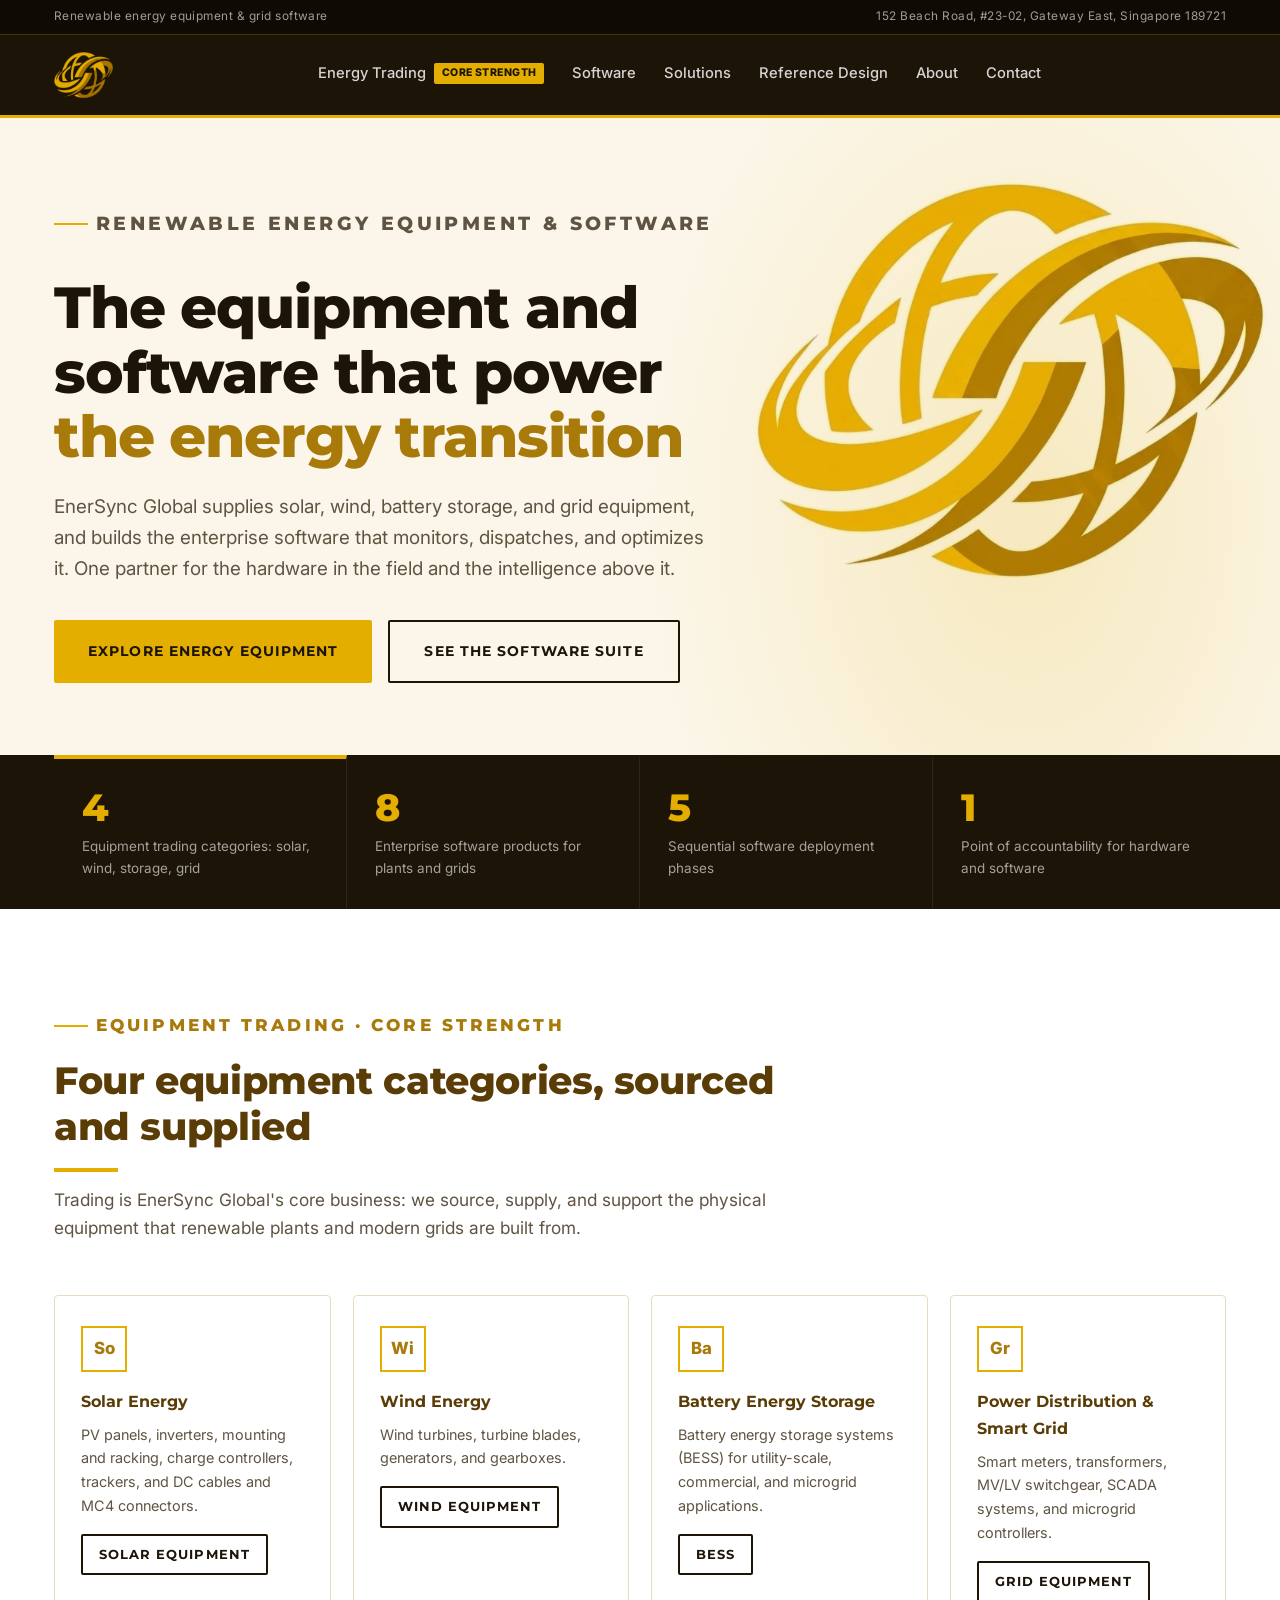
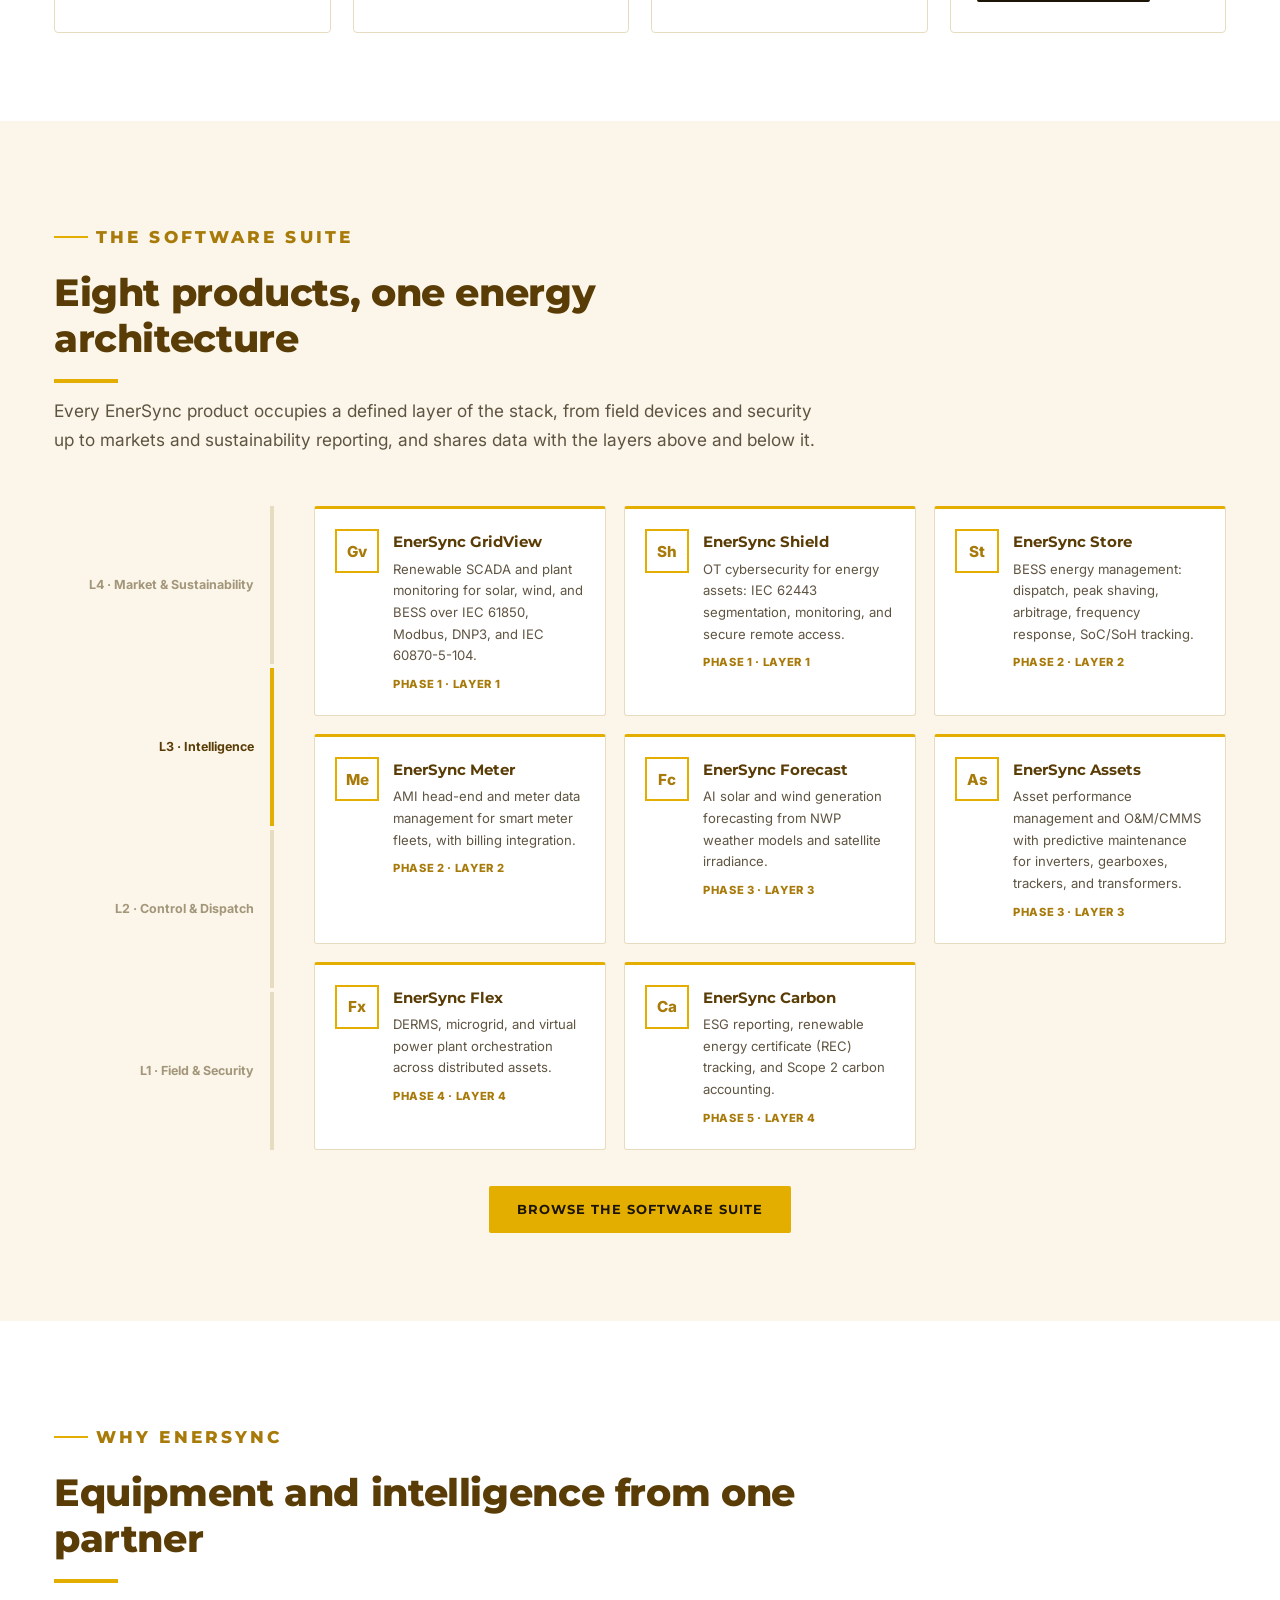
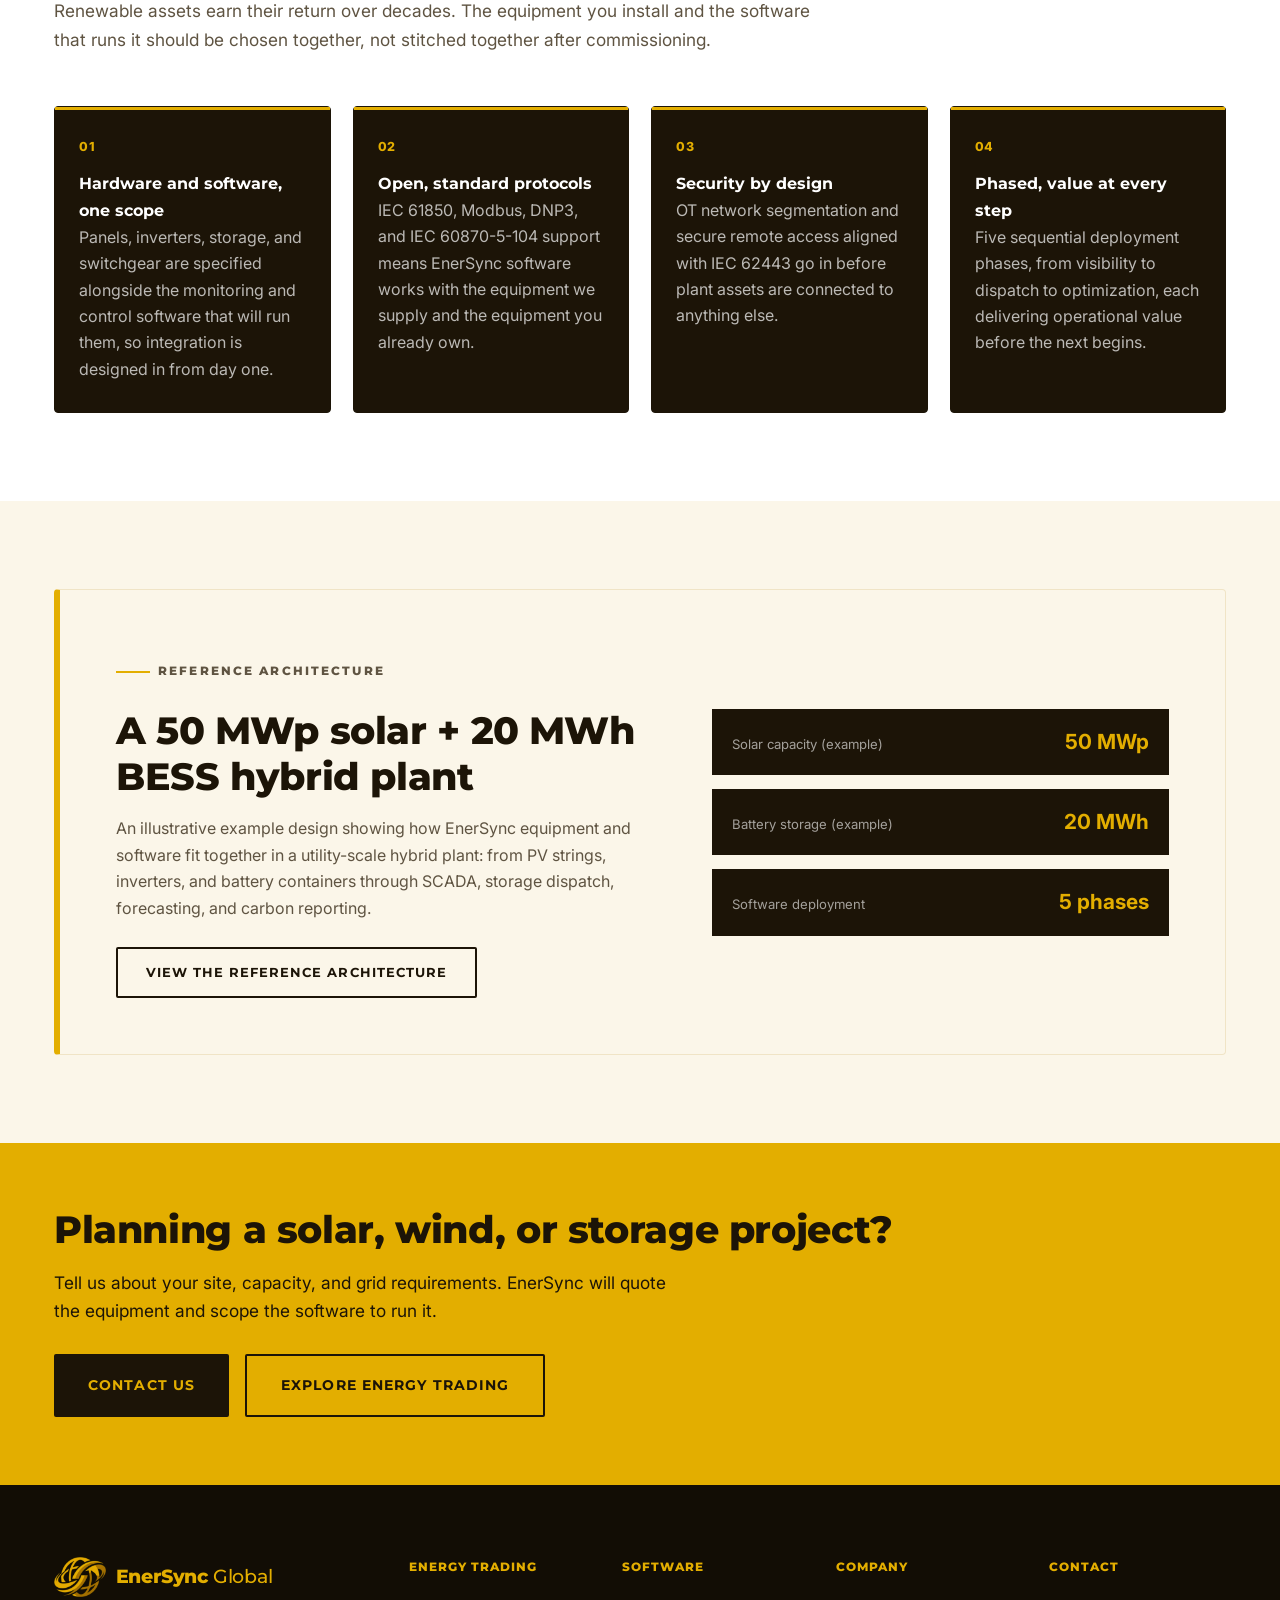
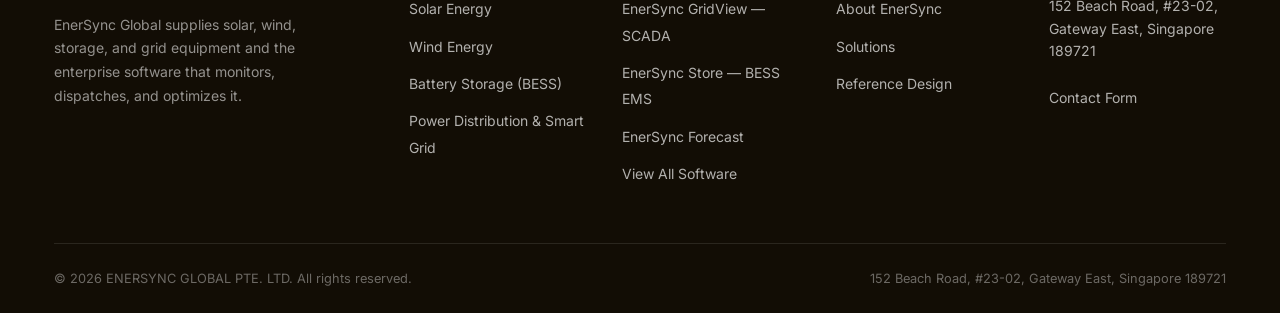
<file: index.html>
<!DOCTYPE html>
<html lang="en">
<head>
<meta charset="UTF-8">
<meta name="viewport" content="width=device-width, initial-scale=1.0">
<title>EnerSync Global | Renewable Energy Equipment &amp; Energy Software</title>
<meta name="description" content="EnerSync Global supplies solar, wind, battery energy storage, and smart grid equipment, and builds enterprise software for renewable plants and grids.">
<link rel="icon" type="image/png" href="images/favicon.png">
<link rel="preconnect" href="https://fonts.googleapis.com">
<link rel="preconnect" href="https://fonts.gstatic.com" crossorigin>
<link href="https://fonts.googleapis.com/css2?family=Inter:wght@400;500;600;700&family=Montserrat:wght@500;600;700;800&display=swap" rel="stylesheet">
<link rel="stylesheet" href="css/style.css">
</head>
<body>

<header class="site-header">
  <div class="topbar">
    <div class="wrap topbar-row">
      <span>Renewable energy equipment &amp; grid software</span>
      <span>152 Beach Road, #23-02, Gateway East, Singapore 189721</span>
    </div>
  </div>
  <div class="wrap header-row">
    <a href="index.html" class="brand-mark">
      <img src="images/logo-mark.png" alt="EnerSync Global logo">
      <span class="brand-word"><strong>EnerSync</strong> Global</span>
    </a>
    <nav class="main-nav">
      <a href="trading.html" class="nav-featured">Energy Trading <span class="nav-featured-tag">Core Strength</span></a>
      <a href="products.html">Software</a>
      <a href="solutions.html">Solutions</a>
      <a href="case-study.html">Reference Design</a>
      <a href="about.html">About</a>
      <a href="contact.html">Contact</a>
    </nav>
    <div class="header-actions">
      <button class="nav-toggle" aria-label="Toggle navigation menu" aria-expanded="false">
        <span></span><span></span><span></span>
      </button>
    </div>
  </div>
</header>

<main>

  <!-- HERO -->
  <section class="intro-hero">
    <div class="wrap">
      <div class="intro-hero-inner">
        <p class="eyebrow">Renewable Energy Equipment &amp; Software</p>
        <h1>The equipment and software that power <em>the energy transition</em></h1>
        <p>EnerSync Global supplies solar, wind, battery storage, and grid equipment, and builds the enterprise software that monitors, dispatches, and optimizes it. One partner for the hardware in the field and the intelligence above it.</p>
        <div class="intro-hero-ctas">
          <a href="trading.html" class="btn btn-fill btn-lg">Explore Energy Equipment</a>
          <a href="products.html" class="btn btn-ghost btn-lg">See the Software Suite</a>
        </div>
      </div>
    </div>
    <div class="metric-strip">
      <div class="wrap">
        <div class="metric-grid">
          <div class="metric-cell">
            <div class="metric-value"><span>4</span></div>
            <div class="metric-caption">Equipment trading categories: solar, wind, storage, grid</div>
          </div>
          <div class="metric-cell">
            <div class="metric-value"><span>8</span></div>
            <div class="metric-caption">Enterprise software products for plants and grids</div>
          </div>
          <div class="metric-cell">
            <div class="metric-value"><span>5</span></div>
            <div class="metric-caption">Sequential software deployment phases</div>
          </div>
          <div class="metric-cell">
            <div class="metric-value"><span>1</span></div>
            <div class="metric-caption">Point of accountability for hardware and software</div>
          </div>
        </div>
      </div>
    </div>
  </section>

  <!-- TRADING -->
  <section class="block">
    <div class="wrap">
      <div class="head-block centered">
        <p class="eyebrow">Equipment Trading · Core Strength</p>
        <h2>Four equipment categories, sourced and supplied</h2>
        <p>Trading is EnerSync Global's core business: we source, supply, and support the physical equipment that renewable plants and modern grids are built from.</p>
      </div>
      <div class="division-grid">
        <div class="division-card">
          <div class="division-card-mark">So</div>
          <h4>Solar Energy</h4>
          <p>PV panels, inverters, mounting and racking, charge controllers, trackers, and DC cables and MC4 connectors.</p>
          <a href="trading.html#solar" class="btn btn-line">Solar Equipment</a>
        </div>
        <div class="division-card">
          <div class="division-card-mark">Wi</div>
          <h4>Wind Energy</h4>
          <p>Wind turbines, turbine blades, generators, and gearboxes.</p>
          <a href="trading.html#wind" class="btn btn-line">Wind Equipment</a>
        </div>
        <div class="division-card">
          <div class="division-card-mark">Ba</div>
          <h4>Battery Energy Storage</h4>
          <p>Battery energy storage systems (BESS) for utility-scale, commercial, and microgrid applications.</p>
          <a href="trading.html#bess" class="btn btn-line">BESS</a>
        </div>
        <div class="division-card">
          <div class="division-card-mark">Gr</div>
          <h4>Power Distribution &amp; Smart Grid</h4>
          <p>Smart meters, transformers, MV/LV switchgear, SCADA systems, and microgrid controllers.</p>
          <a href="trading.html#grid" class="btn btn-line">Grid Equipment</a>
        </div>
      </div>
    </div>
  </section>

  <!-- SOFTWARE SUITE / 4-LAYER ARCHITECTURE -->
  <section class="block block-alt">
    <div class="wrap">
      <div class="head-block centered">
        <p class="eyebrow">The Software Suite</p>
        <h2>Eight products, one energy architecture</h2>
        <p>Every EnerSync product occupies a defined layer of the stack, from field devices and security up to markets and sustainability reporting, and shares data with the layers above and below it.</p>
      </div>
      <div class="stack-visual">
        <div class="stack-rail" aria-hidden="true">
          <div class="stack-rail-item">L4 · Market &amp; Sustainability</div>
          <div class="stack-rail-item is-current">L3 · Intelligence</div>
          <div class="stack-rail-item">L2 · Control &amp; Dispatch</div>
          <div class="stack-rail-item">L1 · Field &amp; Security</div>
        </div>
        <div class="suite-grid">
          <div class="suite-tile">
            <div class="suite-tile-mark">Gv</div>
            <div>
              <h4>EnerSync GridView</h4>
              <p>Renewable SCADA and plant monitoring for solar, wind, and BESS over IEC 61850, Modbus, DNP3, and IEC 60870-5-104.</p>
              <span class="suite-tile-phase">Phase 1 · Layer 1</span>
            </div>
          </div>
          <div class="suite-tile">
            <div class="suite-tile-mark">Sh</div>
            <div>
              <h4>EnerSync Shield</h4>
              <p>OT cybersecurity for energy assets: IEC 62443 segmentation, monitoring, and secure remote access.</p>
              <span class="suite-tile-phase">Phase 1 · Layer 1</span>
            </div>
          </div>
          <div class="suite-tile">
            <div class="suite-tile-mark">St</div>
            <div>
              <h4>EnerSync Store</h4>
              <p>BESS energy management: dispatch, peak shaving, arbitrage, frequency response, SoC/SoH tracking.</p>
              <span class="suite-tile-phase">Phase 2 · Layer 2</span>
            </div>
          </div>
          <div class="suite-tile">
            <div class="suite-tile-mark">Me</div>
            <div>
              <h4>EnerSync Meter</h4>
              <p>AMI head-end and meter data management for smart meter fleets, with billing integration.</p>
              <span class="suite-tile-phase">Phase 2 · Layer 2</span>
            </div>
          </div>
          <div class="suite-tile">
            <div class="suite-tile-mark">Fc</div>
            <div>
              <h4>EnerSync Forecast</h4>
              <p>AI solar and wind generation forecasting from NWP weather models and satellite irradiance.</p>
              <span class="suite-tile-phase">Phase 3 · Layer 3</span>
            </div>
          </div>
          <div class="suite-tile">
            <div class="suite-tile-mark">As</div>
            <div>
              <h4>EnerSync Assets</h4>
              <p>Asset performance management and O&amp;M/CMMS with predictive maintenance for inverters, gearboxes, trackers, and transformers.</p>
              <span class="suite-tile-phase">Phase 3 · Layer 3</span>
            </div>
          </div>
          <div class="suite-tile">
            <div class="suite-tile-mark">Fx</div>
            <div>
              <h4>EnerSync Flex</h4>
              <p>DERMS, microgrid, and virtual power plant orchestration across distributed assets.</p>
              <span class="suite-tile-phase">Phase 4 · Layer 4</span>
            </div>
          </div>
          <div class="suite-tile">
            <div class="suite-tile-mark">Ca</div>
            <div>
              <h4>EnerSync Carbon</h4>
              <p>ESG reporting, renewable energy certificate (REC) tracking, and Scope 2 carbon accounting.</p>
              <span class="suite-tile-phase">Phase 5 · Layer 4</span>
            </div>
          </div>
        </div>
      </div>
      <div class="center" style="margin-top:36px;">
        <a href="products.html" class="btn btn-fill">Browse the Software Suite</a>
      </div>
    </div>
  </section>

  <!-- WHY ENERSYNC -->
  <section class="block">
    <div class="wrap">
      <div class="head-block centered">
        <p class="eyebrow">Why EnerSync</p>
        <h2>Equipment and intelligence from one partner</h2>
        <p>Renewable assets earn their return over decades. The equipment you install and the software that runs it should be chosen together, not stitched together after commissioning.</p>
      </div>
      <div class="diff-grid">
        <div class="diff-card">
          <span class="diff-num">01</span>
          <h4>Hardware and software, one scope</h4>
          <p>Panels, inverters, storage, and switchgear are specified alongside the monitoring and control software that will run them, so integration is designed in from day one.</p>
        </div>
        <div class="diff-card">
          <span class="diff-num">02</span>
          <h4>Open, standard protocols</h4>
          <p>IEC 61850, Modbus, DNP3, and IEC 60870-5-104 support means EnerSync software works with the equipment we supply and the equipment you already own.</p>
        </div>
        <div class="diff-card">
          <span class="diff-num">03</span>
          <h4>Security by design</h4>
          <p>OT network segmentation and secure remote access aligned with IEC 62443 go in before plant assets are connected to anything else.</p>
        </div>
        <div class="diff-card">
          <span class="diff-num">04</span>
          <h4>Phased, value at every step</h4>
          <p>Five sequential deployment phases, from visibility to dispatch to optimization, each delivering operational value before the next begins.</p>
        </div>
      </div>
    </div>
  </section>

  <!-- REFERENCE ARCHITECTURE TEASER -->
  <section class="block block-alt">
    <div class="wrap">
      <div class="teaser-panel">
        <div class="teaser-copy">
          <p class="eyebrow">Reference Architecture</p>
          <h2>A 50 MWp solar + 20 MWh BESS hybrid plant</h2>
          <p>An illustrative example design showing how EnerSync equipment and software fit together in a utility-scale hybrid plant: from PV strings, inverters, and battery containers through SCADA, storage dispatch, forecasting, and carbon reporting.</p>
          <a href="case-study.html" class="btn btn-line">View the Reference Architecture</a>
        </div>
        <div class="teaser-figures">
          <div class="teaser-figure"><span>Solar capacity (example)</span><strong>50 MWp</strong></div>
          <div class="teaser-figure"><span>Battery storage (example)</span><strong>20 MWh</strong></div>
          <div class="teaser-figure"><span>Software deployment</span><strong>5 phases</strong></div>
        </div>
      </div>
    </div>
  </section>

  <section class="cta-banner">
    <div class="wrap">
      <h2>Planning a solar, wind, or storage project?</h2>
      <p>Tell us about your site, capacity, and grid requirements. EnerSync will quote the equipment and scope the software to run it.</p>
      <div class="cta-banner-actions">
        <a href="contact.html" class="btn btn-fill btn-lg">Contact Us</a>
        <a href="trading.html" class="btn btn-ghost btn-lg">Explore Energy Trading</a>
      </div>
    </div>
  </section>

</main>

<footer class="site-footer">
  <div class="wrap">
    <div class="footer-grid">
      <div class="footer-brand">
        <div class="footer-logo"><img src="images/logo-mark.png" alt="EnerSync Global logo"><span class="brand-word"><strong>EnerSync</strong> Global</span></div>
        <p>EnerSync Global supplies solar, wind, storage, and grid equipment and the enterprise software that monitors, dispatches, and optimizes it.</p>
      </div>
      <div class="footer-col">
        <h5>Energy Trading</h5>
        <ul>
          <li><a href="trading.html#solar">Solar Energy</a></li>
          <li><a href="trading.html#wind">Wind Energy</a></li>
          <li><a href="trading.html#bess">Battery Storage (BESS)</a></li>
          <li><a href="trading.html#grid">Power Distribution &amp; Smart Grid</a></li>
        </ul>
      </div>
      <div class="footer-col">
        <h5>Software</h5>
        <ul>
          <li><a href="products.html">EnerSync GridView — SCADA</a></li>
          <li><a href="products.html">EnerSync Store — BESS EMS</a></li>
          <li><a href="products.html">EnerSync Forecast</a></li>
          <li><a href="products.html">View All Software</a></li>
        </ul>
      </div>
      <div class="footer-col">
        <h5>Company</h5>
        <ul>
          <li><a href="about.html">About EnerSync</a></li>
          <li><a href="solutions.html">Solutions</a></li>
          <li><a href="case-study.html">Reference Design</a></li>
        </ul>
      </div>
      <div class="footer-col">
        <h5>Contact</h5>
        <ul>
          <li class="footer-address">152 Beach Road, #23-02, Gateway East, Singapore 189721</li>
          <li><a href="mailto:"></a></li>
          <li><a href="contact.html">Contact Form</a></li>
        </ul>
      </div>
    </div>
    <div class="footer-base">
      <p>&copy; 2026 ENERSYNC GLOBAL PTE. LTD. All rights reserved.</p>
      <p>152 Beach Road, #23-02, Gateway East, Singapore 189721</p>
    </div>
  </div>
</footer>

<script src="js/main.js"></script>
</body>
</html>
</file>
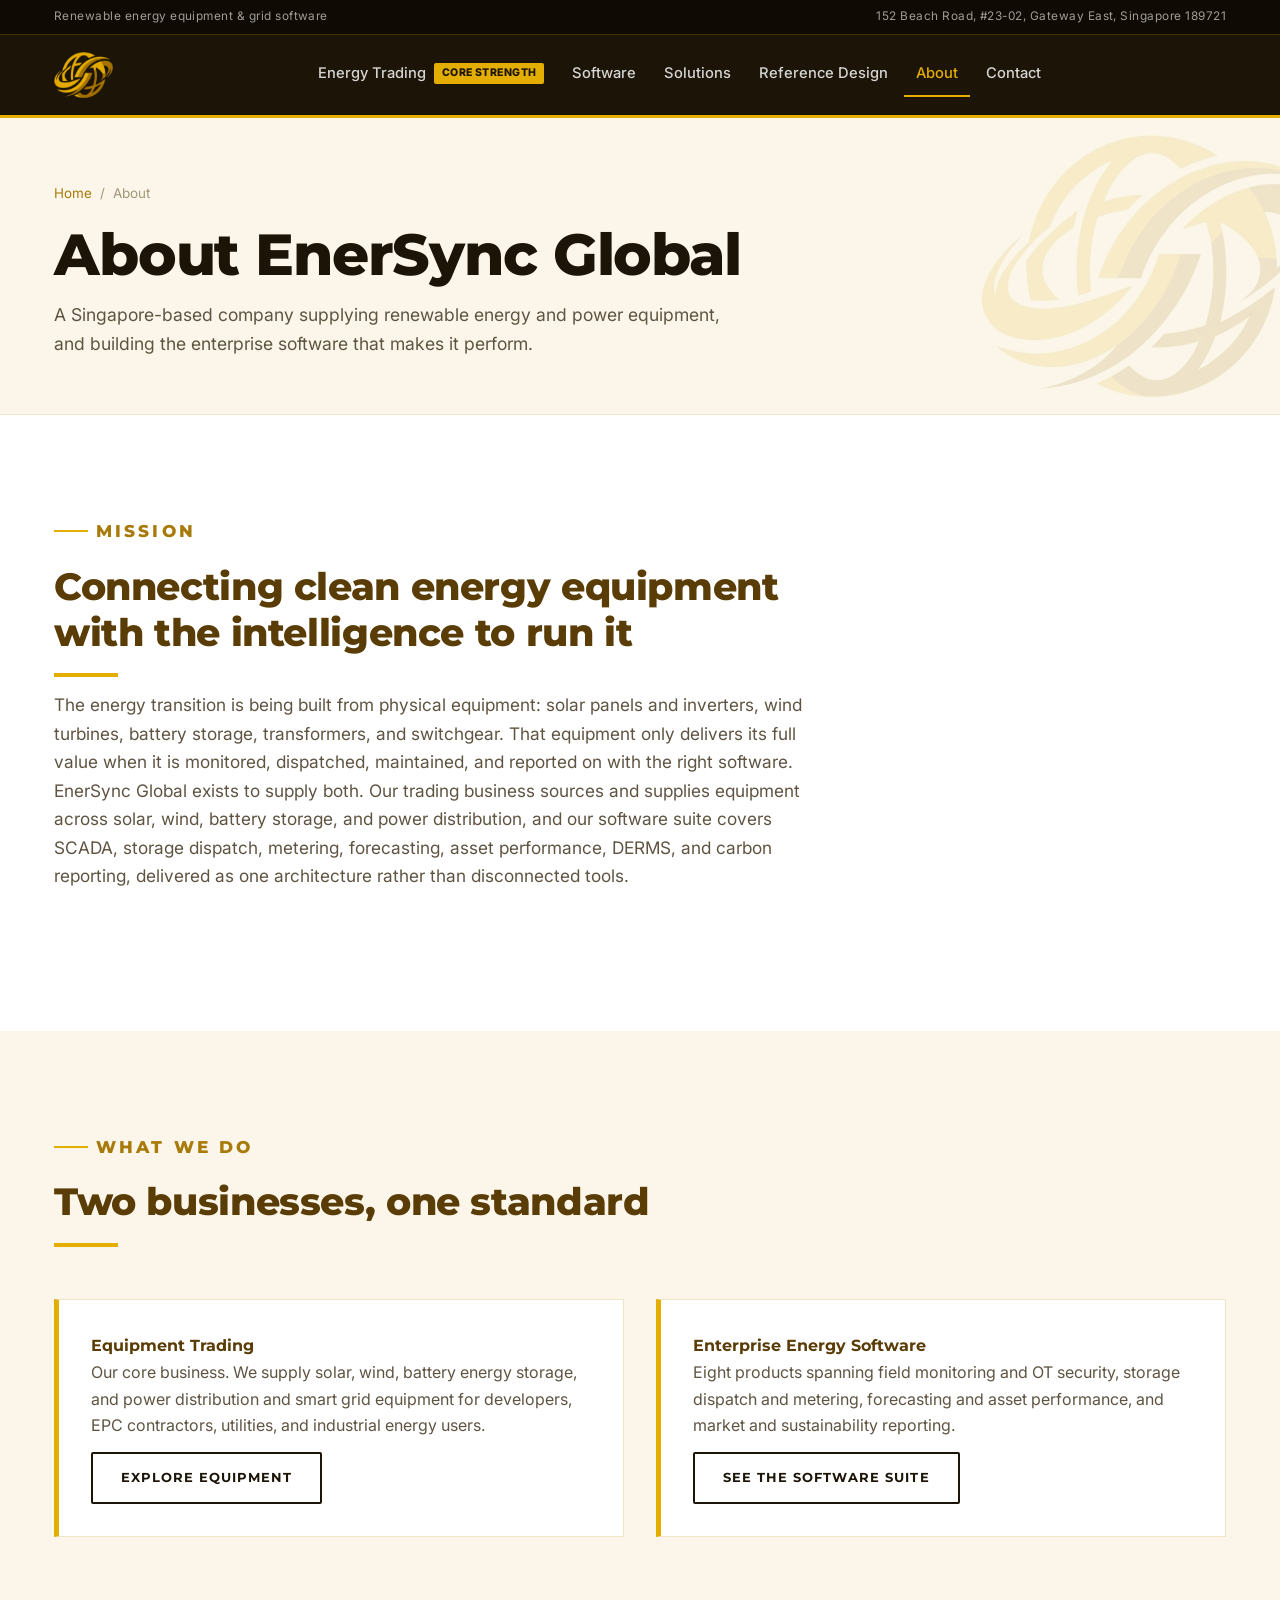
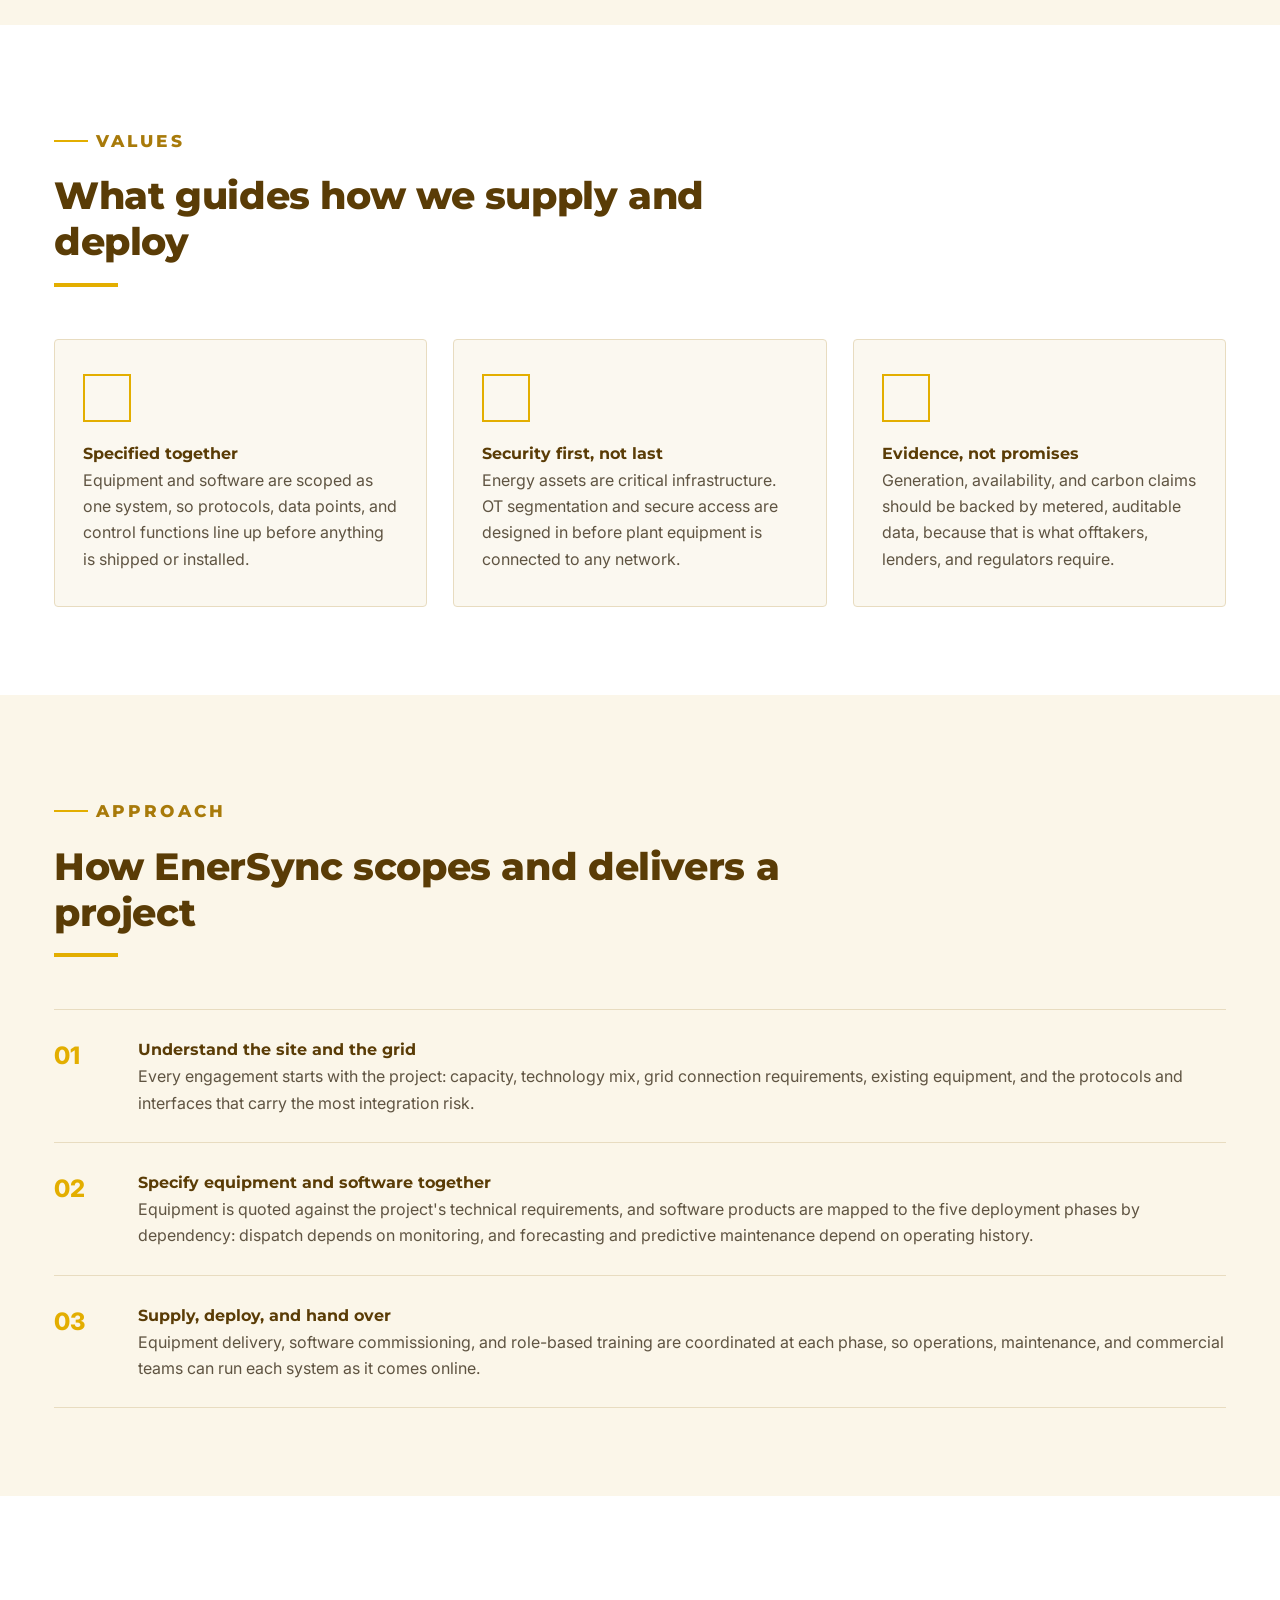
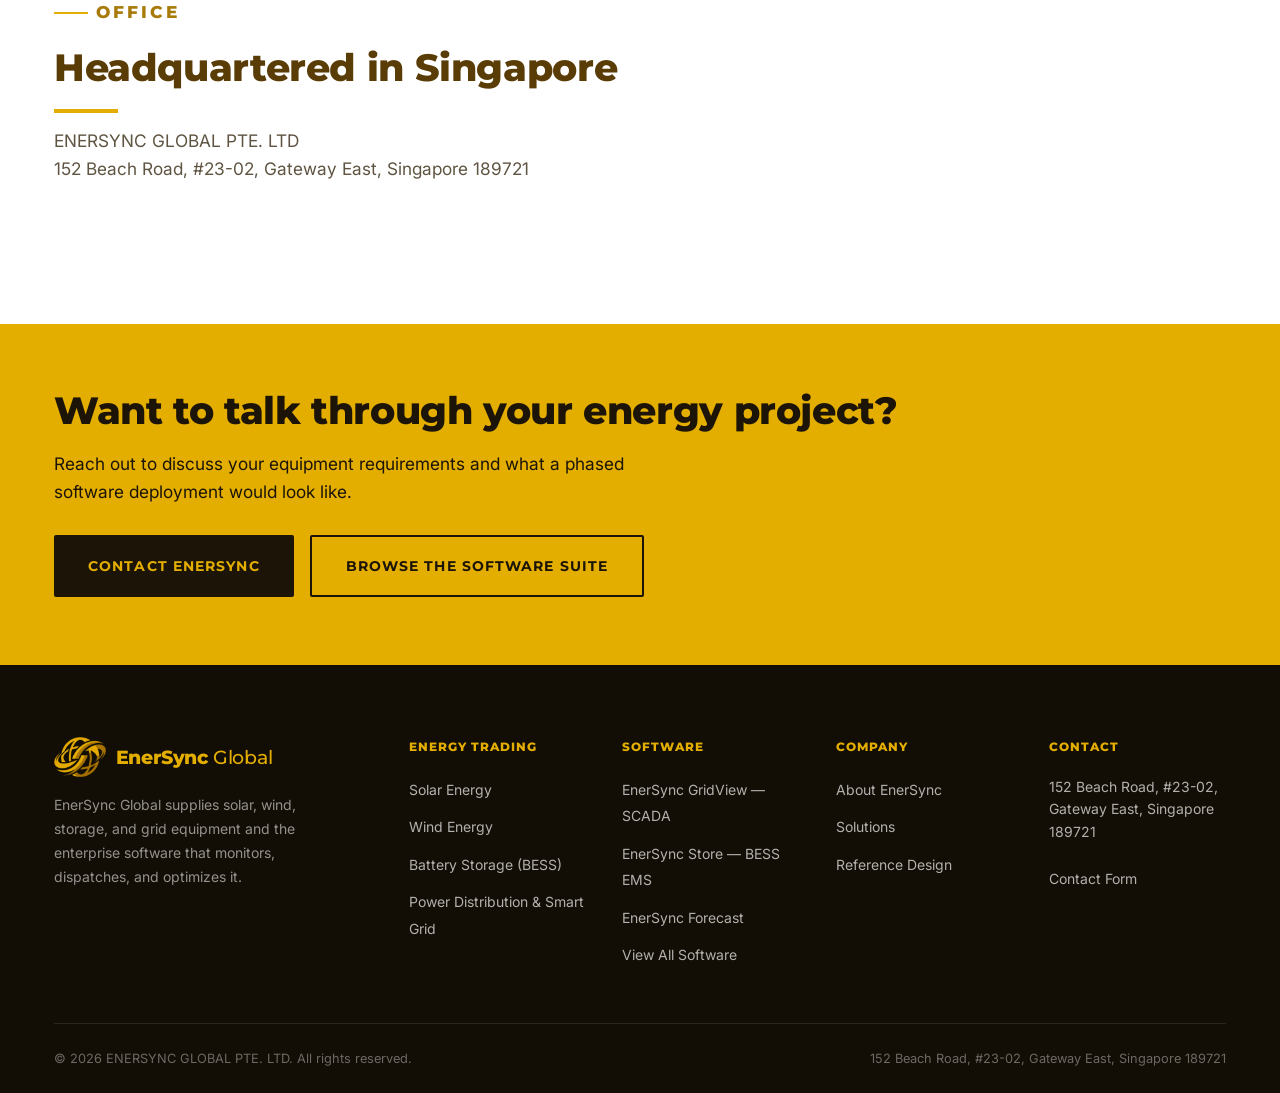
<file: about.html>
<!DOCTYPE html>
<html lang="en">
<head>
<meta charset="UTF-8">
<meta name="viewport" content="width=device-width, initial-scale=1.0">
<title>About | EnerSync Global</title>
<meta name="description" content="EnerSync Global is a Singapore-based company supplying renewable energy and power equipment and building enterprise software for renewable plants and grids.">
<link rel="icon" type="image/png" href="images/favicon.png">
<link rel="preconnect" href="https://fonts.googleapis.com">
<link rel="preconnect" href="https://fonts.gstatic.com" crossorigin>
<link href="https://fonts.googleapis.com/css2?family=Inter:wght@400;500;600;700&family=Montserrat:wght@500;600;700;800&display=swap" rel="stylesheet">
<link rel="stylesheet" href="css/style.css">
</head>
<body>

<header class="site-header">
  <div class="topbar">
    <div class="wrap topbar-row">
      <span>Renewable energy equipment &amp; grid software</span>
      <span>152 Beach Road, #23-02, Gateway East, Singapore 189721</span>
    </div>
  </div>
  <div class="wrap header-row">
    <a href="index.html" class="brand-mark">
      <img src="images/logo-mark.png" alt="EnerSync Global logo">
      <span class="brand-word"><strong>EnerSync</strong> Global</span>
    </a>
    <nav class="main-nav">
      <a href="trading.html" class="nav-featured">Energy Trading <span class="nav-featured-tag">Core Strength</span></a>
      <a href="products.html">Software</a>
      <a href="solutions.html">Solutions</a>
      <a href="case-study.html">Reference Design</a>
      <a href="about.html">About</a>
      <a href="contact.html">Contact</a>
    </nav>
    <div class="header-actions">
      <button class="nav-toggle" aria-label="Toggle navigation menu" aria-expanded="false">
        <span></span><span></span><span></span>
      </button>
    </div>
  </div>
</header>

<main>

  <section class="page-intro">
    <div class="wrap">
      <div class="crumb-trail"><a href="index.html">Home</a><span>/</span><span>About</span></div>
      <h1>About EnerSync Global</h1>
      <p>A Singapore-based company supplying renewable energy and power equipment, and building the enterprise software that makes it perform.</p>
    </div>
  </section>

  <section class="block">
    <div class="wrap">
      <div class="head-block">
        <p class="eyebrow">Mission</p>
        <h2>Connecting clean energy equipment with the intelligence to run it</h2>
        <p style="max-width:760px; margin-top:14px;">The energy transition is being built from physical equipment: solar panels and inverters, wind turbines, battery storage, transformers, and switchgear. That equipment only delivers its full value when it is monitored, dispatched, maintained, and reported on with the right software. EnerSync Global exists to supply both. Our trading business sources and supplies equipment across solar, wind, battery storage, and power distribution, and our software suite covers SCADA, storage dispatch, metering, forecasting, asset performance, DERMS, and carbon reporting, delivered as one architecture rather than disconnected tools.</p>
      </div>
    </div>
  </section>

  <section class="block block-alt">
    <div class="wrap">
      <div class="head-block centered">
        <p class="eyebrow">What We Do</p>
        <h2>Two businesses, one standard</h2>
      </div>
      <div class="tile-row-2">
        <div class="callout-block">
          <h4>Equipment Trading</h4>
          <p>Our core business. We supply solar, wind, battery energy storage, and power distribution and smart grid equipment for developers, EPC contractors, utilities, and industrial energy users.</p>
          <p style="margin-top:14px;"><a href="trading.html" class="btn btn-line">Explore Equipment</a></p>
        </div>
        <div class="callout-block">
          <h4>Enterprise Energy Software</h4>
          <p>Eight products spanning field monitoring and OT security, storage dispatch and metering, forecasting and asset performance, and market and sustainability reporting.</p>
          <p style="margin-top:14px;"><a href="products.html" class="btn btn-line">See the Software Suite</a></p>
        </div>
      </div>
    </div>
  </section>

  <section class="block">
    <div class="wrap">
      <div class="head-block centered">
        <p class="eyebrow">Values</p>
        <h2>What guides how we supply and deploy</h2>
      </div>
      <div class="value-grid">
        <div class="value-tile">
          <div class="value-tile-mark"></div>
          <h4>Specified together</h4>
          <p>Equipment and software are scoped as one system, so protocols, data points, and control functions line up before anything is shipped or installed.</p>
        </div>
        <div class="value-tile">
          <div class="value-tile-mark"></div>
          <h4>Security first, not last</h4>
          <p>Energy assets are critical infrastructure. OT segmentation and secure access are designed in before plant equipment is connected to any network.</p>
        </div>
        <div class="value-tile">
          <div class="value-tile-mark"></div>
          <h4>Evidence, not promises</h4>
          <p>Generation, availability, and carbon claims should be backed by metered, auditable data, because that is what offtakers, lenders, and regulators require.</p>
        </div>
      </div>
    </div>
  </section>

  <section class="block block-alt">
    <div class="wrap">
      <div class="head-block centered">
        <p class="eyebrow">Approach</p>
        <h2>How EnerSync scopes and delivers a project</h2>
      </div>
      <div class="approach-list">
        <div class="approach-row">
          <strong class="idx">01</strong>
          <div>
            <h4>Understand the site and the grid</h4>
            <p>Every engagement starts with the project: capacity, technology mix, grid connection requirements, existing equipment, and the protocols and interfaces that carry the most integration risk.</p>
          </div>
        </div>
        <div class="approach-row">
          <strong class="idx">02</strong>
          <div>
            <h4>Specify equipment and software together</h4>
            <p>Equipment is quoted against the project's technical requirements, and software products are mapped to the five deployment phases by dependency: dispatch depends on monitoring, and forecasting and predictive maintenance depend on operating history.</p>
          </div>
        </div>
        <div class="approach-row">
          <strong class="idx">03</strong>
          <div>
            <h4>Supply, deploy, and hand over</h4>
            <p>Equipment delivery, software commissioning, and role-based training are coordinated at each phase, so operations, maintenance, and commercial teams can run each system as it comes online.</p>
          </div>
        </div>
      </div>
    </div>
  </section>

  <section class="block">
    <div class="wrap">
      <div class="head-block centered">
        <p class="eyebrow">Office</p>
        <h2>Headquartered in Singapore</h2>
        <p>ENERSYNC GLOBAL PTE. LTD<br>152 Beach Road, #23-02, Gateway East, Singapore 189721</p>
      </div>
    </div>
  </section>

  <section class="cta-banner">
    <div class="wrap">
      <h2>Want to talk through your energy project?</h2>
      <p>Reach out to discuss your equipment requirements and what a phased software deployment would look like.</p>
      <div class="cta-banner-actions">
        <a href="contact.html" class="btn btn-fill btn-lg">Contact EnerSync</a>
        <a href="products.html" class="btn btn-ghost btn-lg">Browse the Software Suite</a>
      </div>
    </div>
  </section>

</main>

<footer class="site-footer">
  <div class="wrap">
    <div class="footer-grid">
      <div class="footer-brand">
        <div class="footer-logo"><img src="images/logo-mark.png" alt="EnerSync Global logo"><span class="brand-word"><strong>EnerSync</strong> Global</span></div>
        <p>EnerSync Global supplies solar, wind, storage, and grid equipment and the enterprise software that monitors, dispatches, and optimizes it.</p>
      </div>
      <div class="footer-col">
        <h5>Energy Trading</h5>
        <ul>
          <li><a href="trading.html#solar">Solar Energy</a></li>
          <li><a href="trading.html#wind">Wind Energy</a></li>
          <li><a href="trading.html#bess">Battery Storage (BESS)</a></li>
          <li><a href="trading.html#grid">Power Distribution &amp; Smart Grid</a></li>
        </ul>
      </div>
      <div class="footer-col">
        <h5>Software</h5>
        <ul>
          <li><a href="products.html">EnerSync GridView — SCADA</a></li>
          <li><a href="products.html">EnerSync Store — BESS EMS</a></li>
          <li><a href="products.html">EnerSync Forecast</a></li>
          <li><a href="products.html">View All Software</a></li>
        </ul>
      </div>
      <div class="footer-col">
        <h5>Company</h5>
        <ul>
          <li><a href="about.html">About EnerSync</a></li>
          <li><a href="solutions.html">Solutions</a></li>
          <li><a href="case-study.html">Reference Design</a></li>
        </ul>
      </div>
      <div class="footer-col">
        <h5>Contact</h5>
        <ul>
          <li class="footer-address">152 Beach Road, #23-02, Gateway East, Singapore 189721</li>
          <li><a href="mailto:"></a></li>
          <li><a href="contact.html">Contact Form</a></li>
        </ul>
      </div>
    </div>
    <div class="footer-base">
      <p>&copy; 2026 ENERSYNC GLOBAL PTE. LTD. All rights reserved.</p>
      <p>152 Beach Road, #23-02, Gateway East, Singapore 189721</p>
    </div>
  </div>
</footer>

<script src="js/main.js"></script>
</body>
</html>
</file>
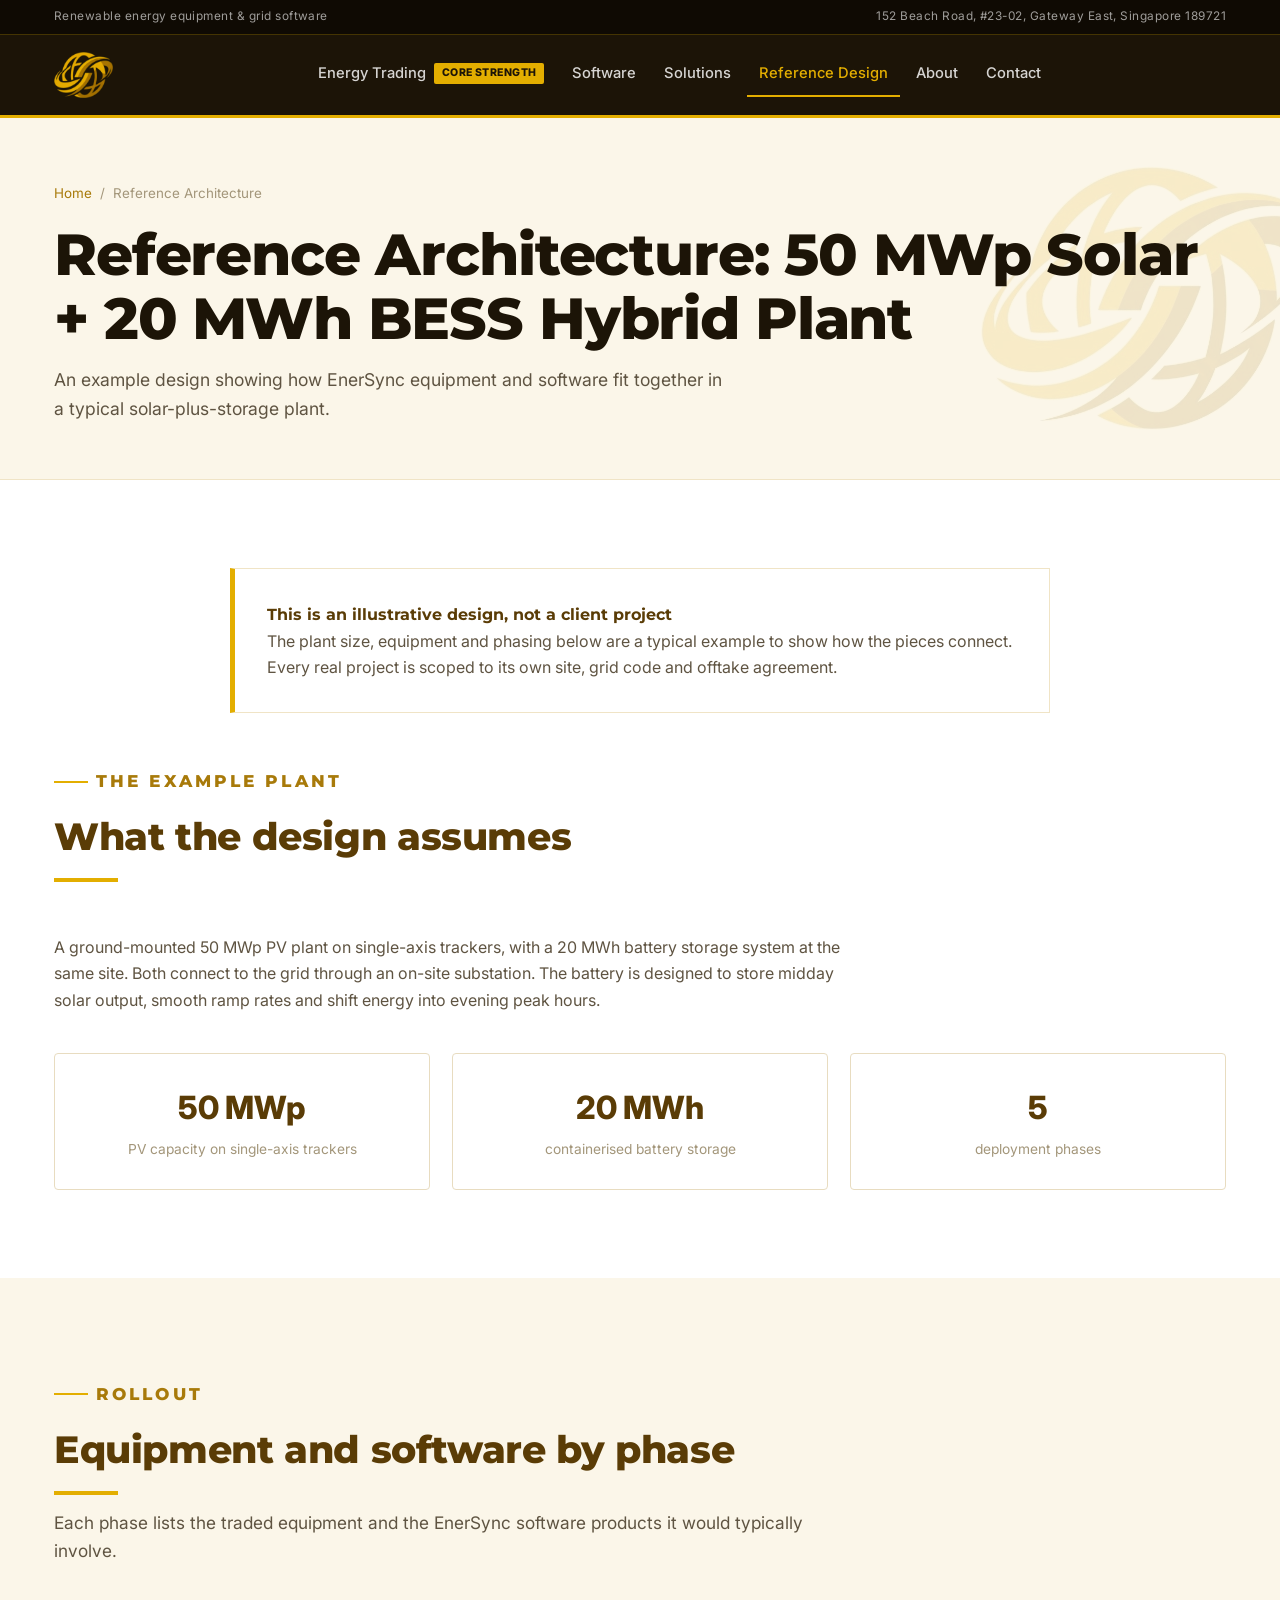
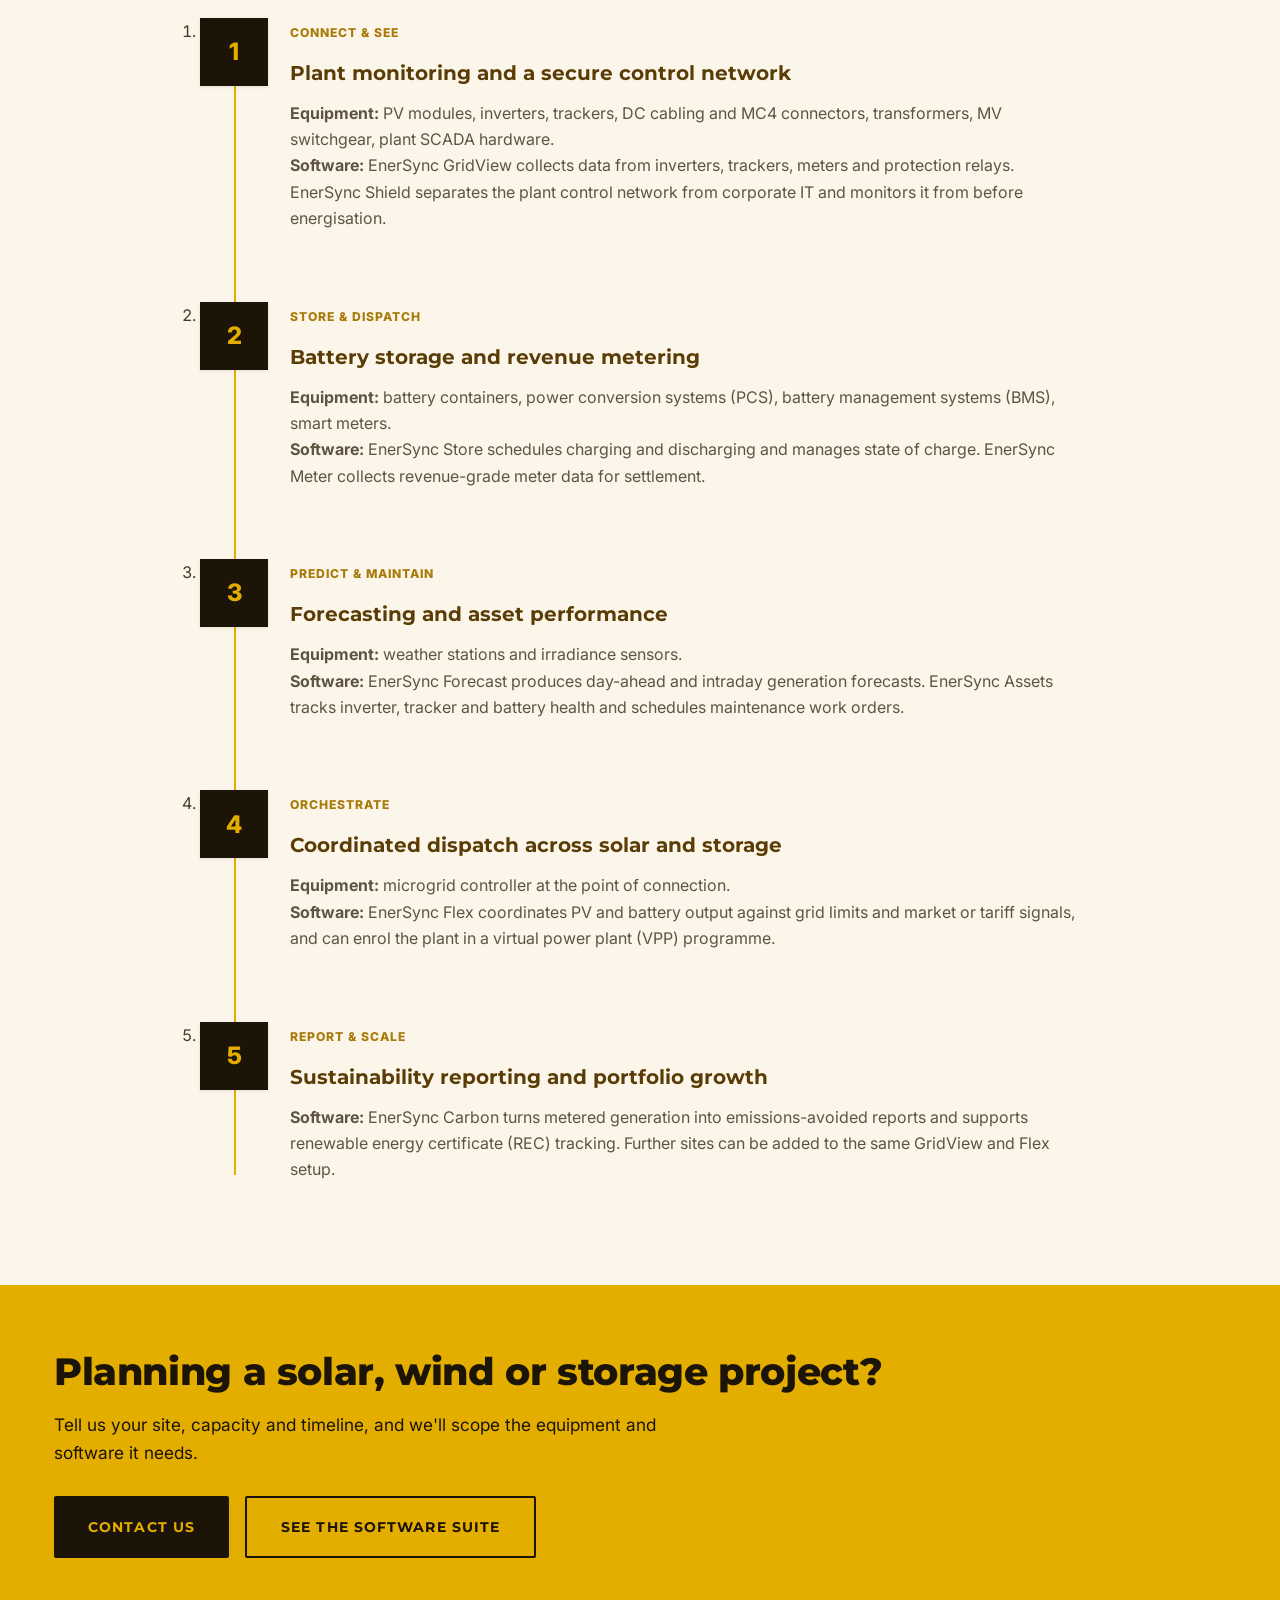
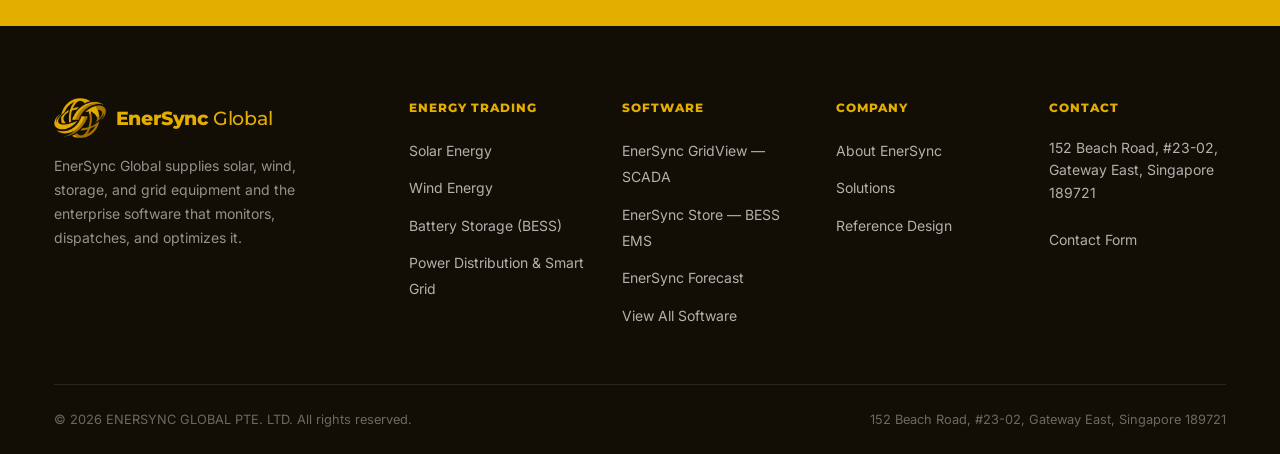
<file: case-study.html>
<!DOCTYPE html>
<html lang="en">
<head>
<meta charset="UTF-8">
<meta name="viewport" content="width=device-width, initial-scale=1.0">
<title>Reference Architecture: 50 MWp Solar + 20 MWh BESS Hybrid Plant | EnerSync Global</title>
<meta name="description" content="An illustrative reference design showing how EnerSync equipment and software fit together in a 50 MWp solar plus 20 MWh battery storage hybrid plant.">
<link rel="icon" type="image/png" href="images/favicon.png">
<link rel="preconnect" href="https://fonts.googleapis.com">
<link rel="preconnect" href="https://fonts.gstatic.com" crossorigin>
<link href="https://fonts.googleapis.com/css2?family=Inter:wght@400;500;600;700&family=Montserrat:wght@500;600;700;800&display=swap" rel="stylesheet">
<link rel="stylesheet" href="css/style.css">
</head>
<body>

<header class="site-header">
  <div class="topbar">
    <div class="wrap topbar-row">
      <span>Renewable energy equipment &amp; grid software</span>
      <span>152 Beach Road, #23-02, Gateway East, Singapore 189721</span>
    </div>
  </div>
  <div class="wrap header-row">
    <a href="index.html" class="brand-mark">
      <img src="images/logo-mark.png" alt="EnerSync Global logo">
      <span class="brand-word"><strong>EnerSync</strong> Global</span>
    </a>
    <nav class="main-nav">
      <a href="trading.html" class="nav-featured">Energy Trading <span class="nav-featured-tag">Core Strength</span></a>
      <a href="products.html">Software</a>
      <a href="solutions.html">Solutions</a>
      <a href="case-study.html">Reference Design</a>
      <a href="about.html">About</a>
      <a href="contact.html">Contact</a>
    </nav>
    <div class="header-actions">
      <button class="nav-toggle" aria-label="Toggle navigation menu" aria-expanded="false">
        <span></span><span></span><span></span>
      </button>
    </div>
  </div>
</header>

<main>

  <section class="page-intro">
    <div class="wrap">
      <div class="crumb-trail"><a href="index.html">Home</a><span>/</span><span>Reference Architecture</span></div>
      <h1>Reference Architecture: 50 MWp Solar + 20 MWh BESS Hybrid Plant</h1>
      <p>An example design showing how EnerSync equipment and software fit together in a typical solar-plus-storage plant.</p>
    </div>
  </section>

  <section class="block">
    <div class="wrap">
      <div class="callout-block" style="max-width:820px; margin:0 auto 40px;">
        <h4>This is an illustrative design, not a client project</h4>
        <p>The plant size, equipment and phasing below are a typical example to show how the pieces connect. Every real project is scoped to its own site, grid code and offtake agreement.</p>
      </div>
      <div class="head-block">
        <p class="eyebrow">The Example Plant</p>
        <h2>What the design assumes</h2>
      </div>
      <p style="max-width:820px; margin-bottom:20px;">A ground-mounted 50 MWp PV plant on single-axis trackers, with a 20 MWh battery storage system at the same site. Both connect to the grid through an on-site substation. The battery is designed to store midday solar output, smooth ramp rates and shift energy into evening peak hours.</p>

      <div class="figure-grid" style="margin-top:40px;">
        <div class="figure-card">
          <strong>50 MWp</strong>
          <span>PV capacity on single-axis trackers</span>
        </div>
        <div class="figure-card">
          <strong>20 MWh</strong>
          <span>containerised battery storage</span>
        </div>
        <div class="figure-card">
          <strong>5</strong>
          <span>deployment phases</span>
        </div>
      </div>
    </div>
  </section>

  <section class="block block-alt">
    <div class="wrap">
      <div class="head-block centered">
        <p class="eyebrow">Rollout</p>
        <h2>Equipment and software by phase</h2>
        <p>Each phase lists the traded equipment and the EnerSync software products it would typically involve.</p>
      </div>
      <ol class="phase-timeline">
        <li class="phase-track-item">
          <div class="phase-track-num">1</div>
          <p class="phase-track-tag">Connect &amp; See</p>
          <h3>Plant monitoring and a secure control network</h3>
          <p><strong>Equipment:</strong> PV modules, inverters, trackers, DC cabling and MC4 connectors, transformers, MV switchgear, plant SCADA hardware.<br><strong>Software:</strong> EnerSync GridView collects data from inverters, trackers, meters and protection relays. EnerSync Shield separates the plant control network from corporate IT and monitors it from before energisation.</p>
        </li>
        <li class="phase-track-item">
          <div class="phase-track-num">2</div>
          <p class="phase-track-tag">Store &amp; Dispatch</p>
          <h3>Battery storage and revenue metering</h3>
          <p><strong>Equipment:</strong> battery containers, power conversion systems (PCS), battery management systems (BMS), smart meters.<br><strong>Software:</strong> EnerSync Store schedules charging and discharging and manages state of charge. EnerSync Meter collects revenue-grade meter data for settlement.</p>
        </li>
        <li class="phase-track-item">
          <div class="phase-track-num">3</div>
          <p class="phase-track-tag">Predict &amp; Maintain</p>
          <h3>Forecasting and asset performance</h3>
          <p><strong>Equipment:</strong> weather stations and irradiance sensors.<br><strong>Software:</strong> EnerSync Forecast produces day-ahead and intraday generation forecasts. EnerSync Assets tracks inverter, tracker and battery health and schedules maintenance work orders.</p>
        </li>
        <li class="phase-track-item">
          <div class="phase-track-num">4</div>
          <p class="phase-track-tag">Orchestrate</p>
          <h3>Coordinated dispatch across solar and storage</h3>
          <p><strong>Equipment:</strong> microgrid controller at the point of connection.<br><strong>Software:</strong> EnerSync Flex coordinates PV and battery output against grid limits and market or tariff signals, and can enrol the plant in a virtual power plant (VPP) programme.</p>
        </li>
        <li class="phase-track-item">
          <div class="phase-track-num">5</div>
          <p class="phase-track-tag">Report &amp; Scale</p>
          <h3>Sustainability reporting and portfolio growth</h3>
          <p><strong>Software:</strong> EnerSync Carbon turns metered generation into emissions-avoided reports and supports renewable energy certificate (REC) tracking. Further sites can be added to the same GridView and Flex setup.</p>
        </li>
      </ol>
    </div>
  </section>

  <section class="cta-banner">
    <div class="wrap">
      <h2>Planning a solar, wind or storage project?</h2>
      <p>Tell us your site, capacity and timeline, and we'll scope the equipment and software it needs.</p>
      <div class="cta-banner-actions">
        <a href="contact.html" class="btn btn-fill btn-lg">Contact Us</a>
        <a href="products.html" class="btn btn-ghost btn-lg">See the Software Suite</a>
      </div>
    </div>
  </section>

</main>

<footer class="site-footer">
  <div class="wrap">
    <div class="footer-grid">
      <div class="footer-brand">
        <div class="footer-logo"><img src="images/logo-mark.png" alt="EnerSync Global logo"><span class="brand-word"><strong>EnerSync</strong> Global</span></div>
        <p>EnerSync Global supplies solar, wind, storage, and grid equipment and the enterprise software that monitors, dispatches, and optimizes it.</p>
      </div>
      <div class="footer-col">
        <h5>Energy Trading</h5>
        <ul>
          <li><a href="trading.html#solar">Solar Energy</a></li>
          <li><a href="trading.html#wind">Wind Energy</a></li>
          <li><a href="trading.html#bess">Battery Storage (BESS)</a></li>
          <li><a href="trading.html#grid">Power Distribution &amp; Smart Grid</a></li>
        </ul>
      </div>
      <div class="footer-col">
        <h5>Software</h5>
        <ul>
          <li><a href="products.html">EnerSync GridView — SCADA</a></li>
          <li><a href="products.html">EnerSync Store — BESS EMS</a></li>
          <li><a href="products.html">EnerSync Forecast</a></li>
          <li><a href="products.html">View All Software</a></li>
        </ul>
      </div>
      <div class="footer-col">
        <h5>Company</h5>
        <ul>
          <li><a href="about.html">About EnerSync</a></li>
          <li><a href="solutions.html">Solutions</a></li>
          <li><a href="case-study.html">Reference Design</a></li>
        </ul>
      </div>
      <div class="footer-col">
        <h5>Contact</h5>
        <ul>
          <li class="footer-address">152 Beach Road, #23-02, Gateway East, Singapore 189721</li>
          <li><a href="mailto:"></a></li>
          <li><a href="contact.html">Contact Form</a></li>
        </ul>
      </div>
    </div>
    <div class="footer-base">
      <p>&copy; 2026 ENERSYNC GLOBAL PTE. LTD. All rights reserved.</p>
      <p>152 Beach Road, #23-02, Gateway East, Singapore 189721</p>
    </div>
  </div>
</footer>

<script src="js/main.js"></script>
</body>
</html>
</file>
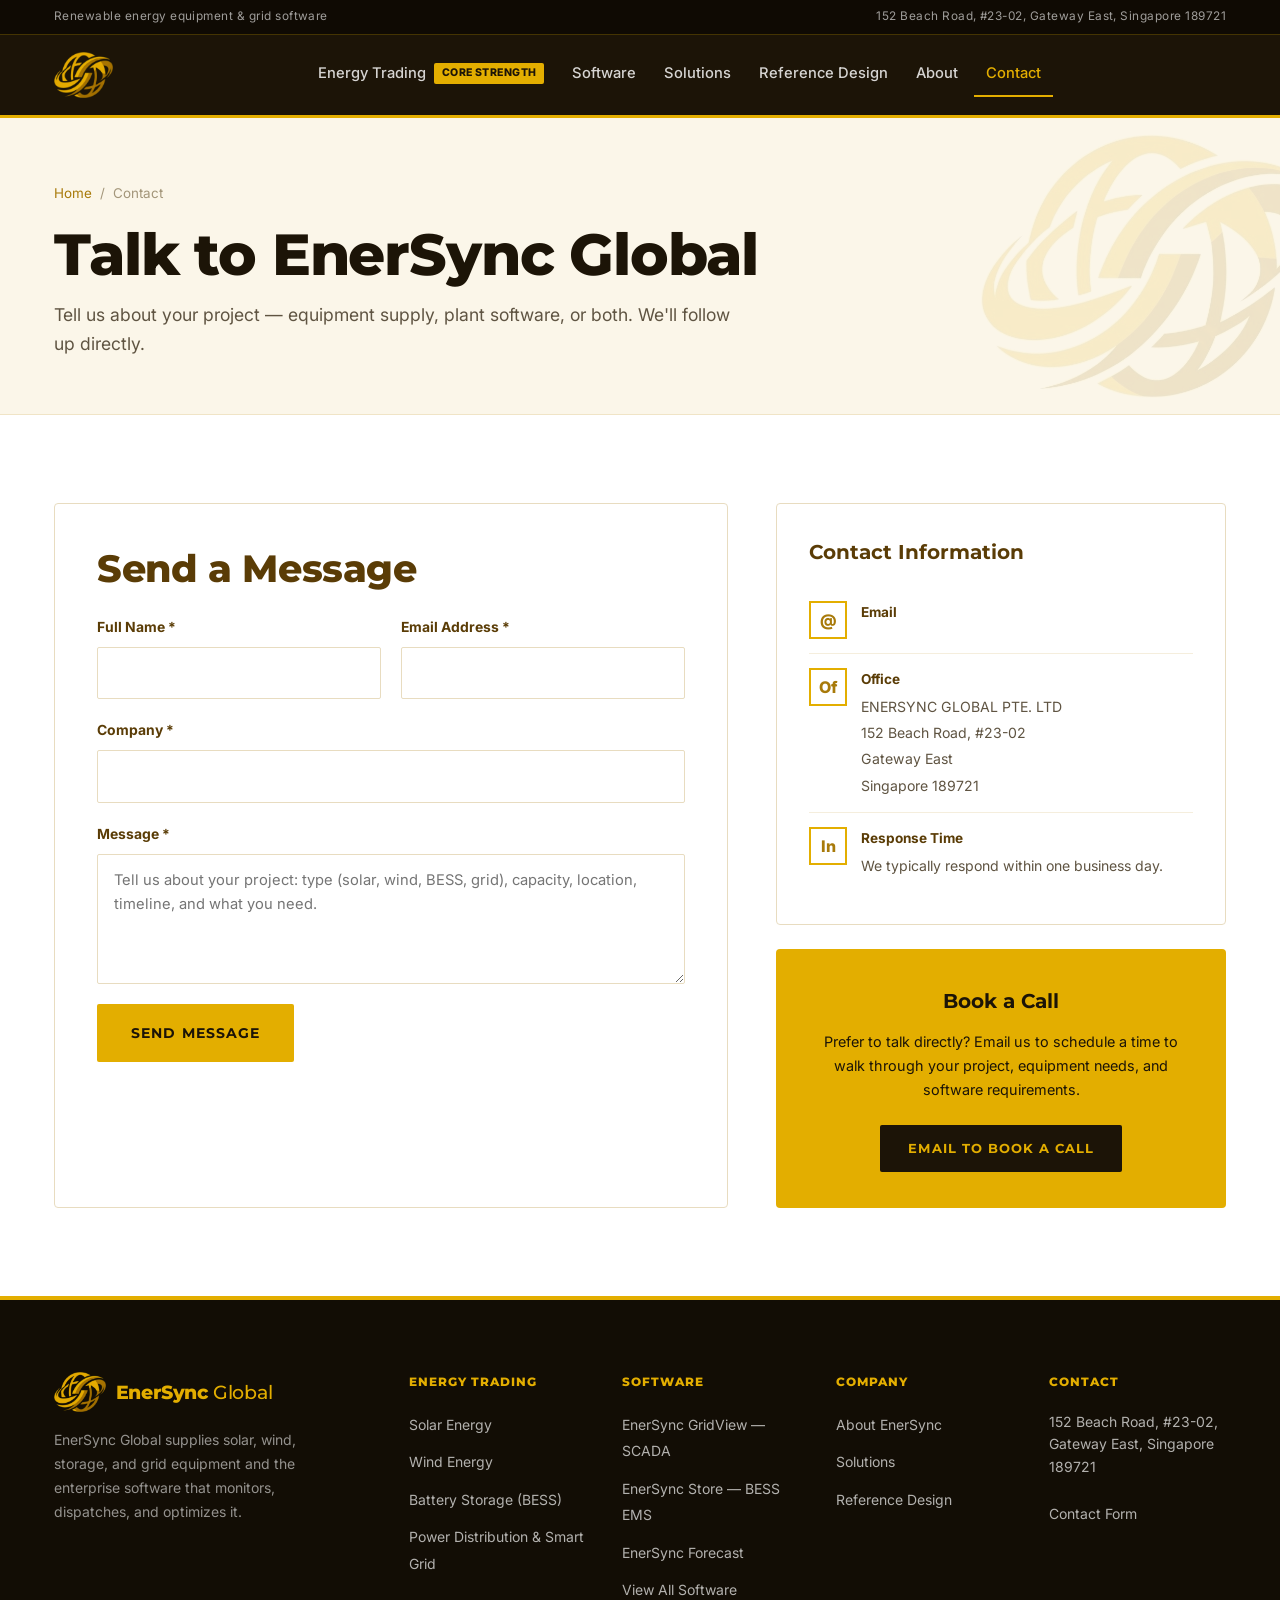
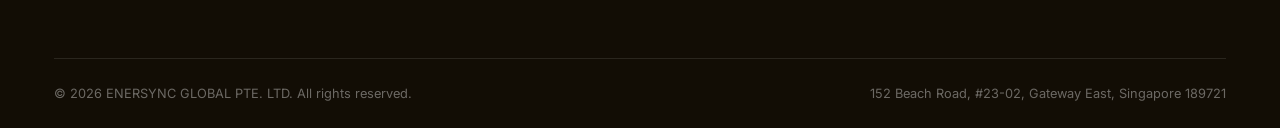
<file: contact.html>
<!DOCTYPE html>
<html lang="en">
<head>
<meta charset="UTF-8">
<meta name="viewport" content="width=device-width, initial-scale=1.0">
<title>Contact | EnerSync Global</title>
<meta name="description" content="Contact EnerSync Global about solar, wind, storage and grid equipment supply, or EnerSync software for renewable plants and grids.">
<link rel="icon" type="image/png" href="images/favicon.png">
<link rel="preconnect" href="https://fonts.googleapis.com">
<link rel="preconnect" href="https://fonts.gstatic.com" crossorigin>
<link href="https://fonts.googleapis.com/css2?family=Inter:wght@400;500;600;700&family=Montserrat:wght@500;600;700;800&display=swap" rel="stylesheet">
<link rel="stylesheet" href="css/style.css">
</head>
<body>

<header class="site-header">
  <div class="topbar">
    <div class="wrap topbar-row">
      <span>Renewable energy equipment &amp; grid software</span>
      <span>152 Beach Road, #23-02, Gateway East, Singapore 189721</span>
    </div>
  </div>
  <div class="wrap header-row">
    <a href="index.html" class="brand-mark">
      <img src="images/logo-mark.png" alt="EnerSync Global logo">
      <span class="brand-word"><strong>EnerSync</strong> Global</span>
    </a>
    <nav class="main-nav">
      <a href="trading.html" class="nav-featured">Energy Trading <span class="nav-featured-tag">Core Strength</span></a>
      <a href="products.html">Software</a>
      <a href="solutions.html">Solutions</a>
      <a href="case-study.html">Reference Design</a>
      <a href="about.html">About</a>
      <a href="contact.html">Contact</a>
    </nav>
    <div class="header-actions">
      <button class="nav-toggle" aria-label="Toggle navigation menu" aria-expanded="false">
        <span></span><span></span><span></span>
      </button>
    </div>
  </div>
</header>

<main>

  <section class="page-intro">
    <div class="wrap">
      <div class="crumb-trail"><a href="index.html">Home</a><span>/</span><span>Contact</span></div>
      <h1>Talk to EnerSync Global</h1>
      <p>Tell us about your project — equipment supply, plant software, or both. We'll follow up directly.</p>
    </div>
  </section>

  <section class="block">
    <div class="wrap">
      <div class="contact-grid">

        <div class="form-panel">
          <h2 style="margin-bottom:24px;">Send a Message</h2>
          <form id="lead-form" novalidate>
            <div class="field-row">
              <div class="field">
                <label for="name">Full Name *</label>
                <input type="text" id="name" name="name" required>
                <span class="field-msg">Please enter your name.</span>
              </div>
              <div class="field">
                <label for="email">Email Address *</label>
                <input type="email" id="email" name="email" required>
                <span class="field-msg">Please enter a valid email address.</span>
              </div>
            </div>
            <div class="field-row">
              <div class="field full">
                <label for="company">Company *</label>
                <input type="text" id="company" name="company" required>
                <span class="field-msg">Please enter your company name.</span>
              </div>
            </div>
            <div class="field-row">
              <div class="field full">
                <label for="message">Message *</label>
                <textarea id="message" name="message" required placeholder="Tell us about your project: type (solar, wind, BESS, grid), capacity, location, timeline, and what you need."></textarea>
                <span class="field-msg">Please enter a message.</span>
              </div>
            </div>
            <button type="submit" class="btn btn-fill btn-lg">Send Message</button>
            <div class="form-status" role="status"></div>
          </form>
        </div>

        <div class="contact-aside">
          <div class="info-panel">
            <h3 style="margin-bottom:18px;">Contact Information</h3>
            <div class="info-row">
              <div class="info-row-mark">@</div>
              <div>
                <strong>Email</strong>
                <span><a href="mailto:"></a></span>
              </div>
            </div>
            <div class="info-row">
              <div class="info-row-mark">Of</div>
              <div>
                <strong>Office</strong>
                <span>ENERSYNC GLOBAL PTE. LTD<br>152 Beach Road, #23-02<br>Gateway East<br>Singapore 189721</span>
              </div>
            </div>
            <div class="info-row">
              <div class="info-row-mark">In</div>
              <div>
                <strong>Response Time</strong>
                <span>We typically respond within one business day.</span>
              </div>
            </div>
          </div>

          <div class="call-panel">
            <h3>Book a Call</h3>
            <p>Prefer to talk directly? Email us to schedule a time to walk through your project, equipment needs, and software requirements.</p>
            <a href="mailto:?subject=Book%20a%20Call%20with%20EnerSync%20System" class="btn btn-fill">Email to Book a Call</a>
          </div>
        </div>

      </div>
    </div>
  </section>

</main>

<footer class="site-footer">
  <div class="wrap">
    <div class="footer-grid">
      <div class="footer-brand">
        <div class="footer-logo"><img src="images/logo-mark.png" alt="EnerSync Global logo"><span class="brand-word"><strong>EnerSync</strong> Global</span></div>
        <p>EnerSync Global supplies solar, wind, storage, and grid equipment and the enterprise software that monitors, dispatches, and optimizes it.</p>
      </div>
      <div class="footer-col">
        <h5>Energy Trading</h5>
        <ul>
          <li><a href="trading.html#solar">Solar Energy</a></li>
          <li><a href="trading.html#wind">Wind Energy</a></li>
          <li><a href="trading.html#bess">Battery Storage (BESS)</a></li>
          <li><a href="trading.html#grid">Power Distribution &amp; Smart Grid</a></li>
        </ul>
      </div>
      <div class="footer-col">
        <h5>Software</h5>
        <ul>
          <li><a href="products.html">EnerSync GridView — SCADA</a></li>
          <li><a href="products.html">EnerSync Store — BESS EMS</a></li>
          <li><a href="products.html">EnerSync Forecast</a></li>
          <li><a href="products.html">View All Software</a></li>
        </ul>
      </div>
      <div class="footer-col">
        <h5>Company</h5>
        <ul>
          <li><a href="about.html">About EnerSync</a></li>
          <li><a href="solutions.html">Solutions</a></li>
          <li><a href="case-study.html">Reference Design</a></li>
        </ul>
      </div>
      <div class="footer-col">
        <h5>Contact</h5>
        <ul>
          <li class="footer-address">152 Beach Road, #23-02, Gateway East, Singapore 189721</li>
          <li><a href="mailto:"></a></li>
          <li><a href="contact.html">Contact Form</a></li>
        </ul>
      </div>
    </div>
    <div class="footer-base">
      <p>&copy; 2026 ENERSYNC GLOBAL PTE. LTD. All rights reserved.</p>
      <p>152 Beach Road, #23-02, Gateway East, Singapore 189721</p>
    </div>
  </div>
</footer>

<script src="js/main.js"></script>
</body>
</html>
</file>
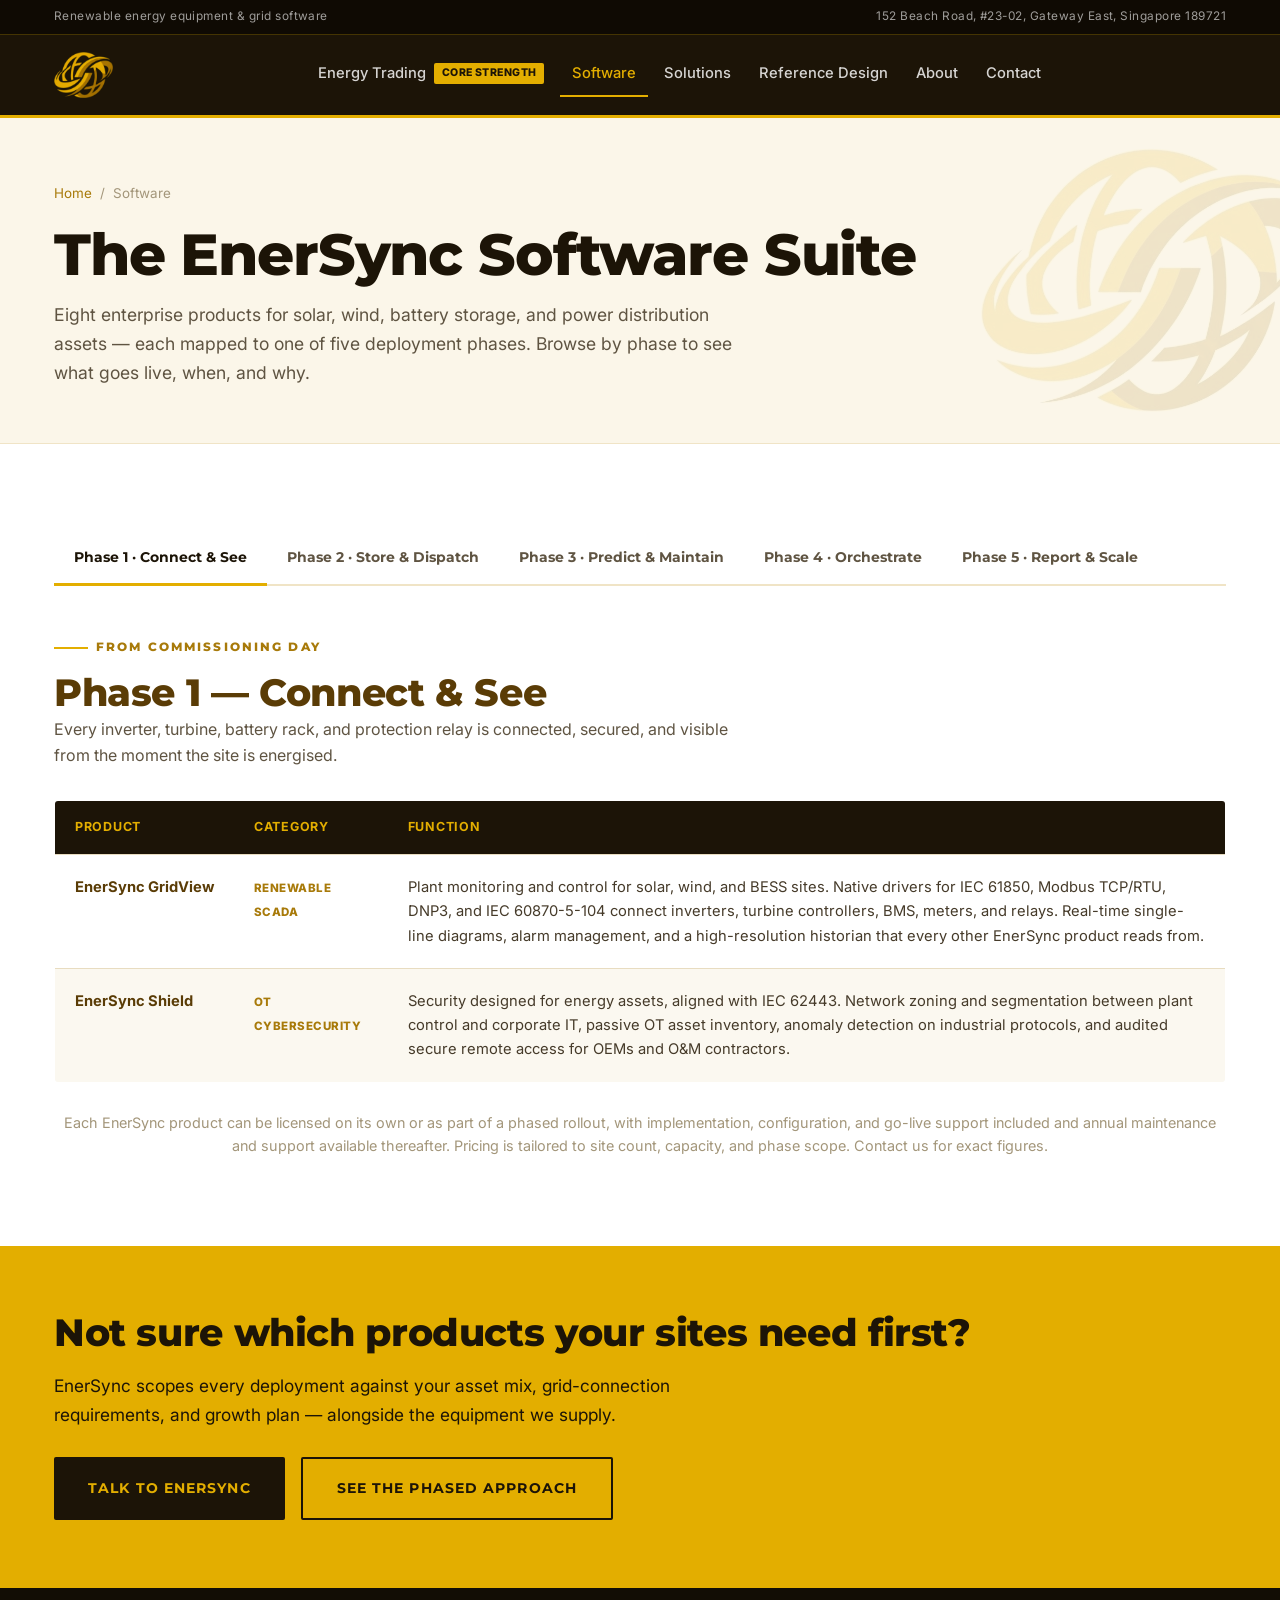
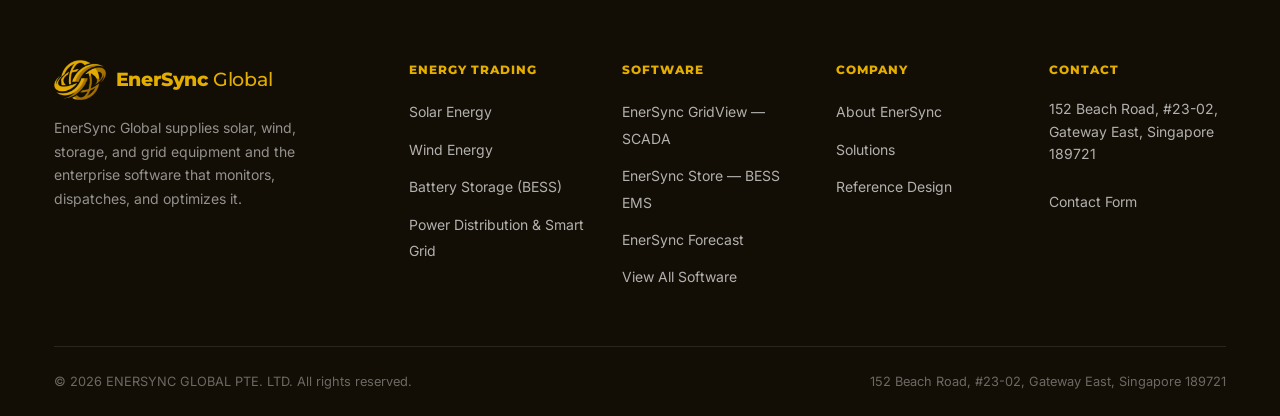
<file: products.html>
<!DOCTYPE html>
<html lang="en">
<head>
<meta charset="UTF-8">
<meta name="viewport" content="width=device-width, initial-scale=1.0">
<title>Software Suite | EnerSync Global</title>
<meta name="description" content="The EnerSync software suite for renewable energy: SCADA, OT security, BESS EMS, AMI/MDM, generation forecasting, APM/CMMS, DERMS/VPP, and ESG reporting across five deployment phases.">
<link rel="icon" type="image/png" href="images/favicon.png">
<link rel="preconnect" href="https://fonts.googleapis.com">
<link rel="preconnect" href="https://fonts.gstatic.com" crossorigin>
<link href="https://fonts.googleapis.com/css2?family=Inter:wght@400;500;600;700&family=Montserrat:wght@500;600;700;800&display=swap" rel="stylesheet">
<link rel="stylesheet" href="css/style.css">
</head>
<body>

<header class="site-header">
  <div class="topbar">
    <div class="wrap topbar-row">
      <span>Renewable energy equipment &amp; grid software</span>
      <span>152 Beach Road, #23-02, Gateway East, Singapore 189721</span>
    </div>
  </div>
  <div class="wrap header-row">
    <a href="index.html" class="brand-mark">
      <img src="images/logo-mark.png" alt="EnerSync Global logo">
      <span class="brand-word"><strong>EnerSync</strong> Global</span>
    </a>
    <nav class="main-nav">
      <a href="trading.html" class="nav-featured">Energy Trading <span class="nav-featured-tag">Core Strength</span></a>
      <a href="products.html">Software</a>
      <a href="solutions.html">Solutions</a>
      <a href="case-study.html">Reference Design</a>
      <a href="about.html">About</a>
      <a href="contact.html">Contact</a>
    </nav>
    <div class="header-actions">
      <button class="nav-toggle" aria-label="Toggle navigation menu" aria-expanded="false">
        <span></span><span></span><span></span>
      </button>
    </div>
  </div>
</header>

<main>

  <section class="page-intro">
    <div class="wrap">
      <div class="crumb-trail"><a href="index.html">Home</a><span>/</span><span>Software</span></div>
      <h1>The EnerSync Software Suite</h1>
      <p>Eight enterprise products for solar, wind, battery storage, and power distribution assets — each mapped to one of five deployment phases. Browse by phase to see what goes live, when, and why.</p>
    </div>
  </section>

  <section class="block">
    <div class="wrap">

      <div class="phase-tabs" role="tablist" aria-label="Filter products by deployment phase">
        <button class="phase-tab is-active" data-phase-target="phase-1">Phase 1 · Connect &amp; See</button>
        <button class="phase-tab" data-phase-target="phase-2">Phase 2 · Store &amp; Dispatch</button>
        <button class="phase-tab" data-phase-target="phase-3">Phase 3 · Predict &amp; Maintain</button>
        <button class="phase-tab" data-phase-target="phase-4">Phase 4 · Orchestrate</button>
        <button class="phase-tab" data-phase-target="phase-5">Phase 5 · Report &amp; Scale</button>
      </div>

      <!-- PHASE 1 -->
      <div id="phase-1" class="phase-panel is-active">
        <div class="phase-panel-head">
          <p class="eyebrow">From commissioning day</p>
          <h2>Phase 1 — Connect &amp; See</h2>
          <p>Every inverter, turbine, battery rack, and protection relay is connected, secured, and visible from the moment the site is energised.</p>
        </div>
        <div class="matrix-scroll">
          <table class="product-matrix">
            <thead>
              <tr><th>Product</th><th>Category</th><th>Function</th></tr>
            </thead>
            <tbody>
              <tr>
                <td class="prod-name">EnerSync GridView</td>
                <td><span class="prod-tag">Renewable SCADA</span></td>
                <td>Plant monitoring and control for solar, wind, and BESS sites. Native drivers for IEC 61850, Modbus TCP/RTU, DNP3, and IEC 60870-5-104 connect inverters, turbine controllers, BMS, meters, and relays. Real-time single-line diagrams, alarm management, and a high-resolution historian that every other EnerSync product reads from.</td>
              </tr>
              <tr>
                <td class="prod-name">EnerSync Shield</td>
                <td><span class="prod-tag">OT Cybersecurity</span></td>
                <td>Security designed for energy assets, aligned with IEC 62443. Network zoning and segmentation between plant control and corporate IT, passive OT asset inventory, anomaly detection on industrial protocols, and audited secure remote access for OEMs and O&amp;M contractors.</td>
              </tr>
            </tbody>
          </table>
        </div>
      </div>

      <!-- PHASE 2 -->
      <div id="phase-2" class="phase-panel">
        <div class="phase-panel-head">
          <p class="eyebrow">Energy under control</p>
          <h2>Phase 2 — Store &amp; Dispatch</h2>
          <p>Battery storage is dispatched against tariffs and grid signals, and metered energy is validated end to end — from the meter to the bill.</p>
        </div>
        <div class="matrix-scroll">
          <table class="product-matrix">
            <thead>
              <tr><th>Product</th><th>Category</th><th>Function</th></tr>
            </thead>
            <tbody>
              <tr>
                <td class="prod-name">EnerSync Store</td>
                <td><span class="prod-tag">BESS EMS</span></td>
                <td>Energy management system for battery storage: dispatch scheduling, peak shaving, energy arbitrage, solar firming, and frequency response. Tracks state of charge and state of health per rack, and applies degradation-aware control so revenue stacking never comes at the cost of warranty limits.</td>
              </tr>
              <tr>
                <td class="prod-name">EnerSync Meter</td>
                <td><span class="prod-tag">AMI / MDM</span></td>
                <td>AMI head-end and meter data management for smart meters across plants, substations, and distribution networks. Automated collection, validation, estimation and editing (VEE), interval data storage, and integration with billing and settlement systems.</td>
              </tr>
            </tbody>
          </table>
        </div>
      </div>

      <!-- PHASE 3 -->
      <div id="phase-3" class="phase-panel">
        <div class="phase-panel-head">
          <p class="eyebrow">Generation you can plan around</p>
          <h2>Phase 3 — Predict &amp; Maintain</h2>
          <p>With operating history accumulated since Phase 1, forecasting and predictive maintenance models turn plant data into schedules and work orders.</p>
        </div>
        <div class="matrix-scroll">
          <table class="product-matrix">
            <thead>
              <tr><th>Product</th><th>Category</th><th>Function</th></tr>
            </thead>
            <tbody>
              <tr>
                <td class="prod-name">EnerSync Forecast</td>
                <td><span class="prod-tag">AI Forecasting</span></td>
                <td>Machine-learning solar and wind generation forecasts combining numerical weather prediction, satellite irradiance, and on-site measurements. Intraday and day-ahead horizons for grid scheduling, curtailment planning, and energy trading, with forecasts fed directly into EnerSync Store dispatch.</td>
              </tr>
              <tr>
                <td class="prod-name">EnerSync Assets</td>
                <td><span class="prod-tag">APM / CMMS</span></td>
                <td>Asset performance management and O&amp;M. Predictive models detect early degradation in inverters, turbine gearboxes and blades, trackers, and transformers; work orders, preventive maintenance plans, and spare-parts inventory are managed in one place, linked to the equipment supplied through EnerSync Trading.</td>
              </tr>
            </tbody>
          </table>
        </div>
      </div>

      <!-- PHASE 4 -->
      <div id="phase-4" class="phase-panel">
        <div class="phase-panel-head">
          <p class="eyebrow">Many assets, one controllable resource</p>
          <h2>Phase 4 — Orchestrate</h2>
          <p>Distributed generation, storage, and flexible loads are coordinated as a single resource — at a microgrid, across a portfolio, or for the grid operator.</p>
        </div>
        <div class="matrix-scroll">
          <table class="product-matrix">
            <thead>
              <tr><th>Product</th><th>Category</th><th>Function</th></tr>
            </thead>
            <tbody>
              <tr>
                <td class="prod-name">EnerSync Flex</td>
                <td><span class="prod-tag">DERMS / VPP</span></td>
                <td>Distributed energy resource management: supervision of microgrid controllers, islanding and reconnection sequences, and virtual power plant aggregation of solar, wind, and BESS sites. Enforces grid-code requirements for active/reactive power and ramp rates, and responds to operator setpoints and market signals.</td>
              </tr>
            </tbody>
          </table>
        </div>
      </div>

      <!-- PHASE 5 -->
      <div id="phase-5" class="phase-panel">
        <div class="phase-panel-head">
          <p class="eyebrow">Proof for investors, lenders, and buyers</p>
          <h2>Phase 5 — Report &amp; Scale</h2>
          <p>Metered, validated generation data becomes certificates, carbon reports, and portfolio reporting — ready for each new site that joins.</p>
        </div>
        <div class="matrix-scroll">
          <table class="product-matrix">
            <thead>
              <tr><th>Product</th><th>Category</th><th>Function</th></tr>
            </thead>
            <tbody>
              <tr>
                <td class="prod-name">EnerSync Carbon</td>
                <td><span class="prod-tag">ESG &amp; Certificates</span></td>
                <td>Tracks renewable energy certificates (REC / I-REC) against metered generation, produces Scope 2 carbon reports, and generates investor and lender reporting packs from the same audited data used by GridView and Meter.</td>
              </tr>
            </tbody>
          </table>
        </div>
      </div>

      <p class="full-matrix-note">Each EnerSync product can be licensed on its own or as part of a phased rollout, with implementation, configuration, and go-live support included and annual maintenance and support available thereafter. Pricing is tailored to site count, capacity, and phase scope. <a href="contact.html">Contact us</a> for exact figures.</p>
    </div>
  </section>

  <section class="cta-banner">
    <div class="wrap">
      <h2>Not sure which products your sites need first?</h2>
      <p>EnerSync scopes every deployment against your asset mix, grid-connection requirements, and growth plan — alongside the equipment we supply.</p>
      <div class="cta-banner-actions">
        <a href="contact.html" class="btn btn-fill btn-lg">Talk to EnerSync</a>
        <a href="solutions.html" class="btn btn-ghost btn-lg">See the Phased Approach</a>
      </div>
    </div>
  </section>

</main>

<footer class="site-footer">
  <div class="wrap">
    <div class="footer-grid">
      <div class="footer-brand">
        <div class="footer-logo"><img src="images/logo-mark.png" alt="EnerSync Global logo"><span class="brand-word"><strong>EnerSync</strong> Global</span></div>
        <p>EnerSync Global supplies solar, wind, storage, and grid equipment and the enterprise software that monitors, dispatches, and optimizes it.</p>
      </div>
      <div class="footer-col">
        <h5>Energy Trading</h5>
        <ul>
          <li><a href="trading.html#solar">Solar Energy</a></li>
          <li><a href="trading.html#wind">Wind Energy</a></li>
          <li><a href="trading.html#bess">Battery Storage (BESS)</a></li>
          <li><a href="trading.html#grid">Power Distribution &amp; Smart Grid</a></li>
        </ul>
      </div>
      <div class="footer-col">
        <h5>Software</h5>
        <ul>
          <li><a href="products.html">EnerSync GridView — SCADA</a></li>
          <li><a href="products.html">EnerSync Store — BESS EMS</a></li>
          <li><a href="products.html">EnerSync Forecast</a></li>
          <li><a href="products.html">View All Software</a></li>
        </ul>
      </div>
      <div class="footer-col">
        <h5>Company</h5>
        <ul>
          <li><a href="about.html">About EnerSync</a></li>
          <li><a href="solutions.html">Solutions</a></li>
          <li><a href="case-study.html">Reference Design</a></li>
        </ul>
      </div>
      <div class="footer-col">
        <h5>Contact</h5>
        <ul>
          <li class="footer-address">152 Beach Road, #23-02, Gateway East, Singapore 189721</li>
          <li><a href="mailto:"></a></li>
          <li><a href="contact.html">Contact Form</a></li>
        </ul>
      </div>
    </div>
    <div class="footer-base">
      <p>&copy; 2026 ENERSYNC GLOBAL PTE. LTD. All rights reserved.</p>
      <p>152 Beach Road, #23-02, Gateway East, Singapore 189721</p>
    </div>
  </div>
</footer>

<script src="js/main.js"></script>
</body>
</html>
</file>
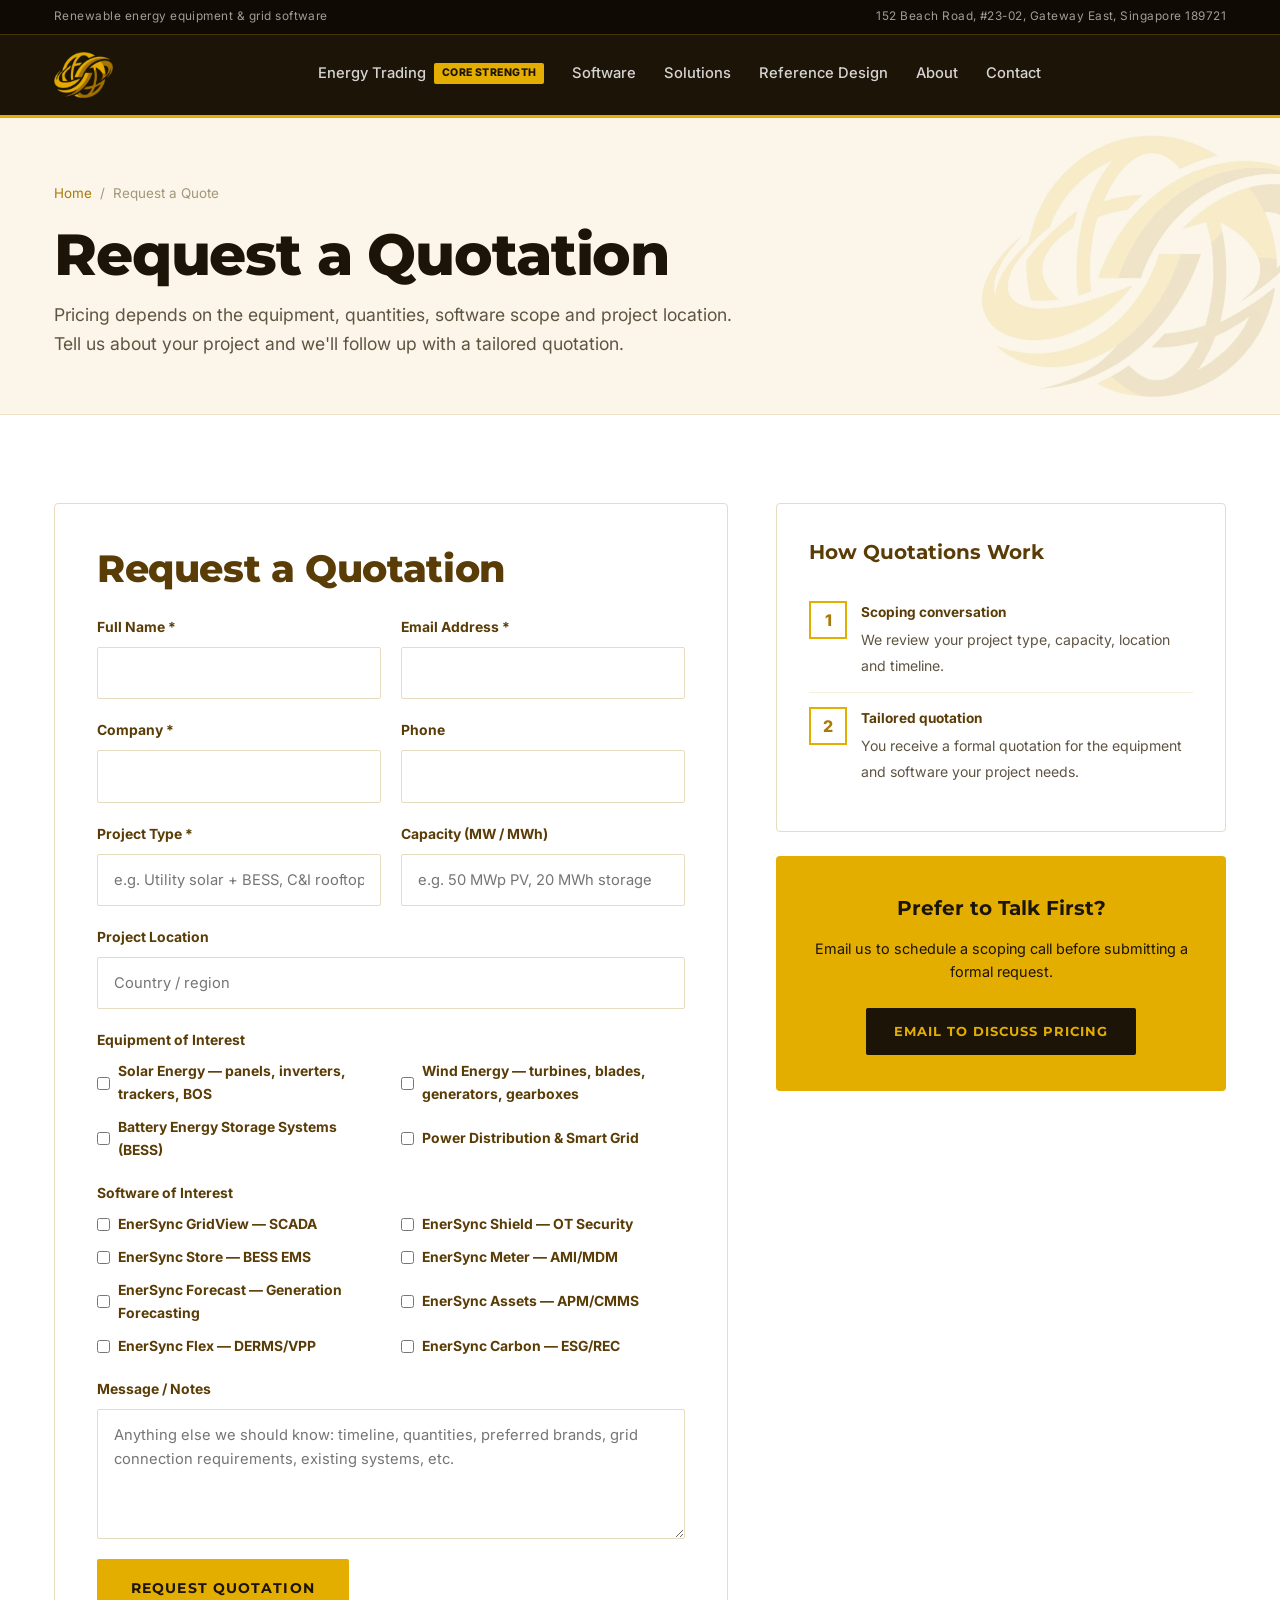
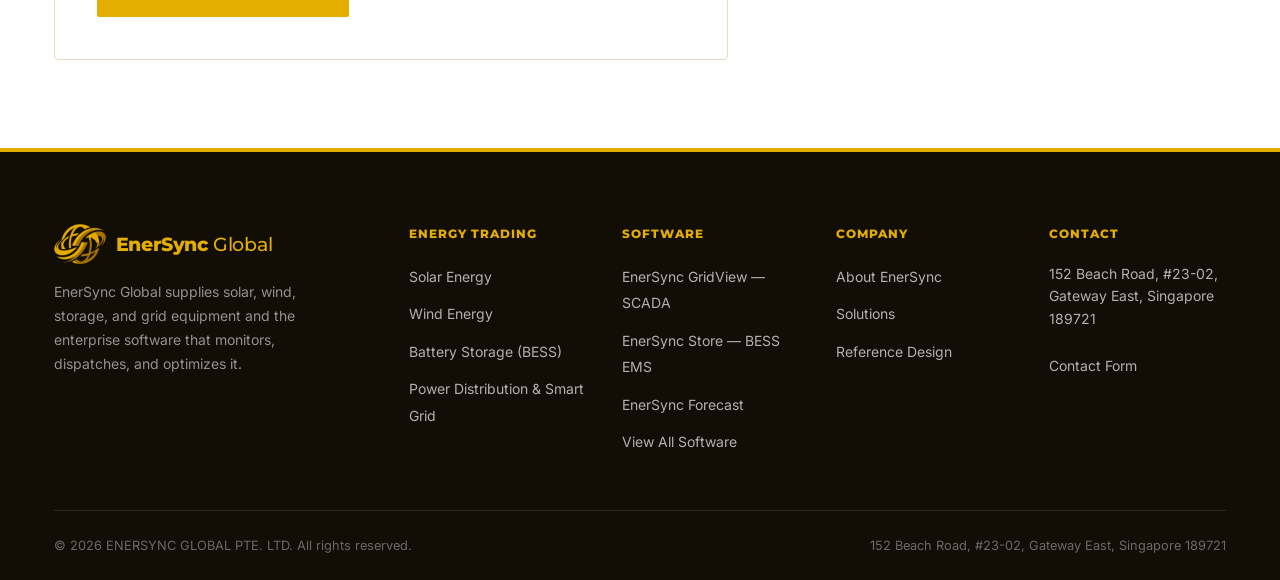
<file: quote.html>
<!DOCTYPE html>
<html lang="en">
<head>
<meta charset="UTF-8">
<meta name="viewport" content="width=device-width, initial-scale=1.0">
<title>Request a Quote | EnerSync Global</title>
<meta name="description" content="Request a quotation from EnerSync Global for solar, wind, BESS and smart grid equipment, and for the EnerSync energy software suite.">
<link rel="icon" type="image/png" href="images/favicon.png">
<link rel="preconnect" href="https://fonts.googleapis.com">
<link rel="preconnect" href="https://fonts.gstatic.com" crossorigin>
<link href="https://fonts.googleapis.com/css2?family=Inter:wght@400;500;600;700&family=Montserrat:wght@500;600;700;800&display=swap" rel="stylesheet">
<link rel="stylesheet" href="css/style.css">
</head>
<body>

<header class="site-header">
  <div class="topbar">
    <div class="wrap topbar-row">
      <span>Renewable energy equipment &amp; grid software</span>
      <span>152 Beach Road, #23-02, Gateway East, Singapore 189721</span>
    </div>
  </div>
  <div class="wrap header-row">
    <a href="index.html" class="brand-mark">
      <img src="images/logo-mark.png" alt="EnerSync Global logo">
      <span class="brand-word"><strong>EnerSync</strong> Global</span>
    </a>
    <nav class="main-nav">
      <a href="trading.html" class="nav-featured">Energy Trading <span class="nav-featured-tag">Core Strength</span></a>
      <a href="products.html">Software</a>
      <a href="solutions.html">Solutions</a>
      <a href="case-study.html">Reference Design</a>
      <a href="about.html">About</a>
      <a href="contact.html">Contact</a>
    </nav>
    <div class="header-actions">
      <button class="nav-toggle" aria-label="Toggle navigation menu" aria-expanded="false">
        <span></span><span></span><span></span>
      </button>
    </div>
  </div>
</header>

<main>

  <section class="page-intro">
    <div class="wrap">
      <div class="crumb-trail"><a href="index.html">Home</a><span>/</span><span>Request a Quote</span></div>
      <h1>Request a Quotation</h1>
      <p>Pricing depends on the equipment, quantities, software scope and project location. Tell us about your project and we'll follow up with a tailored quotation.</p>
    </div>
  </section>

  <section class="block">
    <div class="wrap">
      <div class="contact-grid">

        <div class="form-panel">
          <h2 style="margin-bottom:24px;">Request a Quotation</h2>
          <form id="lead-form" novalidate>
            <div class="field-row">
              <div class="field">
                <label for="name">Full Name *</label>
                <input type="text" id="name" name="name" required>
                <span class="field-msg">Please enter your name.</span>
              </div>
              <div class="field">
                <label for="email">Email Address *</label>
                <input type="email" id="email" name="email" required>
                <span class="field-msg">Please enter a valid email address.</span>
              </div>
            </div>
            <div class="field-row">
              <div class="field">
                <label for="company">Company *</label>
                <input type="text" id="company" name="company" required>
                <span class="field-msg">Please enter your company name.</span>
              </div>
              <div class="field">
                <label for="phone">Phone</label>
                <input type="tel" id="phone" name="phone">
                <span class="field-msg">Please enter a valid phone number.</span>
              </div>
            </div>
            <div class="field-row">
              <div class="field">
                <label for="project-type">Project Type *</label>
                <input type="text" id="project-type" name="project_type" required placeholder="e.g. Utility solar + BESS, C&amp;I rooftop, wind farm">
                <span class="field-msg">Please describe the project type.</span>
              </div>
              <div class="field">
                <label for="capacity">Capacity (MW / MWh)</label>
                <input type="text" id="capacity" name="capacity" placeholder="e.g. 50 MWp PV, 20 MWh storage">
                <span class="field-msg">Please enter the project capacity.</span>
              </div>
            </div>
            <div class="field-row">
              <div class="field full">
                <label for="location">Project Location</label>
                <input type="text" id="location" name="location" placeholder="Country / region">
                <span class="field-msg">Please enter the project location.</span>
              </div>
            </div>
            <div class="field-row">
              <div class="field full">
                <label>Equipment of Interest</label>
                <div class="checkbox-grid">
                  <label class="checkbox-item"><input type="checkbox" name="equipment" value="Solar Energy"> Solar Energy — panels, inverters, trackers, BOS</label>
                  <label class="checkbox-item"><input type="checkbox" name="equipment" value="Wind Energy"> Wind Energy — turbines, blades, generators, gearboxes</label>
                  <label class="checkbox-item"><input type="checkbox" name="equipment" value="BESS"> Battery Energy Storage Systems (BESS)</label>
                  <label class="checkbox-item"><input type="checkbox" name="equipment" value="Power Distribution &amp; Smart Grid"> Power Distribution &amp; Smart Grid</label>
                </div>
              </div>
            </div>
            <div class="field-row">
              <div class="field full">
                <label>Software of Interest</label>
                <div class="checkbox-grid">
                  <label class="checkbox-item"><input type="checkbox" name="software" value="EnerSync GridView"> EnerSync GridView — SCADA</label>
                  <label class="checkbox-item"><input type="checkbox" name="software" value="EnerSync Shield"> EnerSync Shield — OT Security</label>
                  <label class="checkbox-item"><input type="checkbox" name="software" value="EnerSync Store"> EnerSync Store — BESS EMS</label>
                  <label class="checkbox-item"><input type="checkbox" name="software" value="EnerSync Meter"> EnerSync Meter — AMI/MDM</label>
                  <label class="checkbox-item"><input type="checkbox" name="software" value="EnerSync Forecast"> EnerSync Forecast — Generation Forecasting</label>
                  <label class="checkbox-item"><input type="checkbox" name="software" value="EnerSync Assets"> EnerSync Assets — APM/CMMS</label>
                  <label class="checkbox-item"><input type="checkbox" name="software" value="EnerSync Flex"> EnerSync Flex — DERMS/VPP</label>
                  <label class="checkbox-item"><input type="checkbox" name="software" value="EnerSync Carbon"> EnerSync Carbon — ESG/REC</label>
                </div>
              </div>
            </div>
            <div class="field-row">
              <div class="field full">
                <label for="message">Message / Notes</label>
                <textarea id="message" name="message" placeholder="Anything else we should know: timeline, quantities, preferred brands, grid connection requirements, existing systems, etc."></textarea>
                <span class="field-msg">Please enter a message.</span>
              </div>
            </div>
            <button type="submit" class="btn btn-fill btn-lg">Request Quotation</button>
            <div class="form-status" role="status"></div>
          </form>
        </div>

        <div class="contact-aside">
          <div class="info-panel">
            <h3 style="margin-bottom:18px;">How Quotations Work</h3>
            <div class="info-row">
              <div class="info-row-mark">1</div>
              <div>
                <strong>Scoping conversation</strong>
                <span>We review your project type, capacity, location and timeline.</span>
              </div>
            </div>
            <div class="info-row">
              <div class="info-row-mark">2</div>
              <div>
                <strong>Tailored quotation</strong>
                <span>You receive a formal quotation for the equipment and software your project needs.</span>
              </div>
            </div>
          </div>

          <div class="call-panel">
            <h3>Prefer to Talk First?</h3>
            <p>Email us to schedule a scoping call before submitting a formal request.</p>
            <a href="mailto:?subject=Quotation%20Request%20-%20EnerSync%20Global" class="btn btn-fill">Email to Discuss Pricing</a>
          </div>
        </div>

      </div>
    </div>
  </section>

</main>

<footer class="site-footer">
  <div class="wrap">
    <div class="footer-grid">
      <div class="footer-brand">
        <div class="footer-logo"><img src="images/logo-mark.png" alt="EnerSync Global logo"><span class="brand-word"><strong>EnerSync</strong> Global</span></div>
        <p>EnerSync Global supplies solar, wind, storage, and grid equipment and the enterprise software that monitors, dispatches, and optimizes it.</p>
      </div>
      <div class="footer-col">
        <h5>Energy Trading</h5>
        <ul>
          <li><a href="trading.html#solar">Solar Energy</a></li>
          <li><a href="trading.html#wind">Wind Energy</a></li>
          <li><a href="trading.html#bess">Battery Storage (BESS)</a></li>
          <li><a href="trading.html#grid">Power Distribution &amp; Smart Grid</a></li>
        </ul>
      </div>
      <div class="footer-col">
        <h5>Software</h5>
        <ul>
          <li><a href="products.html">EnerSync GridView — SCADA</a></li>
          <li><a href="products.html">EnerSync Store — BESS EMS</a></li>
          <li><a href="products.html">EnerSync Forecast</a></li>
          <li><a href="products.html">View All Software</a></li>
        </ul>
      </div>
      <div class="footer-col">
        <h5>Company</h5>
        <ul>
          <li><a href="about.html">About EnerSync</a></li>
          <li><a href="solutions.html">Solutions</a></li>
          <li><a href="case-study.html">Reference Design</a></li>
        </ul>
      </div>
      <div class="footer-col">
        <h5>Contact</h5>
        <ul>
          <li class="footer-address">152 Beach Road, #23-02, Gateway East, Singapore 189721</li>
          <li><a href="mailto:"></a></li>
          <li><a href="contact.html">Contact Form</a></li>
        </ul>
      </div>
    </div>
    <div class="footer-base">
      <p>&copy; 2026 ENERSYNC GLOBAL PTE. LTD. All rights reserved.</p>
      <p>152 Beach Road, #23-02, Gateway East, Singapore 189721</p>
    </div>
  </div>
</footer>

<script src="js/main.js"></script>
</body>
</html>
</file>
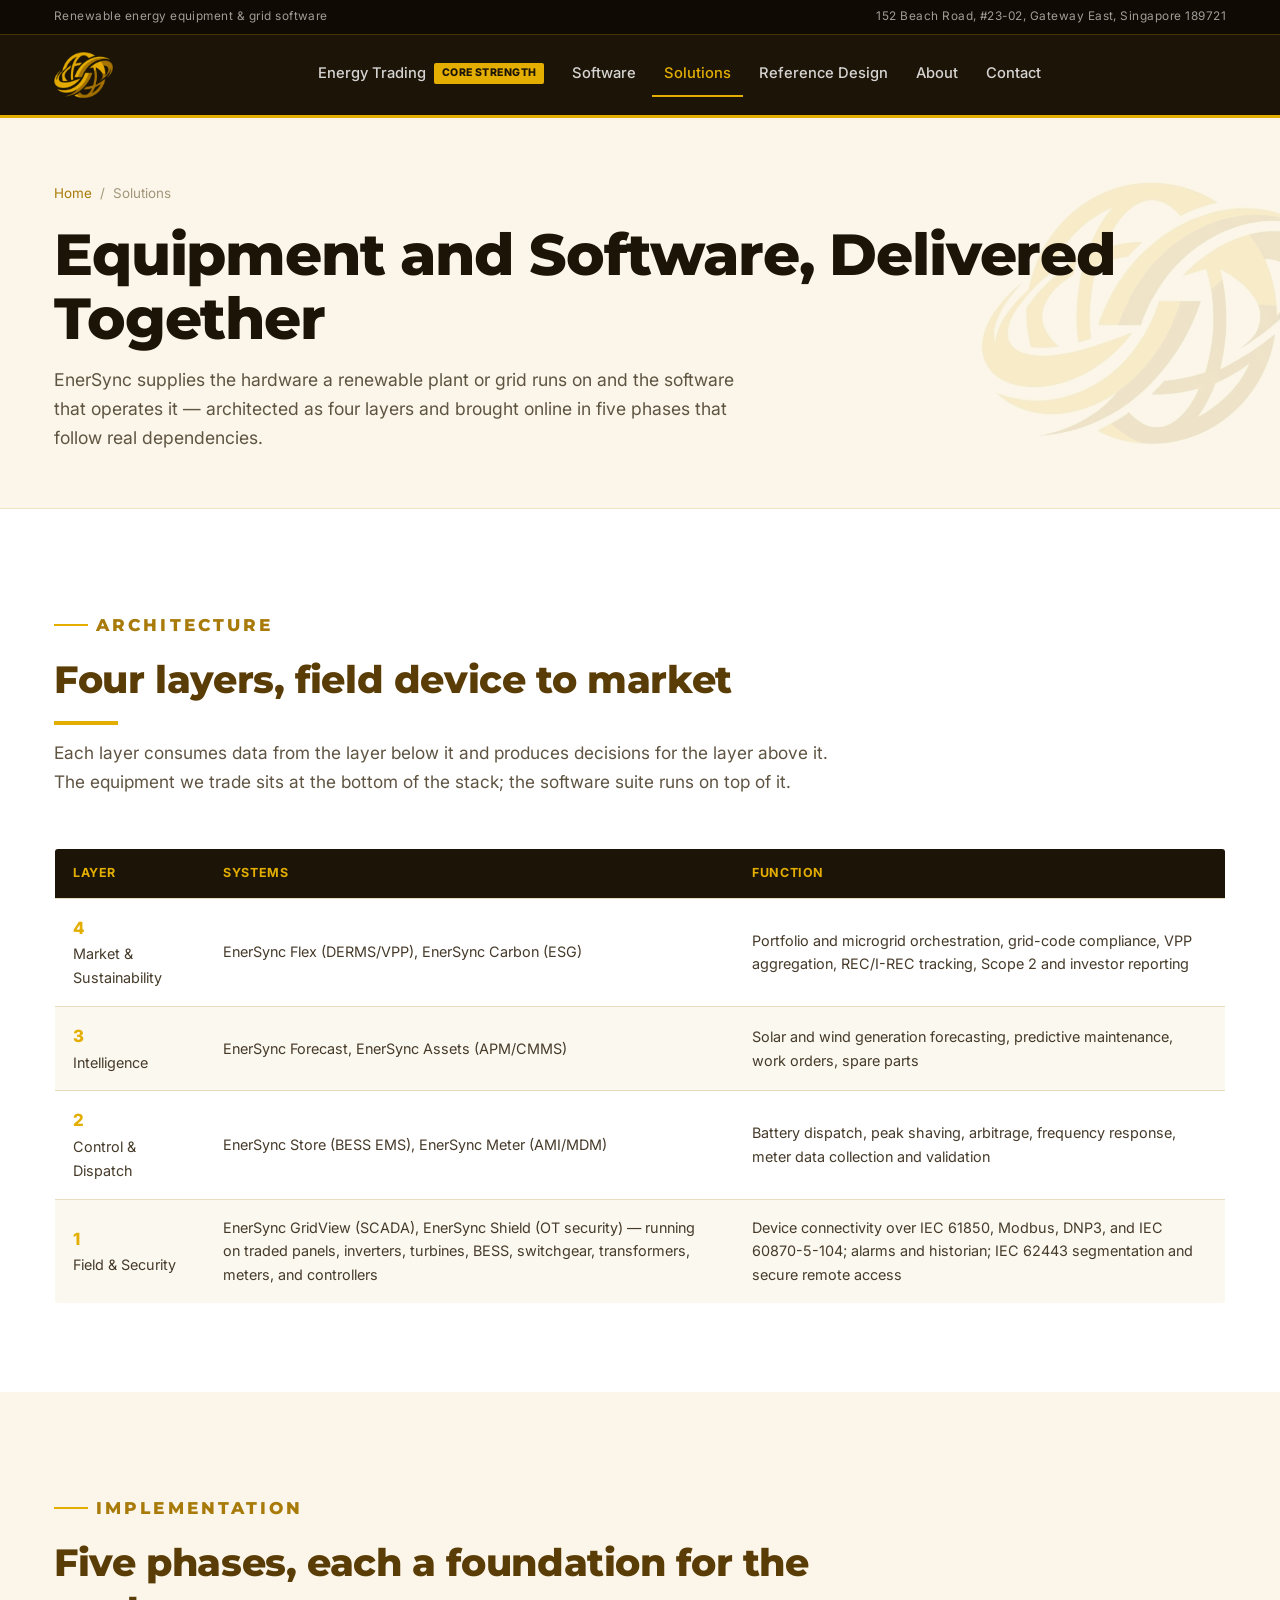
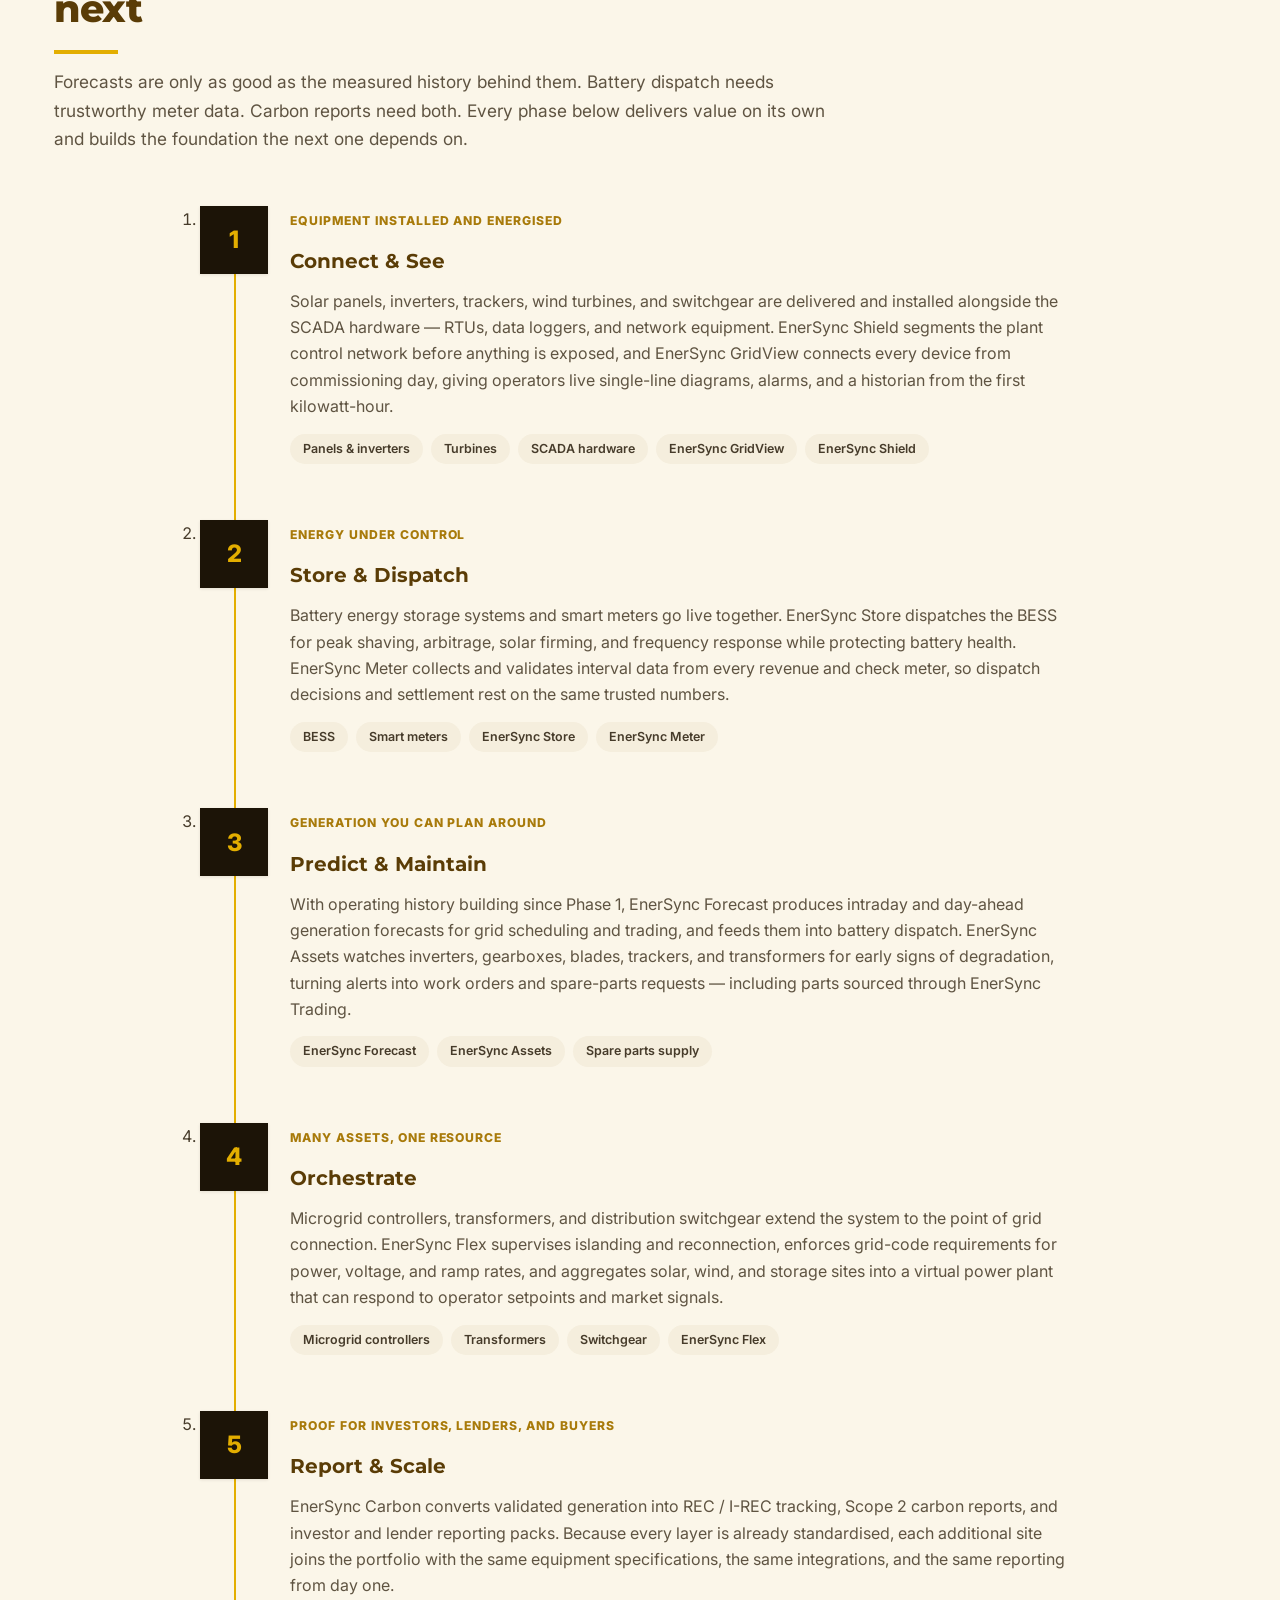
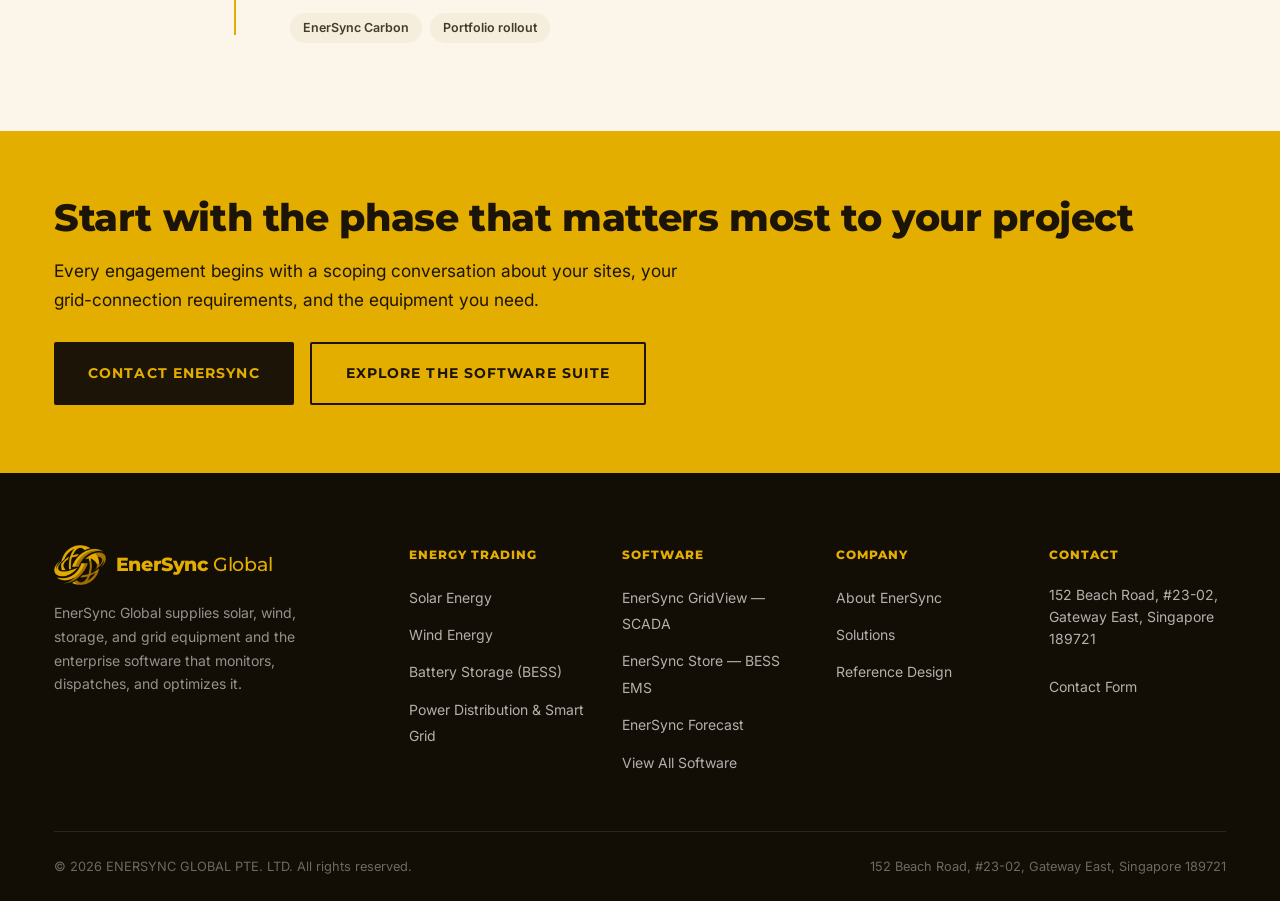
<file: solutions.html>
<!DOCTYPE html>
<html lang="en">
<head>
<meta charset="UTF-8">
<meta name="viewport" content="width=device-width, initial-scale=1.0">
<title>Solutions | EnerSync Global</title>
<meta name="description" content="How EnerSync delivers renewable energy equipment and software together: a four-layer architecture and five-phase approach - Connect &amp; See, Store &amp; Dispatch, Predict &amp; Maintain, Orchestrate, Report &amp; Scale.">
<link rel="icon" type="image/png" href="images/favicon.png">
<link rel="preconnect" href="https://fonts.googleapis.com">
<link rel="preconnect" href="https://fonts.gstatic.com" crossorigin>
<link href="https://fonts.googleapis.com/css2?family=Inter:wght@400;500;600;700&family=Montserrat:wght@500;600;700;800&display=swap" rel="stylesheet">
<link rel="stylesheet" href="css/style.css">
</head>
<body>

<header class="site-header">
  <div class="topbar">
    <div class="wrap topbar-row">
      <span>Renewable energy equipment &amp; grid software</span>
      <span>152 Beach Road, #23-02, Gateway East, Singapore 189721</span>
    </div>
  </div>
  <div class="wrap header-row">
    <a href="index.html" class="brand-mark">
      <img src="images/logo-mark.png" alt="EnerSync Global logo">
      <span class="brand-word"><strong>EnerSync</strong> Global</span>
    </a>
    <nav class="main-nav">
      <a href="trading.html" class="nav-featured">Energy Trading <span class="nav-featured-tag">Core Strength</span></a>
      <a href="products.html">Software</a>
      <a href="solutions.html">Solutions</a>
      <a href="case-study.html">Reference Design</a>
      <a href="about.html">About</a>
      <a href="contact.html">Contact</a>
    </nav>
    <div class="header-actions">
      <button class="nav-toggle" aria-label="Toggle navigation menu" aria-expanded="false">
        <span></span><span></span><span></span>
      </button>
    </div>
  </div>
</header>

<main>

  <section class="page-intro">
    <div class="wrap">
      <div class="crumb-trail"><a href="index.html">Home</a><span>/</span><span>Solutions</span></div>
      <h1>Equipment and Software, Delivered Together</h1>
      <p>EnerSync supplies the hardware a renewable plant or grid runs on and the software that operates it — architected as four layers and brought online in five phases that follow real dependencies.</p>
    </div>
  </section>

  <section class="block">
    <div class="wrap">
      <div class="head-block centered">
        <p class="eyebrow">Architecture</p>
        <h2>Four layers, field device to market</h2>
        <p>Each layer consumes data from the layer below it and produces decisions for the layer above it. The equipment we trade sits at the bottom of the stack; the software suite runs on top of it.</p>
      </div>
      <div class="matrix-scroll">
        <table class="layer-table">
          <thead>
            <tr><th>Layer</th><th>Systems</th><th>Function</th></tr>
          </thead>
          <tbody>
            <tr>
              <td><span class="layer-num">4</span><br>Market &amp; Sustainability</td>
              <td>EnerSync Flex (DERMS/VPP), EnerSync Carbon (ESG)</td>
              <td>Portfolio and microgrid orchestration, grid-code compliance, VPP aggregation, REC/I-REC tracking, Scope 2 and investor reporting</td>
            </tr>
            <tr>
              <td><span class="layer-num">3</span><br>Intelligence</td>
              <td>EnerSync Forecast, EnerSync Assets (APM/CMMS)</td>
              <td>Solar and wind generation forecasting, predictive maintenance, work orders, spare parts</td>
            </tr>
            <tr>
              <td><span class="layer-num">2</span><br>Control &amp; Dispatch</td>
              <td>EnerSync Store (BESS EMS), EnerSync Meter (AMI/MDM)</td>
              <td>Battery dispatch, peak shaving, arbitrage, frequency response, meter data collection and validation</td>
            </tr>
            <tr>
              <td><span class="layer-num">1</span><br>Field &amp; Security</td>
              <td>EnerSync GridView (SCADA), EnerSync Shield (OT security) — running on traded panels, inverters, turbines, BESS, switchgear, transformers, meters, and controllers</td>
              <td>Device connectivity over IEC 61850, Modbus, DNP3, and IEC 60870-5-104; alarms and historian; IEC 62443 segmentation and secure remote access</td>
            </tr>
          </tbody>
        </table>
      </div>
    </div>
  </section>

  <section class="block block-alt">
    <div class="wrap">
      <div class="head-block centered">
        <p class="eyebrow">Implementation</p>
        <h2>Five phases, each a foundation for the next</h2>
        <p>Forecasts are only as good as the measured history behind them. Battery dispatch needs trustworthy meter data. Carbon reports need both. Every phase below delivers value on its own and builds the foundation the next one depends on.</p>
      </div>

      <ol class="phase-timeline">
        <li class="phase-track-item">
          <div class="phase-track-num">1</div>
          <p class="phase-track-tag">Equipment installed and energised</p>
          <h3>Connect &amp; See</h3>
          <p>Solar panels, inverters, trackers, wind turbines, and switchgear are delivered and installed alongside the SCADA hardware — RTUs, data loggers, and network equipment. EnerSync Shield segments the plant control network before anything is exposed, and EnerSync GridView connects every device from commissioning day, giving operators live single-line diagrams, alarms, and a historian from the first kilowatt-hour.</p>
          <div class="phase-track-tags"><span>Panels &amp; inverters</span><span>Turbines</span><span>SCADA hardware</span><span>EnerSync GridView</span><span>EnerSync Shield</span></div>
        </li>
        <li class="phase-track-item">
          <div class="phase-track-num">2</div>
          <p class="phase-track-tag">Energy under control</p>
          <h3>Store &amp; Dispatch</h3>
          <p>Battery energy storage systems and smart meters go live together. EnerSync Store dispatches the BESS for peak shaving, arbitrage, solar firming, and frequency response while protecting battery health. EnerSync Meter collects and validates interval data from every revenue and check meter, so dispatch decisions and settlement rest on the same trusted numbers.</p>
          <div class="phase-track-tags"><span>BESS</span><span>Smart meters</span><span>EnerSync Store</span><span>EnerSync Meter</span></div>
        </li>
        <li class="phase-track-item">
          <div class="phase-track-num">3</div>
          <p class="phase-track-tag">Generation you can plan around</p>
          <h3>Predict &amp; Maintain</h3>
          <p>With operating history building since Phase 1, EnerSync Forecast produces intraday and day-ahead generation forecasts for grid scheduling and trading, and feeds them into battery dispatch. EnerSync Assets watches inverters, gearboxes, blades, trackers, and transformers for early signs of degradation, turning alerts into work orders and spare-parts requests — including parts sourced through EnerSync Trading.</p>
          <div class="phase-track-tags"><span>EnerSync Forecast</span><span>EnerSync Assets</span><span>Spare parts supply</span></div>
        </li>
        <li class="phase-track-item">
          <div class="phase-track-num">4</div>
          <p class="phase-track-tag">Many assets, one resource</p>
          <h3>Orchestrate</h3>
          <p>Microgrid controllers, transformers, and distribution switchgear extend the system to the point of grid connection. EnerSync Flex supervises islanding and reconnection, enforces grid-code requirements for power, voltage, and ramp rates, and aggregates solar, wind, and storage sites into a virtual power plant that can respond to operator setpoints and market signals.</p>
          <div class="phase-track-tags"><span>Microgrid controllers</span><span>Transformers</span><span>Switchgear</span><span>EnerSync Flex</span></div>
        </li>
        <li class="phase-track-item">
          <div class="phase-track-num">5</div>
          <p class="phase-track-tag">Proof for investors, lenders, and buyers</p>
          <h3>Report &amp; Scale</h3>
          <p>EnerSync Carbon converts validated generation into REC / I-REC tracking, Scope 2 carbon reports, and investor and lender reporting packs. Because every layer is already standardised, each additional site joins the portfolio with the same equipment specifications, the same integrations, and the same reporting from day one.</p>
          <div class="phase-track-tags"><span>EnerSync Carbon</span><span>Portfolio rollout</span></div>
        </li>
      </ol>
    </div>
  </section>

  <section class="cta-banner">
    <div class="wrap">
      <h2>Start with the phase that matters most to your project</h2>
      <p>Every engagement begins with a scoping conversation about your sites, your grid-connection requirements, and the equipment you need.</p>
      <div class="cta-banner-actions">
        <a href="contact.html" class="btn btn-fill btn-lg">Contact EnerSync</a>
        <a href="products.html" class="btn btn-ghost btn-lg">Explore the Software Suite</a>
      </div>
    </div>
  </section>

</main>

<footer class="site-footer">
  <div class="wrap">
    <div class="footer-grid">
      <div class="footer-brand">
        <div class="footer-logo"><img src="images/logo-mark.png" alt="EnerSync Global logo"><span class="brand-word"><strong>EnerSync</strong> Global</span></div>
        <p>EnerSync Global supplies solar, wind, storage, and grid equipment and the enterprise software that monitors, dispatches, and optimizes it.</p>
      </div>
      <div class="footer-col">
        <h5>Energy Trading</h5>
        <ul>
          <li><a href="trading.html#solar">Solar Energy</a></li>
          <li><a href="trading.html#wind">Wind Energy</a></li>
          <li><a href="trading.html#bess">Battery Storage (BESS)</a></li>
          <li><a href="trading.html#grid">Power Distribution &amp; Smart Grid</a></li>
        </ul>
      </div>
      <div class="footer-col">
        <h5>Software</h5>
        <ul>
          <li><a href="products.html">EnerSync GridView — SCADA</a></li>
          <li><a href="products.html">EnerSync Store — BESS EMS</a></li>
          <li><a href="products.html">EnerSync Forecast</a></li>
          <li><a href="products.html">View All Software</a></li>
        </ul>
      </div>
      <div class="footer-col">
        <h5>Company</h5>
        <ul>
          <li><a href="about.html">About EnerSync</a></li>
          <li><a href="solutions.html">Solutions</a></li>
          <li><a href="case-study.html">Reference Design</a></li>
        </ul>
      </div>
      <div class="footer-col">
        <h5>Contact</h5>
        <ul>
          <li class="footer-address">152 Beach Road, #23-02, Gateway East, Singapore 189721</li>
          <li><a href="mailto:"></a></li>
          <li><a href="contact.html">Contact Form</a></li>
        </ul>
      </div>
    </div>
    <div class="footer-base">
      <p>&copy; 2026 ENERSYNC GLOBAL PTE. LTD. All rights reserved.</p>
      <p>152 Beach Road, #23-02, Gateway East, Singapore 189721</p>
    </div>
  </div>
</footer>

<script src="js/main.js"></script>
</body>
</html>
</file>
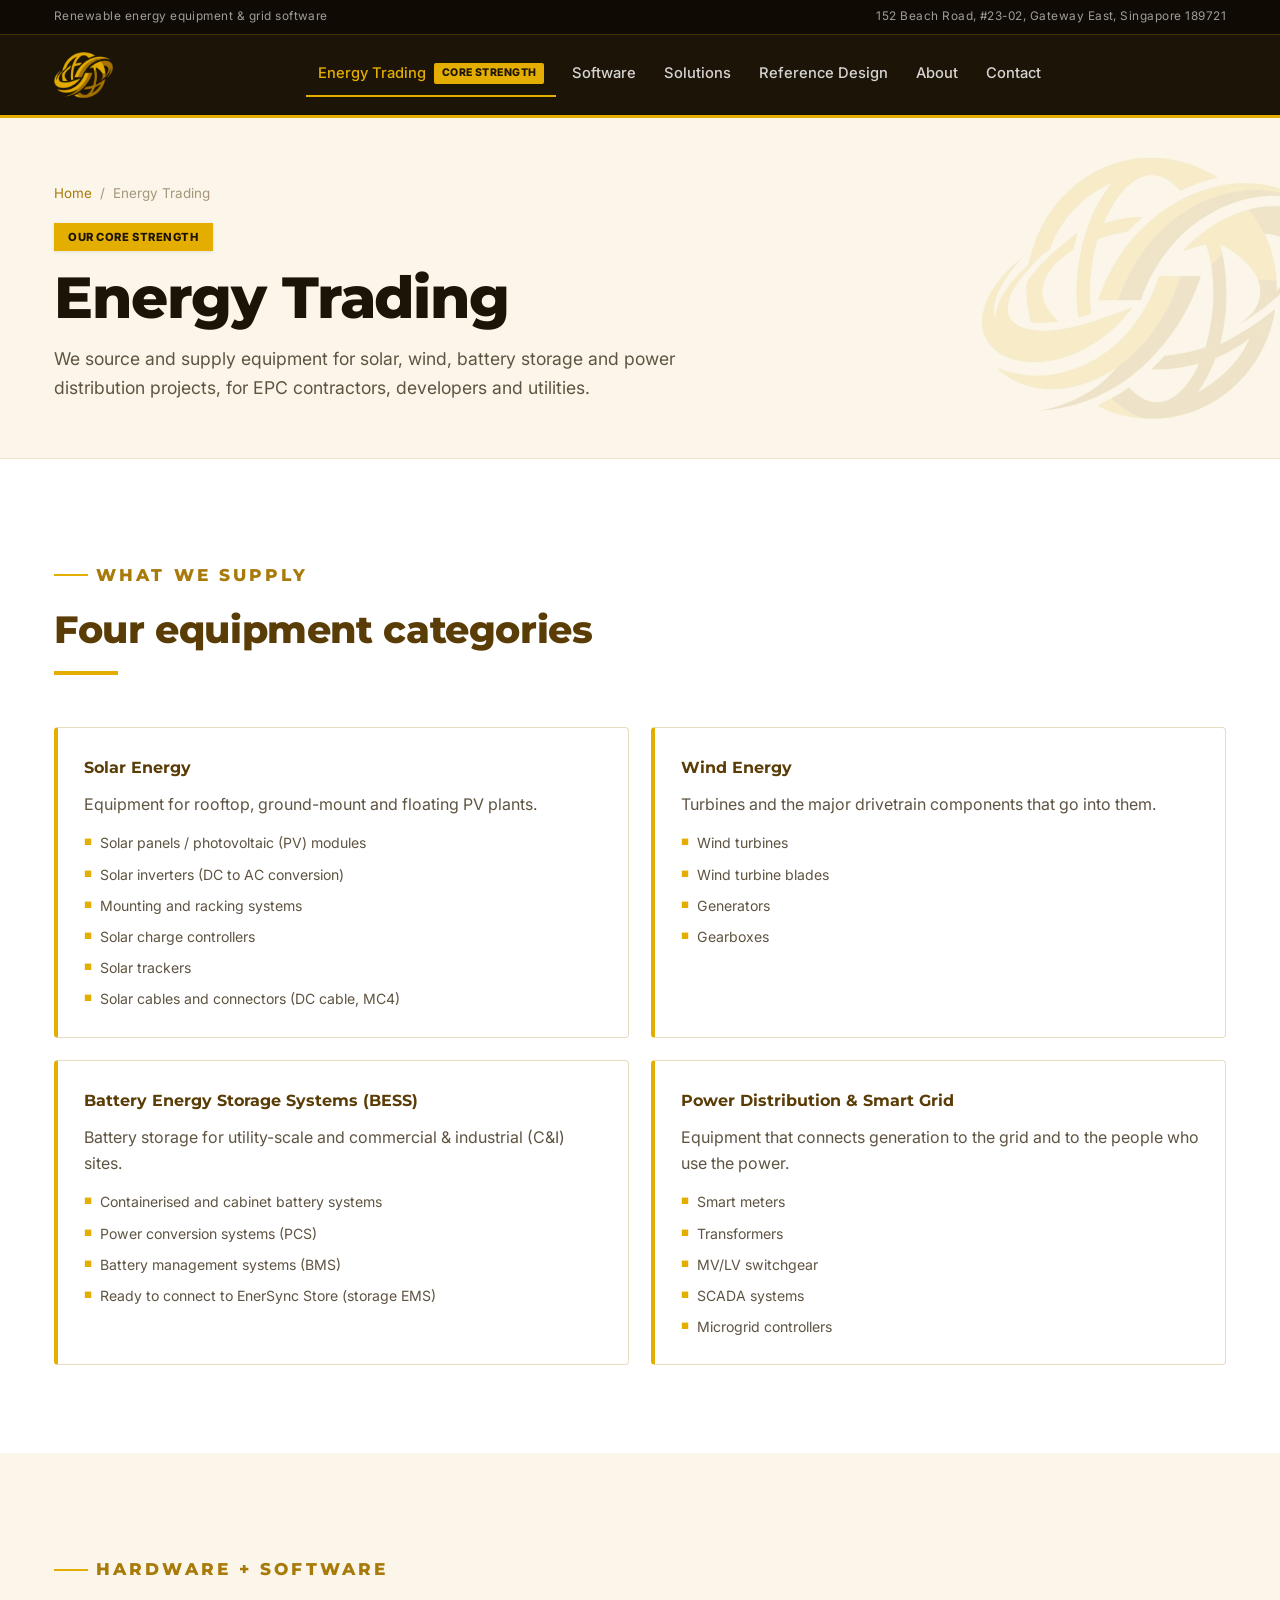
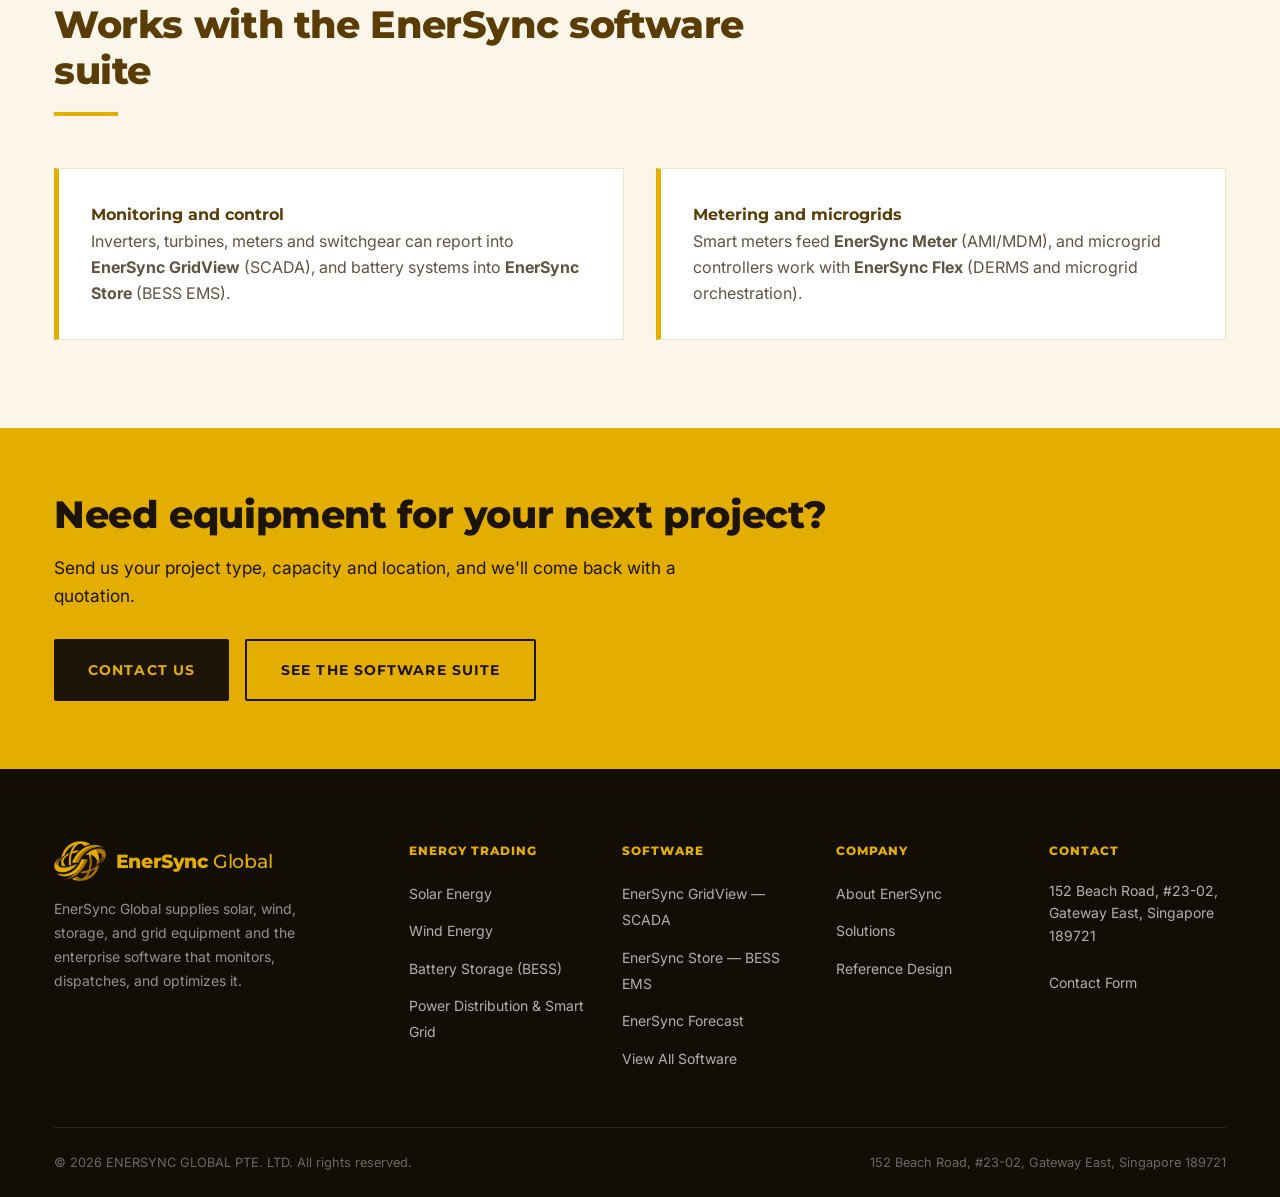
<file: trading.html>
<!DOCTYPE html>
<html lang="en">
<head>
<meta charset="UTF-8">
<meta name="viewport" content="width=device-width, initial-scale=1.0">
<title>Energy Trading | EnerSync Global</title>
<meta name="description" content="EnerSync Global supplies solar, wind, battery energy storage (BESS), and power distribution and smart grid equipment for energy projects.">
<link rel="icon" type="image/png" href="images/favicon.png">
<link rel="preconnect" href="https://fonts.googleapis.com">
<link rel="preconnect" href="https://fonts.gstatic.com" crossorigin>
<link href="https://fonts.googleapis.com/css2?family=Inter:wght@400;500;600;700&family=Montserrat:wght@500;600;700;800&display=swap" rel="stylesheet">
<link rel="stylesheet" href="css/style.css">
</head>
<body>

<header class="site-header">
  <div class="topbar">
    <div class="wrap topbar-row">
      <span>Renewable energy equipment &amp; grid software</span>
      <span>152 Beach Road, #23-02, Gateway East, Singapore 189721</span>
    </div>
  </div>
  <div class="wrap header-row">
    <a href="index.html" class="brand-mark">
      <img src="images/logo-mark.png" alt="EnerSync Global logo">
      <span class="brand-word"><strong>EnerSync</strong> Global</span>
    </a>
    <nav class="main-nav">
      <a href="trading.html" class="nav-featured">Energy Trading <span class="nav-featured-tag">Core Strength</span></a>
      <a href="products.html">Software</a>
      <a href="solutions.html">Solutions</a>
      <a href="case-study.html">Reference Design</a>
      <a href="about.html">About</a>
      <a href="contact.html">Contact</a>
    </nav>
    <div class="header-actions">
      <button class="nav-toggle" aria-label="Toggle navigation menu" aria-expanded="false">
        <span></span><span></span><span></span>
      </button>
    </div>
  </div>
</header>

<main>

  <section class="page-intro">
    <div class="wrap">
      <div class="crumb-trail"><a href="index.html">Home</a><span>/</span><span>Energy Trading</span></div>
      <span class="division-badge" style="position:static; display:inline-block; margin-bottom:14px;">Our Core Strength</span>
      <h1>Energy Trading</h1>
      <p>We source and supply equipment for solar, wind, battery storage and power distribution projects, for EPC contractors, developers and utilities.</p>
    </div>
  </section>

  <section class="block">
    <div class="wrap">
      <div class="head-block centered">
        <p class="eyebrow">What We Supply</p>
        <h2>Four equipment categories</h2>
      </div>
      <div class="category-grid cols-2">
        <div class="category-card" id="solar">
          <h4>Solar Energy</h4>
          <p>Equipment for rooftop, ground-mount and floating PV plants.</p>
          <ul>
            <li>Solar panels / photovoltaic (PV) modules</li>
            <li>Solar inverters (DC to AC conversion)</li>
            <li>Mounting and racking systems</li>
            <li>Solar charge controllers</li>
            <li>Solar trackers</li>
            <li>Solar cables and connectors (DC cable, MC4)</li>
          </ul>
        </div>
        <div class="category-card" id="wind">
          <h4>Wind Energy</h4>
          <p>Turbines and the major drivetrain components that go into them.</p>
          <ul>
            <li>Wind turbines</li>
            <li>Wind turbine blades</li>
            <li>Generators</li>
            <li>Gearboxes</li>
          </ul>
        </div>
        <div class="category-card" id="bess">
          <h4>Battery Energy Storage Systems (BESS)</h4>
          <p>Battery storage for utility-scale and commercial &amp; industrial (C&amp;I) sites.</p>
          <ul>
            <li>Containerised and cabinet battery systems</li>
            <li>Power conversion systems (PCS)</li>
            <li>Battery management systems (BMS)</li>
            <li>Ready to connect to EnerSync Store (storage EMS)</li>
          </ul>
        </div>
        <div class="category-card" id="grid">
          <h4>Power Distribution &amp; Smart Grid</h4>
          <p>Equipment that connects generation to the grid and to the people who use the power.</p>
          <ul>
            <li>Smart meters</li>
            <li>Transformers</li>
            <li>MV/LV switchgear</li>
            <li>SCADA systems</li>
            <li>Microgrid controllers</li>
          </ul>
        </div>
      </div>
    </div>
  </section>

  <section class="block block-alt">
    <div class="wrap">
      <div class="head-block centered">
        <p class="eyebrow">Hardware + Software</p>
        <h2>Works with the EnerSync software suite</h2>
      </div>
      <div class="tile-row-2">
        <div class="callout-block">
          <h4>Monitoring and control</h4>
          <p>Inverters, turbines, meters and switchgear can report into <strong>EnerSync GridView</strong> (SCADA), and battery systems into <strong>EnerSync Store</strong> (BESS EMS).</p>
        </div>
        <div class="callout-block">
          <h4>Metering and microgrids</h4>
          <p>Smart meters feed <strong>EnerSync Meter</strong> (AMI/MDM), and microgrid controllers work with <strong>EnerSync Flex</strong> (DERMS and microgrid orchestration).</p>
        </div>
      </div>
    </div>
  </section>

  <section class="cta-banner">
    <div class="wrap">
      <h2>Need equipment for your next project?</h2>
      <p>Send us your project type, capacity and location, and we'll come back with a quotation.</p>
      <div class="cta-banner-actions">
        <a href="contact.html" class="btn btn-fill btn-lg">Contact Us</a>
        <a href="products.html" class="btn btn-ghost btn-lg">See the Software Suite</a>
      </div>
    </div>
  </section>

</main>

<footer class="site-footer">
  <div class="wrap">
    <div class="footer-grid">
      <div class="footer-brand">
        <div class="footer-logo"><img src="images/logo-mark.png" alt="EnerSync Global logo"><span class="brand-word"><strong>EnerSync</strong> Global</span></div>
        <p>EnerSync Global supplies solar, wind, storage, and grid equipment and the enterprise software that monitors, dispatches, and optimizes it.</p>
      </div>
      <div class="footer-col">
        <h5>Energy Trading</h5>
        <ul>
          <li><a href="trading.html#solar">Solar Energy</a></li>
          <li><a href="trading.html#wind">Wind Energy</a></li>
          <li><a href="trading.html#bess">Battery Storage (BESS)</a></li>
          <li><a href="trading.html#grid">Power Distribution &amp; Smart Grid</a></li>
        </ul>
      </div>
      <div class="footer-col">
        <h5>Software</h5>
        <ul>
          <li><a href="products.html">EnerSync GridView — SCADA</a></li>
          <li><a href="products.html">EnerSync Store — BESS EMS</a></li>
          <li><a href="products.html">EnerSync Forecast</a></li>
          <li><a href="products.html">View All Software</a></li>
        </ul>
      </div>
      <div class="footer-col">
        <h5>Company</h5>
        <ul>
          <li><a href="about.html">About EnerSync</a></li>
          <li><a href="solutions.html">Solutions</a></li>
          <li><a href="case-study.html">Reference Design</a></li>
        </ul>
      </div>
      <div class="footer-col">
        <h5>Contact</h5>
        <ul>
          <li class="footer-address">152 Beach Road, #23-02, Gateway East, Singapore 189721</li>
          <li><a href="mailto:"></a></li>
          <li><a href="contact.html">Contact Form</a></li>
        </ul>
      </div>
    </div>
    <div class="footer-base">
      <p>&copy; 2026 ENERSYNC GLOBAL PTE. LTD. All rights reserved.</p>
      <p>152 Beach Road, #23-02, Gateway East, Singapore 189721</p>
    </div>
  </div>
</footer>

<script src="js/main.js"></script>
</body>
</html>
</file>
<file: css/style.css>
/* =============================================
   ENERSYNC GLOBAL — Global Stylesheet
   Brand (from logo): Bronze #5a3c06 | Deep Gold #a87a0a | Gold #e3ae00
   ============================================= */

:root {
  --navy: #5a3c06;
  --navy-deep: #241803;
  --navy-mid: #6e4b08;
  --blue: #a87a0a;
  --blue-soft: #c9950f;
  --teal: #e3ae00;
  --teal-soft: #f2c94c;
  --white: #ffffff;
  --ink-50: #fbf8f0;
  --ink-100: #f5eedd;
  --ink-200: #e8dcc0;
  --ink-400: #a3967a;
  --ink-600: #5f5442;
  --ink-700: #463b2a;
  --ink-900: #1c1407;
  --grad-deep: linear-gradient(135deg, var(--navy-deep) 0%, #3a2704 45%, var(--navy-mid) 100%);
  --grad-accent: linear-gradient(135deg, var(--navy) 0%, var(--blue) 55%, var(--teal) 100%);
  --shadow-sm: 0 1px 3px rgba(36, 24, 3, 0.10);
  --shadow-md: 0 6px 20px rgba(36, 24, 3, 0.14);
  --shadow-lg: 0 14px 40px rgba(36, 24, 3, 0.20);
  --radius-sm: 6px;
  --radius: 10px;
  --radius-lg: 18px;
  --ease: 0.25s ease;
}

*, *::before, *::after { box-sizing: border-box; margin: 0; padding: 0; }

html { scroll-behavior: smooth; font-size: 16px; }

body {
  font-family: 'Segoe UI', -apple-system, BlinkMacSystemFont, Roboto, Arial, sans-serif;
  color: var(--ink-700);
  background: var(--white);
  line-height: 1.65;
}

img { max-width: 100%; display: block; }
a { color: inherit; text-decoration: none; }
ul { list-style: none; }
button { cursor: pointer; border: none; background: none; font: inherit; }
table { border-collapse: collapse; width: 100%; }

/* ---- TYPOGRAPHY ---- */
h1 { font-size: clamp(2.1rem, 5vw, 3.6rem); font-weight: 800; line-height: 1.12; color: var(--navy); letter-spacing: -0.01em; }
h2 { font-size: clamp(1.5rem, 3vw, 2.35rem); font-weight: 700; line-height: 1.22; color: var(--navy); }
h3 { font-size: 1.25rem; font-weight: 700; color: var(--navy); }
h4 { font-size: 1.02rem; font-weight: 700; color: var(--navy); }
p { color: var(--ink-600); }

.accent-text { color: var(--teal); }
.blue-text { color: var(--blue); }
.on-dark { color: var(--white) !important; }
.center { text-align: center; }

/* ---- LAYOUT ---- */
.wrap { max-width: 1220px; margin: 0 auto; padding: 0 24px; }
.block { padding: 88px 0; }
.block-tight { padding: 52px 0; }
.block-alt { background: var(--ink-50); }

.tile-row-2 { display: grid; grid-template-columns: repeat(2, 1fr); gap: 32px; }
.tile-row-3 { display: grid; grid-template-columns: repeat(3, 1fr); gap: 28px; }
.tile-row-4 { display: grid; grid-template-columns: repeat(4, 1fr); gap: 24px; }

/* ---- BUTTONS ---- */
.btn {
  display: inline-flex; align-items: center; gap: 8px;
  padding: 13px 28px; border-radius: var(--radius-sm);
  font-weight: 700; font-size: 0.94rem;
  transition: all var(--ease);
  white-space: nowrap;
}
.btn-fill {
  background: var(--grad-accent);
  color: var(--white);
  box-shadow: 0 6px 18px rgba(168, 122, 10, 0.32);
}
.btn-fill:hover { transform: translateY(-2px); box-shadow: 0 10px 24px rgba(168, 122, 10, 0.4); }
.btn-ghost {
  background: transparent;
  color: var(--white);
  border: 2px solid rgba(255,255,255,0.55);
}
.btn-ghost:hover { background: rgba(255,255,255,0.12); border-color: var(--white); }
.btn-line {
  background: transparent;
  color: var(--blue);
  border: 2px solid var(--blue);
}
.btn-line:hover { background: var(--blue); color: var(--white); }
.btn-lg { padding: 17px 38px; font-size: 1.05rem; }
.btn-sm { padding: 9px 18px; font-size: 0.85rem; }

/* ---- EYEBROW LABEL ---- */
.eyebrow {
  display: inline-flex; align-items: center; gap: 8px;
  background: linear-gradient(135deg, rgba(168, 122, 10,0.10), rgba(227, 174, 0,0.14));
  color: var(--navy);
  font-size: 0.78rem; font-weight: 800; letter-spacing: 0.09em;
  text-transform: uppercase; padding: 7px 16px; border-radius: 999px;
  border: 1px solid rgba(227, 174, 0,0.35);
  margin-bottom: 18px;
}
.eyebrow::before { content: ''; width: 7px; height: 7px; border-radius: 50%; background: var(--grad-accent); }
.head-block { margin-bottom: 52px; max-width: 720px; }
.head-block p { font-size: 1.08rem; margin-top: 14px; }
.head-block.centered { margin-left: auto; margin-right: auto; text-align: center; }

/* ============================================
   HEADER / NAV
   ============================================ */
.site-header {
  position: sticky; top: 0; z-index: 100;
  background: var(--white);
  border-bottom: 1px solid var(--ink-200);
  transition: box-shadow var(--ease);
}
.site-header.is-scrolled { box-shadow: var(--shadow-md); }
.header-row {
  display: flex; align-items: center; justify-content: space-between;
  height: 76px;
}
.brand-mark { display: flex; align-items: center; gap: 10px; }
.brand-mark img { height: 46px; width: auto; }
.brand-word { font-size: 1.32rem; font-weight: 500; color: var(--blue); letter-spacing: -0.01em; line-height: 1; white-space: nowrap; }
.brand-word strong { font-weight: 800; }
.brand-mark { margin-right: 20px; flex-shrink: 0; }
.main-nav a { white-space: nowrap; }
@media (max-width: 1480px) {
  .main-nav a { padding: 9px 10px; }
  .brand-mark .brand-word { display: none; }
}

.main-nav { display: flex; align-items: center; gap: 4px; }
.main-nav a {
  padding: 9px 15px; border-radius: var(--radius-sm);
  font-size: 0.92rem; font-weight: 600; color: var(--ink-700);
  transition: all var(--ease);
}
.main-nav a:hover { color: var(--navy); background: var(--ink-100); }
.main-nav a.is-active { color: var(--blue); background: var(--ink-100); }

.nav-featured { display: inline-flex; align-items: center; gap: 8px; }
.nav-featured-tag {
  background: var(--grad-accent); color: var(--white);
  font-size: 0.66rem; font-weight: 800; letter-spacing: 0.04em;
  text-transform: uppercase; padding: 2px 8px; border-radius: 999px;
  line-height: 1.6;
}

/* ---- NAV DROPDOWN (Divisions) ---- */
.nav-item-dropdown { position: relative; }
.nav-item-dropdown > a { display: inline-flex; align-items: center; gap: 5px; }
.nav-dropdown-panel {
  display: none;
  position: absolute; top: 100%; left: 0;
  background: var(--white); border: 1px solid var(--ink-200);
  border-radius: var(--radius); box-shadow: var(--shadow-lg);
  min-width: 230px; padding: 18px 8px 8px; margin-top: -10px; z-index: 200;
}
.nav-item-dropdown:hover .nav-dropdown-panel,
.nav-item-dropdown:focus-within .nav-dropdown-panel { display: block; }
.nav-dropdown-panel a {
  display: block; padding: 10px 14px; border-radius: var(--radius-sm);
  font-size: 0.88rem; font-weight: 600; color: var(--ink-700);
}
.nav-dropdown-panel a:hover { background: var(--ink-100); color: var(--navy); }

@media (max-width: 768px) {
  .nav-dropdown-panel { position: static; box-shadow: none; border: none; background: var(--ink-50); display: block; margin: 4px 0 4px 14px; }
}

.header-actions { display: flex; align-items: center; gap: 14px; }
.nav-toggle { display: none; flex-direction: column; gap: 5px; padding: 4px; }
.nav-toggle span { display: block; width: 24px; height: 2px; background: var(--navy); border-radius: 2px; transition: all var(--ease); }
.nav-toggle.is-active span:nth-child(1) { transform: translateY(7px) rotate(45deg); }
.nav-toggle.is-active span:nth-child(2) { opacity: 0; }
.nav-toggle.is-active span:nth-child(3) { transform: translateY(-7px) rotate(-45deg); }

/* ============================================
   HOMEPAGE HERO — single-column, centered, stats strip below
   ============================================ */
.intro-hero {
  background: var(--grad-deep);
  padding: 96px 0 0;
  position: relative; overflow: hidden;
}
.intro-hero::before {
  content: '';
  position: absolute; inset: 0;
  background:
    radial-gradient(circle at 15% 20%, rgba(227, 174, 0,0.16), transparent 45%),
    radial-gradient(circle at 85% 0%, rgba(168, 122, 10,0.22), transparent 40%);
  pointer-events: none;
}
.intro-hero-inner { position: relative; max-width: 800px; margin: 0 auto; text-align: center; }
.intro-hero h1 { color: var(--white); margin-bottom: 22px; }
.intro-hero h1 em { font-style: normal; background: linear-gradient(135deg, var(--teal-soft), var(--blue-soft)); -webkit-background-clip: text; -webkit-text-fill-color: transparent; background-clip: text; }
.intro-hero-inner p { color: rgba(255,255,255,0.78); font-size: 1.18rem; margin-bottom: 36px; }
.intro-hero-ctas { display: flex; gap: 16px; justify-content: center; flex-wrap: wrap; margin-bottom: 56px; }

.metric-strip {
  position: relative;
  background: rgba(255,255,255,0.05);
  border-top: 1px solid rgba(255,255,255,0.12);
  padding: 40px 0;
}
.metric-grid { display: grid; grid-template-columns: repeat(4, 1fr); gap: 0; }
.metric-cell { text-align: center; padding: 8px 16px; border-right: 1px solid rgba(255,255,255,0.12); }
.metric-cell:last-child { border-right: none; }
.metric-value { font-size: 2.4rem; font-weight: 800; color: var(--white); line-height: 1; }
.metric-value span { background: linear-gradient(135deg, var(--teal-soft), var(--blue-soft)); -webkit-background-clip: text; -webkit-text-fill-color: transparent; background-clip: text; }
.metric-caption { color: rgba(255,255,255,0.6); font-size: 0.84rem; margin-top: 8px; }

/* ============================================
   ARCHITECTURE / PRODUCT SUITE GRID (homepage)
   ============================================ */
.stack-visual { display: grid; grid-template-columns: 220px 1fr; gap: 40px; align-items: stretch; }
.stack-rail { display: flex; flex-direction: column; gap: 4px; }
.stack-rail-item {
  flex: 1; display: flex; align-items: center; justify-content: flex-end;
  padding: 10px 16px; text-align: right;
  font-size: 0.78rem; font-weight: 700; color: var(--ink-400);
  border-right: 3px solid var(--ink-200);
}
.stack-rail-item.is-current { color: var(--navy); border-right-color: var(--teal); }

.suite-grid { display: grid; grid-template-columns: repeat(3, 1fr); gap: 18px; }
.suite-tile {
  display: flex; gap: 14px; align-items: flex-start;
  background: var(--white);
  border: 1px solid var(--ink-200);
  border-radius: var(--radius);
  padding: 20px;
  transition: all var(--ease);
}
.suite-tile:hover { border-color: var(--teal); box-shadow: var(--shadow-md); transform: translateY(-3px); }
.suite-tile-mark {
  flex-shrink: 0; width: 44px; height: 44px; border-radius: var(--radius-sm);
  background: var(--grad-accent);
  display: flex; align-items: center; justify-content: center;
  color: var(--white); font-weight: 800; font-size: 0.95rem;
}
.suite-tile h4 { font-size: 0.95rem; margin-bottom: 4px; }
.suite-tile p { font-size: 0.82rem; margin: 0; }
.suite-tile-phase { display: inline-block; margin-top: 8px; font-size: 0.7rem; font-weight: 800; letter-spacing: 0.06em; text-transform: uppercase; color: var(--blue); }

/* ============================================
   DIFFERENTIATORS
   ============================================ */
.diff-grid { display: grid; grid-template-columns: repeat(4, 1fr); gap: 22px; }
.diff-card {
  padding: 30px 24px;
  background: var(--white);
  border: 1px solid var(--ink-200);
  border-radius: var(--radius-lg);
  position: relative;
}
.diff-card::before {
  content: '';
  position: absolute; top: 0; left: 24px; width: 40px; height: 4px;
  background: var(--grad-accent); border-radius: 0 0 4px 4px;
}
.diff-num { font-size: 0.78rem; font-weight: 800; color: var(--teal); letter-spacing: 0.08em; margin-bottom: 12px; display: block; }

/* ============================================
   CASE STUDY TEASER
   ============================================ */
.teaser-panel {
  background: var(--grad-deep);
  border-radius: var(--radius-lg);
  padding: 56px;
  display: grid; grid-template-columns: 1.2fr 1fr; gap: 48px; align-items: center;
  position: relative; overflow: hidden;
}
.teaser-panel::after {
  content: '';
  position: absolute; right: -60px; top: -60px; width: 260px; height: 260px;
  border-radius: 50%;
  background: radial-gradient(circle, rgba(227, 174, 0,0.25), transparent 70%);
}
.teaser-copy h2 { color: var(--white); }
.teaser-copy p { color: rgba(255,255,255,0.75); margin: 16px 0 26px; }
.teaser-figures { display: flex; flex-direction: column; gap: 14px; position: relative; }
.teaser-figure {
  background: rgba(255,255,255,0.07);
  border: 1px solid rgba(255,255,255,0.14);
  border-radius: var(--radius);
  padding: 16px 20px;
  display: flex; justify-content: space-between; align-items: baseline;
}
.teaser-figure strong { color: var(--white); font-size: 1.3rem; }
.teaser-figure span { color: rgba(255,255,255,0.6); font-size: 0.82rem; }

/* ============================================
   CTA BANNER
   ============================================ */
.cta-banner { background: var(--ink-900); padding: 76px 0; text-align: center; }
.cta-banner h2 { color: var(--white); margin-bottom: 16px; }
.cta-banner p { color: rgba(255,255,255,0.72); font-size: 1.08rem; max-width: 560px; margin: 0 auto 34px; }
.cta-banner-actions { display: flex; gap: 16px; justify-content: center; flex-wrap: wrap; }

/* ============================================
   PAGE INTRO BAND (inner pages)
   ============================================ */
.page-intro {
  background: var(--grad-deep);
  padding: 68px 0 60px;
  text-align: center;
}
.page-intro h1 { color: var(--white); margin-bottom: 14px; }
.page-intro p { color: rgba(255,255,255,0.76); font-size: 1.1rem; max-width: 640px; margin: 0 auto; }
.crumb-trail { display: flex; align-items: center; gap: 8px; justify-content: center; margin-bottom: 18px; }
.crumb-trail a { color: rgba(255,255,255,0.55); font-size: 0.84rem; }
.crumb-trail a:hover { color: var(--teal); }
.crumb-trail span { color: rgba(255,255,255,0.32); font-size: 0.84rem; }

/* ============================================
   PRODUCTS PAGE — phase tabs + matrix table
   ============================================ */
.phase-tabs { display: flex; gap: 8px; flex-wrap: wrap; justify-content: center; margin-bottom: 44px; }
.phase-tab {
  padding: 11px 22px; border-radius: 999px;
  border: 1.5px solid var(--ink-200); background: var(--white);
  font-size: 0.86rem; font-weight: 700; color: var(--ink-600);
  transition: all var(--ease);
}
.phase-tab:hover { border-color: var(--teal); color: var(--navy); }
.phase-tab.is-active { background: var(--grad-accent); border-color: transparent; color: var(--white); }

.phase-panel { display: none; }
.phase-panel.is-active { display: block; animation: fadein 0.3s ease; }
@keyframes fadein { from { opacity: 0; transform: translateY(6px); } to { opacity: 1; transform: translateY(0); } }

.phase-panel-head { text-align: center; max-width: 700px; margin: 0 auto 36px; }
.phase-panel-head .eyebrow { margin-bottom: 12px; }

.product-matrix { width: 100%; border: 1px solid var(--ink-200); border-radius: var(--radius-lg); overflow: hidden; }
.product-matrix thead th {
  background: var(--navy); color: var(--white);
  text-align: left; font-size: 0.78rem; text-transform: uppercase; letter-spacing: 0.06em;
  padding: 16px 20px;
}
.product-matrix tbody td { padding: 20px; border-top: 1px solid var(--ink-200); vertical-align: top; font-size: 0.92rem; }
.product-matrix tbody tr:nth-child(even) { background: var(--ink-50); }
.product-matrix .prod-name { font-weight: 700; color: var(--navy); white-space: nowrap; }
.product-matrix .prod-tag { font-size: 0.72rem; font-weight: 800; color: var(--blue); text-transform: uppercase; letter-spacing: 0.04em; }

.matrix-scroll { overflow-x: auto; }

.full-matrix-note { text-align: center; margin-top: 28px; font-size: 0.9rem; color: var(--ink-400); }

/* ============================================
   SOLUTIONS PAGE — vertical numbered timeline
   ============================================ */
.phase-timeline { position: relative; max-width: 880px; margin: 0 auto; }
.phase-timeline::before {
  content: '';
  position: absolute; top: 8px; bottom: 8px; left: 34px;
  width: 2px; background: linear-gradient(180deg, var(--teal), var(--blue), var(--navy));
}
.phase-track-item { position: relative; padding: 0 0 56px 90px; }
.phase-track-item:last-child { padding-bottom: 0; }
.phase-track-num {
  position: absolute; left: 0; top: 0;
  width: 68px; height: 68px; border-radius: 50%;
  background: var(--white); border: 3px solid var(--teal);
  display: flex; align-items: center; justify-content: center;
  font-size: 1.5rem; font-weight: 800; color: var(--navy);
  box-shadow: var(--shadow-sm);
}
.phase-track-tag { font-size: 0.76rem; font-weight: 800; letter-spacing: 0.08em; text-transform: uppercase; color: var(--blue); margin-bottom: 6px; }
.phase-track-item h3 { margin-bottom: 10px; }
.phase-track-item p { margin-bottom: 14px; }
.phase-track-tags { display: flex; gap: 8px; flex-wrap: wrap; }
.phase-track-tags span {
  background: var(--ink-100); color: var(--ink-700);
  font-size: 0.78rem; font-weight: 600; padding: 5px 13px; border-radius: 999px;
}

.layer-table { width: 100%; border: 1px solid var(--ink-200); border-radius: var(--radius-lg); overflow: hidden; }
.layer-table thead th { background: var(--navy); color: var(--white); padding: 14px 18px; text-align: left; font-size: 0.78rem; text-transform: uppercase; letter-spacing: 0.05em; }
.layer-table tbody td { padding: 16px 18px; border-top: 1px solid var(--ink-200); font-size: 0.9rem; }
.layer-table tbody tr:nth-child(even) { background: var(--ink-50); }
.layer-table .layer-num { font-weight: 800; color: var(--teal); font-size: 1.05rem; }

/* ============================================
   CASE STUDY PAGE
   ============================================ */
.figure-grid { display: grid; grid-template-columns: repeat(3, 1fr); gap: 22px; }
.figure-card {
  background: var(--white); border: 1px solid var(--ink-200); border-radius: var(--radius-lg);
  padding: 28px; text-align: center;
}
.figure-card strong { display: block; font-size: 2rem; font-weight: 800; color: var(--navy); }
.figure-card span { font-size: 0.86rem; color: var(--ink-400); }

.invest-table { width: 100%; border: 1px solid var(--ink-200); border-radius: var(--radius-lg); overflow: hidden; margin-top: 16px; }
.invest-table th, .invest-table td { padding: 14px 20px; text-align: left; font-size: 0.9rem; }
.invest-table thead th { background: var(--navy); color: var(--white); text-transform: uppercase; font-size: 0.76rem; letter-spacing: 0.05em; }
.invest-table tbody td { border-top: 1px solid var(--ink-200); }
.invest-table tbody tr:nth-child(even) { background: var(--ink-50); }
.invest-table tfoot td { border-top: 2px solid var(--navy); font-weight: 800; color: var(--navy); background: var(--ink-100); }

.callout-block {
  background: linear-gradient(135deg, rgba(168, 122, 10,0.08), rgba(227, 174, 0,0.10));
  border: 1px solid rgba(227, 174, 0,0.3);
  border-radius: var(--radius-lg);
  padding: 32px;
}

/* ============================================
   DIVISIONS (homepage + trading pages)
   ============================================ */
.division-grid { display: grid; grid-template-columns: repeat(4, 1fr); gap: 22px; }
.division-card {
  background: var(--white); border: 1px solid var(--ink-200); border-radius: var(--radius-lg);
  padding: 30px 26px; transition: all var(--ease);
}
.division-card:hover { border-color: var(--teal); box-shadow: var(--shadow-md); transform: translateY(-3px); }
.division-card-mark {
  width: 46px; height: 46px; border-radius: var(--radius-sm);
  background: var(--grad-accent); margin-bottom: 16px;
  display: flex; align-items: center; justify-content: center;
  color: var(--white); font-weight: 800; font-size: 1.05rem;
}
.division-card h4 { margin-bottom: 8px; }
.division-card p { font-size: 0.9rem; margin-bottom: 16px; }
.division-card a.btn-line { padding: 8px 16px; font-size: 0.82rem; }

.division-card.is-featured {
  grid-column: span 2;
  border: 2px solid transparent;
  background: linear-gradient(var(--white), var(--white)) padding-box, var(--grad-accent) border-box;
  box-shadow: var(--shadow-md);
  position: relative;
  display: grid; grid-template-columns: auto 1fr; gap: 22px; align-items: center;
}
.division-card.is-featured .division-card-mark { margin-bottom: 0; width: 58px; height: 58px; font-size: 1.05rem; }
.division-card.is-featured p { margin-bottom: 18px; font-size: 0.95rem; }
.division-badge {
  position: absolute; top: -13px; left: 26px;
  background: var(--grad-accent); color: var(--white);
  font-size: 0.7rem; font-weight: 800; letter-spacing: 0.05em;
  text-transform: uppercase; padding: 5px 14px; border-radius: 999px;
  box-shadow: var(--shadow-sm);
}

.category-grid { display: grid; grid-template-columns: repeat(3, 1fr); gap: 22px; }
.category-card {
  background: var(--white); border: 1px solid var(--ink-200); border-radius: var(--radius-lg);
  padding: 26px; transition: all var(--ease);
}
.category-card:hover { border-color: var(--teal); box-shadow: var(--shadow-md); }
.category-card h4 { margin-bottom: 10px; }
.category-card ul { display: flex; flex-direction: column; gap: 8px; margin-top: 14px; }
.category-card ul li { font-size: 0.88rem; color: var(--ink-600); padding-left: 16px; position: relative; }
.category-card ul li::before { content: '—'; position: absolute; left: 0; color: var(--teal); }

/* ============================================
   ABOUT PAGE
   ============================================ */
.value-grid { display: grid; grid-template-columns: repeat(3, 1fr); gap: 26px; }
.value-tile { padding: 34px 28px; background: var(--ink-50); border-radius: var(--radius-lg); border: 1px solid var(--ink-200); }
.value-tile-mark { width: 48px; height: 48px; border-radius: var(--radius-sm); background: var(--grad-accent); margin-bottom: 18px; }

.approach-list { display: flex; flex-direction: column; gap: 0; border-top: 1px solid var(--ink-200); }
.approach-row { display: grid; grid-template-columns: 60px 1fr; gap: 24px; padding: 26px 0; border-bottom: 1px solid var(--ink-200); }
.approach-row strong.idx { font-size: 1.5rem; font-weight: 800; color: var(--teal); }

/* ============================================
   CONTACT PAGE
   ============================================ */
.contact-grid { display: grid; grid-template-columns: 3fr 2fr; gap: 48px; }
.form-panel { background: var(--white); border: 1px solid var(--ink-200); border-radius: var(--radius-lg); padding: 42px; }
.contact-aside { display: flex; flex-direction: column; gap: 24px; }
.info-panel { background: var(--white); border: 1px solid var(--ink-200); border-radius: var(--radius-lg); padding: 32px; }
.call-panel { background: var(--grad-deep); border-radius: var(--radius-lg); padding: 36px; text-align: center; }
.call-panel h3 { color: var(--white); margin-bottom: 12px; }
.call-panel p { color: rgba(255,255,255,0.72); font-size: 0.9rem; margin-bottom: 24px; }

.field-row { display: grid; grid-template-columns: 1fr 1fr; gap: 20px; }
.field { display: flex; flex-direction: column; gap: 8px; margin-bottom: 20px; }
.field.full { grid-column: 1 / -1; }
.field label { font-size: 0.87rem; font-weight: 700; color: var(--navy); }
.field input, .field textarea {
  width: 100%; padding: 13px 16px;
  border: 1.5px solid var(--ink-200); border-radius: var(--radius-sm);
  font: inherit; font-size: 0.92rem; color: var(--ink-700);
  background: var(--white);
  transition: border-color var(--ease);
}
.field input:focus, .field textarea:focus {
  outline: none; border-color: var(--teal);
  box-shadow: 0 0 0 3px rgba(227, 174, 0,0.14);
}
.field textarea { resize: vertical; min-height: 130px; }
.field-msg { font-size: 0.8rem; color: #dc2626; display: none; margin-top: 2px; }
.field.has-error input, .field.has-error textarea { border-color: #dc2626; }
.field.has-error .field-msg { display: block; }

.checkbox-grid { display: grid; grid-template-columns: 1fr 1fr; gap: 10px 20px; }
.checkbox-item { display: flex; align-items: center; gap: 8px; font-size: 0.9rem; font-weight: 400; color: var(--ink-700); }
.checkbox-item input { width: auto; }
@media (max-width: 640px) { .checkbox-grid { grid-template-columns: 1fr; } }

.info-row { display: flex; align-items: flex-start; gap: 14px; padding: 14px 0; border-bottom: 1px solid var(--ink-100); }
.info-row:last-child { border-bottom: none; }
.info-row-mark { width: 38px; height: 38px; flex-shrink: 0; border-radius: var(--radius-sm); background: var(--ink-100); display: flex; align-items: center; justify-content: center; font-weight: 800; color: var(--blue); }
.info-row strong { display: block; font-size: 0.85rem; color: var(--navy); margin-bottom: 2px; }
.info-row span { font-size: 0.88rem; color: var(--ink-600); }

.form-status { display: none; padding: 14px 18px; border-radius: var(--radius-sm); background: rgba(227, 174, 0,0.14); border: 1px solid rgba(227, 174, 0,0.4); color: var(--navy); font-weight: 600; font-size: 0.9rem; margin-top: 18px; }
.form-status.is-visible { display: block; }

/* ============================================
   FOOTER
   ============================================ */
.site-footer { background: var(--ink-900); color: var(--white); padding: 72px 0 0; }
.footer-grid { display: grid; grid-template-columns: 1.8fr 1fr 1fr 1fr 1fr; gap: 36px; }
.footer-logo { display: flex; align-items: center; gap: 10px; margin-bottom: 16px; }
.footer-logo img { height: 40px; width: auto; }
.footer-logo .brand-word { color: var(--teal); font-size: 1.2rem; }
.footer-address { font-size: 0.875rem; color: rgba(255,255,255,0.68); line-height: 1.6; }
.footer-brand p { color: rgba(255,255,255,0.55); font-size: 0.875rem; max-width: 280px; line-height: 1.7; }
.footer-col h5 { font-size: 0.78rem; font-weight: 800; letter-spacing: 0.08em; text-transform: uppercase; color: rgba(255,255,255,0.42); margin-bottom: 18px; }
.footer-col ul { display: flex; flex-direction: column; gap: 11px; }
.footer-col ul li a { font-size: 0.875rem; color: rgba(255,255,255,0.68); transition: color var(--ease); }
.footer-col ul li a:hover { color: var(--teal); }
.footer-base { border-top: 1px solid rgba(255,255,255,0.1); padding: 24px 0; margin-top: 56px; display: flex; justify-content: space-between; align-items: center; flex-wrap: wrap; gap: 12px; }
.footer-base p { font-size: 0.8rem; color: rgba(255,255,255,0.38); }

/* ============================================
   RESPONSIVE
   ============================================ */
@media (max-width: 1024px) {
  .tile-row-4 { grid-template-columns: repeat(2, 1fr); }
  .tile-row-3 { grid-template-columns: repeat(2, 1fr); }
  .metric-grid { grid-template-columns: repeat(2, 1fr); }
  .footer-grid { grid-template-columns: 1fr 1fr 1fr; gap: 32px; }
  .suite-grid { grid-template-columns: repeat(2, 1fr); }
  .stack-visual { grid-template-columns: 1fr; }
  .stack-rail { display: none; }
  .diff-grid { grid-template-columns: repeat(2, 1fr); }
  .teaser-panel { grid-template-columns: 1fr; padding: 40px; }
  .figure-grid { grid-template-columns: 1fr 1fr; }
  .value-grid { grid-template-columns: 1fr 1fr; }
  .division-grid { grid-template-columns: repeat(2, 1fr); }
  .category-grid { grid-template-columns: repeat(2, 1fr); }
  .division-card.is-featured { grid-column: span 2; grid-template-columns: auto 1fr; }
}

@media (max-width: 768px) {
  .block { padding: 60px 0; }
  h1 { font-size: 2.1rem; }
  h2 { font-size: 1.55rem; }
  .main-nav {
    display: none; flex-direction: column; position: absolute; top: 76px; left: 0; right: 0;
    background: var(--white); border-bottom: 1px solid var(--ink-200); padding: 16px; box-shadow: var(--shadow-md); gap: 4px;
  }
  .main-nav.is-open { display: flex; }
  .main-nav a { padding: 13px 16px; }
  .site-header { position: relative; }
  .nav-toggle { display: flex; }
  .header-actions .btn { display: none; }
  .tile-row-2, .tile-row-3, .tile-row-4 { grid-template-columns: 1fr; }
  .suite-grid { grid-template-columns: 1fr; }
  .diff-grid { grid-template-columns: 1fr; }
  .contact-grid { grid-template-columns: 1fr; }
  .field-row { grid-template-columns: 1fr; }
  .figure-grid { grid-template-columns: 1fr; }
  .value-grid { grid-template-columns: 1fr; }
  .division-grid { grid-template-columns: 1fr; }
  .category-grid { grid-template-columns: 1fr; }
  .division-card.is-featured { grid-column: span 1; grid-template-columns: 1fr; text-align: center; }
  .division-card.is-featured .division-card-mark { margin: 0 auto; }
  .phase-track-item { padding-left: 70px; }
  .phase-track-num { width: 54px; height: 54px; font-size: 1.2rem; }
  .phase-timeline::before { left: 27px; }
  .approach-row { grid-template-columns: 40px 1fr; }
  .footer-grid { grid-template-columns: 1fr 1fr; gap: 28px; }
  .footer-base { flex-direction: column; text-align: center; }
}

@media (max-width: 480px) {
  .wrap { padding: 0 16px; }
  .metric-grid { grid-template-columns: 1fr 1fr; }
  .intro-hero-ctas { flex-direction: column; }
  .cta-banner-actions { flex-direction: column; align-items: center; }
  .footer-grid { grid-template-columns: 1fr; }
  .phase-tabs { flex-direction: column; align-items: stretch; }
}

/* =====================================================================
   ENERSYNC DESIGN LAYER - distinct identity (overrides base components)
   Fonts: Montserrat (display) + Inter (text). Square edges, gold rules,
   light hero with emblem, dark header, gold CTA band.
   ===================================================================== */
:root {
  --radius-sm: 2px;
  --radius: 3px;
  --radius-lg: 4px;
  --charcoal: #1c1407;
  --cream: #fbf6e9;
  --cream-2: #f0e4c6;
  --font-display: 'Montserrat', 'Segoe UI', Arial, sans-serif;
  --font-text: 'Inter', 'Segoe UI', Arial, sans-serif;
}
body { font-family: var(--font-text); }
h1, h2, h3, h4, h5, .btn, .metric-value, .eyebrow, .phase-tab, .brand-word { font-family: var(--font-display); }
h1 { font-weight: 800; letter-spacing: -0.02em; }
h2 { font-weight: 800; letter-spacing: -0.01em; }
.block-alt { background: var(--cream); }

/* Eyebrow: rule + uppercase text, no pill */
.eyebrow {
  background: none; border: none; padding: 0; border-radius: 0;
  color: var(--blue); font-size: 0.74rem; letter-spacing: 0.18em;
}
.eyebrow::before { width: 34px; height: 2px; border-radius: 0; background: var(--teal); }

/* Section heads: left-aligned with a gold rule under the title */
.head-block, .head-block.centered { text-align: left; margin-left: 0; margin-right: 0; max-width: 780px; }
.head-block h2::after { content: ''; display: block; width: 64px; height: 4px; background: var(--teal); margin-top: 18px; }

/* Buttons: square, uppercase, solid gold with dark text */
.btn { border-radius: var(--radius-sm); text-transform: uppercase; letter-spacing: 0.08em; font-size: 0.8rem; font-weight: 700; }
.btn-lg { padding: 18px 34px; font-size: 0.86rem; }
.btn-sm { padding: 10px 18px; font-size: 0.74rem; }
.btn-fill { background: var(--teal); color: var(--charcoal); box-shadow: none; }
.btn-fill:hover { background: var(--teal-soft); transform: none; box-shadow: none; }
.btn-line { color: var(--charcoal); border: 2px solid var(--charcoal); }
.btn-line:hover { background: var(--charcoal); color: var(--teal); }

/* Header: thin top bar + dark nav bar with underline active state */
.topbar { background: #0f0a03; border-bottom: 1px solid rgba(227,174,0,0.25); }
.topbar-row { display: flex; justify-content: space-between; gap: 16px; padding-top: 7px; padding-bottom: 7px; }
.topbar-row span { font-size: 0.74rem; letter-spacing: 0.04em; color: rgba(255,255,255,0.6); }
.site-header { background: var(--charcoal); border-bottom: 3px solid var(--teal); }
.site-header.is-scrolled .topbar { display: none; }
.header-row { height: 80px; position: relative; }
.brand-word { color: var(--teal); }
.main-nav a { color: rgba(255,255,255,0.82); border-radius: 0; border-bottom: 2px solid transparent; padding: 9px 12px; font-weight: 500; }
.main-nav a:hover { background: none; color: var(--teal); }
.main-nav a.is-active { background: none; color: var(--teal); border-bottom-color: var(--teal); }
.nav-featured-tag { background: var(--teal); color: var(--charcoal); border-radius: 2px; }
.nav-toggle span { background: var(--teal); }

/* Homepage hero: light, left-aligned, emblem on the right */
.intro-hero { background: var(--cream); padding: 88px 0 0; }
.intro-hero::before {
  background: url(../images/logo-mark.png) no-repeat right 2% top 64px / auto 50%;
}
.intro-hero::after {
  content: ''; position: absolute; right: -10%; top: -20%; width: 60%; height: 140%;
  background: radial-gradient(closest-side, rgba(227,174,0,0.18), transparent);
  pointer-events: none;
}
.intro-hero .wrap { position: relative; z-index: 1; }
.intro-hero-inner { margin: 0; text-align: left; max-width: 660px; }
.intro-hero h1 { color: var(--charcoal); }
.intro-hero h1 em { background: none; -webkit-text-fill-color: var(--blue); color: var(--blue); }
.intro-hero-inner p { color: var(--ink-600); }
.intro-hero-ctas { justify-content: flex-start; margin-bottom: 72px; }
.intro-hero .btn-ghost, .page-intro .btn-ghost { color: var(--charcoal); border-color: var(--charcoal); }
.intro-hero .btn-ghost:hover { background: var(--charcoal); color: var(--teal); }
.metric-strip { background: var(--charcoal); border-top: none; padding: 0; z-index: 1; }
.metric-cell { text-align: left; padding: 30px 28px; border-right: 1px solid rgba(255,255,255,0.08); border-top: 4px solid transparent; }
.metric-cell:first-child { border-top-color: var(--teal); }
.metric-value { color: var(--teal); }
.metric-value span { background: none; -webkit-text-fill-color: var(--teal); color: var(--teal); }

/* Inner page intro: light band, left-aligned, faint emblem */
.page-intro {
  background: var(--cream); text-align: left; padding: 64px 0 56px;
  border-bottom: 1px solid var(--cream-2); position: relative; overflow: hidden;
}
.page-intro::after {
  content: ''; position: absolute; right: -40px; top: 50%; transform: translateY(-50%);
  width: 340px; height: 270px; background: url(../images/logo-mark.png) no-repeat center / contain; opacity: 0.14;
}
.page-intro .wrap { position: relative; z-index: 1; }
.page-intro h1 { color: var(--charcoal); }
.page-intro p { color: var(--ink-600); margin: 0; max-width: 680px; }
.crumb-trail { justify-content: flex-start; }
.crumb-trail a { color: var(--blue); }
.crumb-trail span { color: var(--ink-400); }

/* Cards: square, gold rules, outlined marks */
.suite-tile { border-top: 3px solid var(--teal); }
.suite-tile:hover, .division-card:hover { transform: none; }
.suite-tile-mark, .division-card-mark, .value-tile-mark {
  background: transparent; border: 2px solid var(--teal); color: var(--blue); border-radius: 0;
}
.diff-card { background: var(--charcoal); border-color: var(--charcoal); }
.diff-card h4 { color: var(--white); }
.diff-card p { color: rgba(255,255,255,0.7); }
.diff-card::before { left: 0; top: 0; width: 100%; height: 3px; border-radius: 0; background: var(--teal); }
.category-card { border-left: 4px solid var(--teal); }
.category-card ul li::before { content: '\25A0'; font-size: 0.55rem; top: 0.45em; color: var(--teal); }
.division-card.is-featured { background: var(--charcoal); border: none; }
.division-card.is-featured h4 { color: var(--teal); }
.division-card.is-featured p { color: rgba(255,255,255,0.75); }
.division-card.is-featured .btn-fill { background: var(--teal); color: var(--charcoal); }
.division-badge { border-radius: 0; background: var(--teal); color: var(--charcoal); }
.callout-block { background: var(--white); border: 1px solid var(--cream-2); border-left: 5px solid var(--teal); border-radius: 0; }
.stack-rail-item { border-right-width: 4px; }

/* Teaser: light panel with dark figure column */
.teaser-panel { background: var(--cream); border: 1px solid var(--cream-2); border-left: 6px solid var(--teal); }
.teaser-panel::after { display: none; }
.teaser-copy h2 { color: var(--charcoal); }
.teaser-copy p { color: var(--ink-600); }
.teaser-figure { background: var(--charcoal); border: none; border-radius: 0; }
.teaser-figure strong { color: var(--teal); }

/* CTA band: gold, left-aligned */
.cta-banner { background: var(--teal); text-align: left; padding: 64px 0; }
.cta-banner h2, .cta-banner p { color: var(--charcoal); }
.cta-banner p { margin: 0 0 28px; max-width: 640px; }
.cta-banner-actions { justify-content: flex-start; }
.cta-banner .btn-fill { background: var(--charcoal); color: var(--teal); }
.cta-banner .btn-fill:hover { background: #000; }
.cta-banner .btn-ghost { color: var(--charcoal); border-color: var(--charcoal); }
.cta-banner .btn-ghost:hover { background: rgba(0,0,0,0.08); }

/* Products: underline tabs, dark table heads */
.phase-tabs { justify-content: flex-start; gap: 0; border-bottom: 2px solid var(--cream-2); }
.phase-tab { border: none; border-radius: 0; background: none; border-bottom: 3px solid transparent; margin-bottom: -2px; padding: 14px 20px; }
.phase-tab:hover { color: var(--charcoal); }
.phase-tab.is-active { background: none; color: var(--charcoal); border-bottom-color: var(--teal); }
.phase-panel-head { text-align: left; margin: 0 0 32px; }
.product-matrix thead th, .layer-table thead th, .invest-table thead th { background: var(--charcoal); color: var(--teal); }

/* Solutions timeline: square markers */
.phase-timeline::before { background: var(--teal); }
.phase-track-num { border-radius: 0; background: var(--charcoal); border: none; color: var(--teal); }

/* Contact / quote */
.call-panel { background: var(--teal); }
.call-panel h3, .call-panel p { color: var(--charcoal); }
.call-panel .btn-fill { background: var(--charcoal); color: var(--teal); }
.info-row-mark { background: transparent; border: 2px solid var(--teal); border-radius: 0; }

/* Footer */
.site-footer { background: #120d05; border-top: 4px solid var(--teal); }
.footer-col h5 { color: var(--teal); }

@media (max-width: 1024px) {
  .intro-hero::before { opacity: 0.16; background-position: right -60px center; }
}
@media (max-width: 768px) {
  .topbar-row span:first-child { display: none; }
  .main-nav { top: 100%; background: var(--charcoal); border-bottom: 3px solid var(--teal); }
  .page-intro::after { display: none; }
}

.category-grid.cols-2 { grid-template-columns: repeat(2, 1fr); }
@media (max-width: 768px) { .category-grid.cols-2 { grid-template-columns: 1fr; } }
</file>
